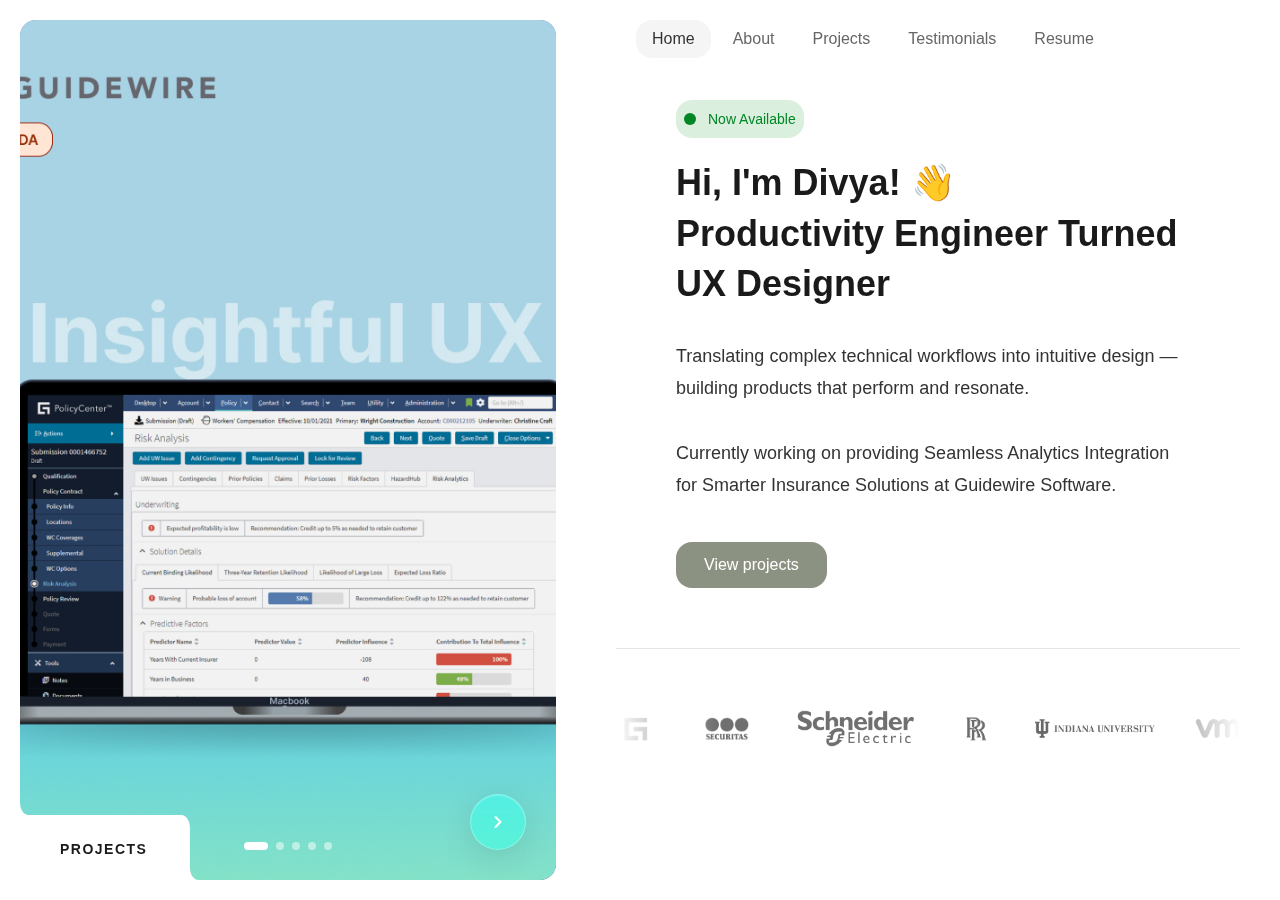
<file: index.html>
<!DOCTYPE html>
<html lang="en">
<head>
    <meta charset="UTF-8">
    <meta name="viewport" content="width=device-width, initial-scale=1.0">
    <title>Portfolio</title>
    <link rel="stylesheet" href="styles.css">
    <svg width="0" height="0" style="position: absolute;">
        <defs>
            <clipPath id="leftColumnShape" clipPathUnits="objectBoundingBox">
                <path d="M1 0.0904C1 0.0821 0.993 0.0755 0.984 0.0755H0.699C0.69 0.0755 0.683 0.0688 0.683 0.0606V0.0149C0.683 0.0067 0.676 0 0.667 0H0.016C0.0072 0 0 0.0067 0 0.0149V0.985C0 0.9933 0.0072 1 0.016 1H0.984C0.993 1 1 0.9933 1 0.985V0.0904Z" transform="rotate(180 0.5 0.5)"/>
            </clipPath>
        </defs>
    </svg>
</head>
<body>
    <div class="container">
        <!-- Left Column: Image Slider / Single Photo -->
        <div class="left-column">
            <div class="slider-container" id="sliderContainer">
                <div class="slider-wrapper">
                    <div class="slide active project-slide" data-project="0">
                        <img src="images/projects/project-1.jpg" alt="Project 1" id="profile-photo">
                        <div class="slide-overlay">
                            <p class="slide-hover-description">Designed and delivered cross-product UX solutions that turn predictive insights into meaningful, actionable experiences for Underwriters and Claim Adjusters
                            </p>
                        </div>
                    </div>
                    <div class="slide project-slide" data-project="1">
                        <img src="images/projects/Compare.jpg" alt="GW Compare: Platform Modernization">
                        <div class="slide-overlay">
                            <p class="slide-hover-description">Modernized a legacy analytics platform to improve user experience and increase adoption across enterprise insurance workflows.</p>
                        </div>
                    </div>
                    <div class="slide project-slide" data-project="2">
                        <img src="images/projects/security-hq.jpg" alt="Security HQ Project">
                        <div class="slide-overlay">
                            <p class="slide-hover-description">Advanced conversational interface to optimize business processes in the CX domain, leading to a 600% reduction in customer support requests.</p>
                        </div>
                    </div>
                    <div class="slide project-slide" data-project="3">
                        <img src="images/projects/project-2.jpg" alt="Project 2">
                        <div class="slide-overlay">
                            <p class="slide-hover-description">Positioning Schneider Electric in the Smart and Sustainable home market navigating the tricky balance of meeting the diverse needs of builders, homeowners, and busines.</p>
                        </div>
                    </div>
                    <div class="slide project-slide" data-project="4">
                        <img src="images/projects/project-3.jpg" alt="Project 3">
                        <div class="slide-overlay">
                            <p class="slide-hover-description">Leveraged 5G and spatial audio to create immersive basketball experiences, bringing the game's energy to life for visually impaired fans.</p>
                        </div>
                    </div>
                </div>
                <button class="slider-next-btn" id="sliderNextBtn" aria-label="Next slide">
                    <svg width="20" height="20" viewBox="0 0 20 20" fill="none" xmlns="http://www.w3.org/2000/svg">
                        <path d="M7.5 15L12.5 10L7.5 5" stroke="currentColor" stroke-width="2" stroke-linecap="round" stroke-linejoin="round"/>
                    </svg>
                </button>
                <div class="slider-indicators">
                    <span class="indicator active" data-slide="0"></span>
                    <span class="indicator" data-slide="1"></span>
                    <span class="indicator" data-slide="2"></span>
                    <span class="indicator" data-slide="3"></span>
                </div>
            </div>
            <div class="single-photo-container" id="singlePhotoContainer" style="display: none;">
                <div class="featured-badge-projects" id="featuredBadge" style="display: none;">
                    <svg width="16" height="16" viewBox="0 0 16 16" fill="none" xmlns="http://www.w3.org/2000/svg">
                        <circle cx="8" cy="8" r="7.5" fill="none" stroke="white" stroke-width="1"/>
                        <path d="M8 2.5 L9.236 5.764 L12.5 7 L9.236 8.236 L8 11.5 L6.764 8.236 L3.5 7 L6.764 5.764 Z" fill="none" stroke="white" stroke-width="1.2" stroke-linejoin="miter" stroke-linecap="square"/>
                    </svg>
                    <span>Featured</span>
                </div>
                <img src="images/about-photo.jpg" alt="About Photo" id="singlePhotoImage">
                <div class="slide-overlay" id="singlePhotoOverlay" style="display: none;">
                    <p class="slide-hover-description" id="singlePhotoDescription"></p>
                </div>
            </div>
            <div class="projects-slider-container" id="projectsSliderContainer" style="display: none;">
                <div class="projects-slider-wrapper">
                    <div class="projects-slide active" data-project-index="0" data-project-image="images/projects/project-1.jpg" data-project-description="Designed and delivered cross-product UX solutions that turn predictive insights into meaningful, actionable experiences for Underwriters and Claim Adjusters" data-project-featured="true">
                        <img src="images/projects/project-1.jpg" alt="Insightful UX">
                        <div class="slide-overlay">
                            <p class="slide-hover-description">Designed and delivered cross-product UX solutions that turn predictive insights into meaningful, actionable experiences for Underwriters and Claim Adjusters</p>
                        </div>
                    </div>
                    <div class="projects-slide" data-project-index="1" data-project-image="images/projects/Compare.jpg" data-project-description="Modernized a legacy analytics platform to improve user experience and increase adoption across enterprise insurance workflows." data-project-featured="false">
                        <img src="images/projects/Compare.jpg" alt="GW Compare: Platform Modernization">
                        <div class="slide-overlay">
                            <p class="slide-hover-description">Modernized a legacy analytics platform to improve user experience and increase adoption across enterprise insurance workflows.</p>
                        </div>
                    </div>
                    <div class="projects-slide" data-project-index="2" data-project-image="images/projects/security-hq.jpg" data-project-description="Advanced conversational interface to optimize business processes in the CX domain, leading to a 600% reduction in customer support requests." data-project-featured="false">
                        <img src="images/projects/security-hq.jpg" alt="SecuRita Chatbot">
                        <div class="slide-overlay">
                            <p class="slide-hover-description">Advanced conversational interface to optimize business processes in the CX domain, leading to a 600% reduction in customer support requests.</p>
                        </div>
                    </div>
                    <div class="projects-slide" data-project-index="3" data-project-image="images/projects/project-2.jpg" data-project-description="Positioning Schneider Electric in the Smart and Sustainable home market navigating the tricky balance of meeting the diverse needs of builders, homeowners, and busines." data-project-featured="false">
                        <img src="images/projects/project-2.jpg" alt="Smart BundleUp">
                        <div class="slide-overlay">
                            <p class="slide-hover-description">Positioning Schneider Electric in the Smart and Sustainable home market navigating the tricky balance of meeting the diverse needs of builders, homeowners, and busines.</p>
                        </div>
                    </div>
                    <div class="projects-slide" data-project-index="4" data-project-image="images/projects/project-3.jpg" data-project-description="Leveraged 5G and spatial audio to create immersive basketball experiences, bringing the game's energy to life for visually impaired fans." data-project-featured="false">
                        <img src="images/projects/project-3.jpg" alt="What the ball hears">
                        <div class="slide-overlay">
                            <p class="slide-hover-description">Leveraged 5G and spatial audio to create immersive basketball experiences, bringing the game's energy to life for visually impaired fans.</p>
                        </div>
                    </div>
                </div>
                <div class="featured-badge-projects" id="projectsFeaturedBadge" style="display: none;">
                    <svg width="16" height="16" viewBox="0 0 16 16" fill="none" xmlns="http://www.w3.org/2000/svg">
                        <circle cx="8" cy="8" r="7.5" fill="none" stroke="white" stroke-width="1"/>
                        <path d="M8 2.5 L9.236 5.764 L12.5 7 L9.236 8.236 L8 11.5 L6.764 8.236 L3.5 7 L6.764 5.764 Z" fill="none" stroke="white" stroke-width="1.2" stroke-linejoin="miter" stroke-linecap="square"/>
                    </svg>
                    <span>Featured</span>
                </div>
                <div class="slider-indicators">
                    <span class="indicator active" data-slide="0"></span>
                    <span class="indicator" data-slide="1"></span>
                    <span class="indicator" data-slide="2"></span>
                    <span class="indicator" data-slide="3"></span>
                </div>
            </div>
            <div class="testimonial-slider-container" id="testimonialSliderContainer" style="display: none;">
                <div class="testimonial-slider-wrapper">
                    <div class="testimonial-slide active" data-testimonial="0">
                        <img src="images/testimonials/jennifer-fisher.jpg" alt="Jennifer Fisher">
                    </div>
                    <div class="testimonial-slide" data-testimonial="1">
                        <img src="images/testimonials/priyanjali-mittal.jpg" alt="Priyanjali Mittal">
                    </div>
                    <div class="testimonial-slide" data-testimonial="2">
                        <img src="images/testimonials/andrii-khmelkov.jpg" alt="Andrii Khmelkov">
                    </div>
                </div>
                <button class="slider-next-btn" id="testimonialSliderNextBtn" aria-label="Next testimonial">
                    <svg width="20" height="20" viewBox="0 0 20 20" fill="none" xmlns="http://www.w3.org/2000/svg">
                        <path d="M7.5 15L12.5 10L7.5 5" stroke="currentColor" stroke-width="2" stroke-linecap="round" stroke-linejoin="round"/>
                    </svg>
                </button>
                <div class="slider-indicators">
                    <span class="indicator active" data-slide="0"></span>
                    <span class="indicator" data-slide="1"></span>
                    <span class="indicator" data-slide="2"></span>
                </div>
            </div>
        </div>
            <div class="selected-projects-label">Projects</div>

        <!-- Right Column: Content -->
        <div class="right-column">
            <!-- Navigation Tabs -->
            <nav class="tabs">
                <button class="tab-button active" data-tab="home">Home</button>
                <button class="tab-button" data-tab="about">About</button>
                <button class="tab-button" data-tab="projects">Projects</button>
                <button class="tab-button" data-tab="testimonials">Testimonials</button>
                <button class="tab-button" data-tab="resume">Resume</button>
            </nav>

            <!-- Tab Content -->
            <div class="tab-content">
                <!-- Home Tab -->
                <div class="tab-pane active" id="home">
                    <div class="content-section">
                        <div class="availability-badge">
                            <span class="badge-dot"></span>
                            <span class="badge-text">Now Available</span>
                        </div>
                        <h1 class="headline">
                            <span class="headline-main">Hi, I'm Divya! 👋
                            <br>Productivity Engineer Turned UX Designer</span>
                        </h1>
                        <p class="description">
                            Translating complex technical workflows into intuitive design — building products that perform and resonate. <br/>

                            <br/>Currently working on providing Seamless Analytics Integration for Smarter Insurance Solutions at Guidewire Software.
                        </p>
                        <button class="cta-button" id="viewProjectsBtn">View projects</button>
                    </div>
                    
                    <!-- Company Logos Section -->
                    <div class="companies-section">
                        <div class="companies-wrapper">
                            <div class="companies-scroll companies-scroll-1">
                                <div class="company-logo">
                                    <img src="images/companies/company1.png" alt="Company 1">
                                </div>
                                <div class="company-logo">
                                    <img src="images/companies/company2.png" alt="Company 2">
                                </div>
                                <div class="company-logo">
                                    <img src="images/companies/company3.png" alt="Company 3">
                                </div>
                                <div class="company-logo">
                                    <img src="images/companies/company4.png" alt="Company 4">
                                </div>
                                <div class="company-logo">
                                    <img src="images/companies/company5.png" alt="Company 5">
                                </div>
                                <div class="company-logo">
                                    <img src="images/companies/company6.png" alt="Company 6">
                                </div>
                                <div class="company-logo">
                                    <img src="images/companies/company7.png" alt="Company 7">
                                </div>
                            </div>
                            <div class="companies-scroll companies-scroll-2" aria-hidden="true">
                                <div class="company-logo">
                                    <img src="images/companies/company1.png" alt="Company 1">
                                </div>
                                <div class="company-logo">
                                    <img src="images/companies/company2.png" alt="Company 2">
                                </div>
                                <div class="company-logo">
                                    <img src="images/companies/company3.png" alt="Company 3">
                                </div>
                                <div class="company-logo">
                                    <img src="images/companies/company4.png" alt="Company 4">
                                </div>
                                <div class="company-logo">
                                    <img src="images/companies/company5.png" alt="Company 5">
                                </div>
                                <div class="company-logo">
                                    <img src="images/companies/company6.png" alt="Company 6">
                                </div>
                                <div class="company-logo">
                                    <img src="images/companies/company7.png" alt="Company 7">
                                </div>
                            </div>
                        </div>
                    </div>
                </div>

                <!-- About Tab -->
                <div class="tab-pane" id="about">
                    <div class="about-content">
                        <!-- A Little About Me -->
                        <section class="about-section">
                            <h2 class="about-heading">A Little About Me</h2>
                            <p class="about-text">
                               Hi! I am Divya, UX Designer currently based in San Jose, CA. I'm a developer-turned-designer with a passion for <span class="highlight">problem-solving</span> through both code and design. Currently working as a UX Designer at Guidewire Software, where I focus on leveraging user experience principles to design solutions that enhance clarity, efficiency, and effectiveness for users navigating <span class="highlight">complex insurance workflows for Enterprise Data-Driven Products at Guidewire</span>.
                            </p>
                        </section>

                        <!-- My Design Values -->
                        <section class="about-section">
                            <h2 class="about-heading">My Design Values</h2>
                            <div class="design-values">
                                <div class="design-value-item">
                                    <div class="value-header">
                                        <div class="value-title-group">
                                            <span class="value-number">01</span>
                                            <span class="value-text">Solve, Do Not Bandaid</span>
                                        </div>
                                        <svg class="value-chevron" width="20" height="20" viewBox="0 0 20 20" fill="none" xmlns="http://www.w3.org/2000/svg">
                                            <path d="M5 7.5L10 12.5L15 7.5" stroke="currentColor" stroke-width="2" stroke-linecap="round" stroke-linejoin="round"/>
                                        </svg>
                                    </div>
                                    <div class="value-content">
                                        <p class="value-description">Emphasizing that addressing issues thoroughly and thoughtfully is ultimately more efficient than relying on quick fixes, which may accumulate UX debt over time</p>
                                    </div>
                                    <div class="value-divider"></div>
                                </div>
                                <div class="design-value-item">
                                    <div class="value-header">
                                        <div class="value-title-group">
                                            <span class="value-number">02</span>
                                            <span class="value-text">Balancing All Needs</span>
                                        </div>
                                        <svg class="value-chevron" width="20" height="20" viewBox="0 0 20 20" fill="none" xmlns="http://www.w3.org/2000/svg">
                                            <path d="M5 7.5L10 12.5L15 7.5" stroke="currentColor" stroke-width="2" stroke-linecap="round" stroke-linejoin="round"/>
                                        </svg>
                                    </div>
                                    <div class="value-content">
                                        <p class="value-description">Creating product designs that align with the needs of three essential entities: your company, the business clients you sell products to, and the end users who interact with the product.</p>
                                    </div>
                                    <div class="value-divider"></div>
                                </div>
                                <div class="design-value-item">
                                    <div class="value-header">
                                        <div class="value-title-group">
                                            <span class="value-number">03</span>
                                            <span class="value-text">Autonomy in Design</span>
                                        </div>
                                        <svg class="value-chevron" width="20" height="20" viewBox="0 0 20 20" fill="none" xmlns="http://www.w3.org/2000/svg">
                                            <path d="M5 7.5L10 12.5L15 7.5" stroke="currentColor" stroke-width="2" stroke-linecap="round" stroke-linejoin="round"/>
                                        </svg>
                                    </div>
                                    <div class="value-content">
                                        <p class="value-description">Empowering users to make informed decisions by providing assistance and guidance to users in a way that doesn't disrupt their natural workflow or force them into decisions.</p>
                                    </div>
                                    <div class="value-divider"></div>
                                </div>
                            </div>
                        </section>

                        <!-- Outside of work -->
                        <section class="about-section">
                            <h2 class="about-heading">Outside of work, I enjoy</h2>
                            <div class="happiness-images">
                                <div class="happiness-image">
                                    <img src="images/happiness/concert.jpg" alt="Concert">
                                </div>
                                <div class="happiness-image">
                                    <img src="images/happiness/travel.jpg" alt="Travel">
                                </div>
                                <div class="happiness-image">
                                    <img src="images/happiness/food.jpg" alt="Food">
                                </div>
                            </div>
                        </section>
                    </div>
                </div>

                <!-- Projects Tab -->
                <div class="tab-pane" id="projects">
                    <div class="projects-header">
                        <h2 class="projects-heading">Featured work</h2>
                        <p class="projects-tagline">Explore my design journey through selected case studies.</p>
                    </div>
                    <div class="projects-scroll-container">
                        <div class="project-row" data-project-index="0" data-project-image="images/projects/project-1.jpg" data-project-description="Designed and delivered cross-product UX solutions that turn predictive insights into meaningful, actionable experiences for Underwriters and Claim Adjusters" data-project-featured="true">
                            <div class="project-name">
                                <span>Insightful UX</span>
                                <svg class="project-star" width="16" height="16" viewBox="0 0 16 16" xmlns="http://www.w3.org/2000/svg">
                                    <circle cx="8" cy="8" r="7.5" fill="#B8D4E8" stroke="#8BB5D6" stroke-width="0.5"/>
                                    <path d="M8 2.5 L9.236 5.764 L12.5 7 L9.236 8.236 L8 11.5 L6.764 8.236 L3.5 7 L6.764 5.764 Z" fill="none" stroke="#8BB5D6" stroke-width="1.2" stroke-linejoin="miter" stroke-linecap="square"/>
                                </svg>
                            </div>
                            <div class="project-type">Enterprise UX<span class="nda-tag">NDA</span></div>
                            <div class="project-year">2024</div>
                            <div class="project-arrow">→</div>
                        </div>
                        <div class="project-row" data-project-index="1" data-project-image="images/projects/Compare.jpg" data-project-description="Modernized a legacy analytics platform to improve user experience and increase adoption across enterprise insurance workflows." data-project-featured="false">
                            <div class="project-name">
                                <span>GW Compare: Platform Modernization</span>
                            </div>
                            <div class="project-type">Enterprise UX<span class="nda-tag">NDA</span></div>
                            <div class="project-year">2024</div>
                            <div class="project-arrow">→</div>
                        </div>
                        <div class="project-row" data-project-index="2" data-project-image="images/projects/security-hq.jpg" data-project-description="Advanced conversational interface to optimize business processes in the CX domain, leading to a 600% reduction in customer support requests." data-project-featured="false">
                            <div class="project-name">
                                <span>SecuRita Chatbot</span>
                            </div>
                            <div class="project-type">Conversational Interface</div>
                            <div class="project-year">2022</div>
                            <div class="project-arrow">→</div>
                        </div>
                        <div class="project-row" data-project-index="3" data-project-image="images/projects/project-2.jpg" data-project-description="Positioning Schneider Electric in the Smart and Sustainable home market navigating the tricky balance of meeting the diverse needs of builders, homeowners, and busines." data-project-featured="false">
                            <div class="project-name">
                                <span>Smart BundleUp</span>
                            </div>
                            <div class="project-type">Strategy & Service Design</div>
                            <div class="project-year">2022</div>
                            <div class="project-arrow">→</div>
                        </div>
                        <div class="project-row" data-project-index="4" data-project-image="images/projects/project-3.jpg" data-project-description="Leveraged 5G and spatial audio to create immersive basketball experiences, bringing the game's energy to life for visually impaired fans." data-project-featured="false">
                            <div class="project-name">
                                <span>What the ball hears</span>
                            </div>
                            <div class="project-type">Accessible Sports UX</div>
                            <div class="project-year">2021</div>
                            <div class="project-arrow">→</div>
                        </div>
                    </div>
                </div>

                <!-- Testimonials Tab -->
                <div class="tab-pane" id="testimonials">
                    <div class="testimonials-content">
                        <div class="testimonial-card-container">
                            <div class="testimonial-card active" data-testimonial="0">
                                <div class="testimonial-quote-mark">"</div>
                                <div class="testimonial-card-content">
                                    <p class="testimonial-card-text">I was very impressed with the quality of her work, as well as her willingness to adapt to new information and refine designs based on feedback from stakeholders and developers. She demonstrated a fantastic set of design skills throughout the process, from initial requirements gathering through design execution and development support. She spearheaded an internal research project to get answers in service of a stronger design vision on her project, independently moderating interviews with representative end users and presenting a strong analysis. I attended with the intention of stepping in to help if needed only to find that Divya was a more than capable interviewer, getting to the heart of feedback with well considered questions and handling technical hiccups with grace.</p>
                                    <div class="testimonial-card-author">
                                        <div class="testimonial-card-name">Jennifer Fisher</div>
                                        <div class="testimonial-card-title">UX Architect - Guidewire Software</div>
                                    </div>
                                </div>
                            </div>
                            <div class="testimonial-card" data-testimonial="1" style="display: none;">
                                <div class="testimonial-quote-mark">"</div>
                                <div class="testimonial-card-content">
                                    <p class="testimonial-card-text">Divya and I have worked closely on several academic and professional projects during our MS-HCI course at IUPUI & at Guidewire Software. I have always been in awe of her capability to grasp concepts so quickly and come up with innovative solutions while brainstorming and problem-solving. She has a very strong hold on her UX Research skills and the data gathering has always been on point. She already was a very good full-stack engineer, but I've seen her grow as a UX researcher and Designer in the past two years too and I'm sure she'll prove to be an asset to any company she joins. I wish her good luck in all her future endeavors.</p>
                                    <div class="testimonial-card-author">
                                        <div class="testimonial-card-name">Priyanjali Mittal</div>
                                        <div class="testimonial-card-title">UX Designer - Guidewire Software</div>
                                    </div>
                                </div>
                            </div>
                            <div class="testimonial-card" data-testimonial="2" style="display: none;">
                                <div class="testimonial-quote-mark">"</div>
                                <div class="testimonial-card-content">
                                    <p class="testimonial-card-text">I had the pleasure of working directly with Divya for about 18 months at Guidewire, where we collaborated to build and successfully launch the GA version of Guidewire Analytics Manager. During this time, Divya proved to be a dedicated, intuitive, and insightful colleague with great attention to detail. If given the opportunity, I would gladly work with her again in a heartbeat.</p>
                                    <div class="testimonial-card-author">
                                        <div class="testimonial-card-name">Andrii Khmelkov</div>
                                        <div class="testimonial-card-title">Engineering Manager - Delos Insurance Solutions</div>
                                    </div>
                                </div>
                            </div>
                        </div>
                    </div>
                </div>

                <!-- Resume Tab -->
                <div class="tab-pane" id="resume">
                    <div class="content-section">
                        <h2>Resume</h2>
                        <p>Add your resume content here.</p>
                    </div>
                </div>
            </div>
        </div>
    </div>

    <script src="script.js"></script>
</body>
</html>
</file>
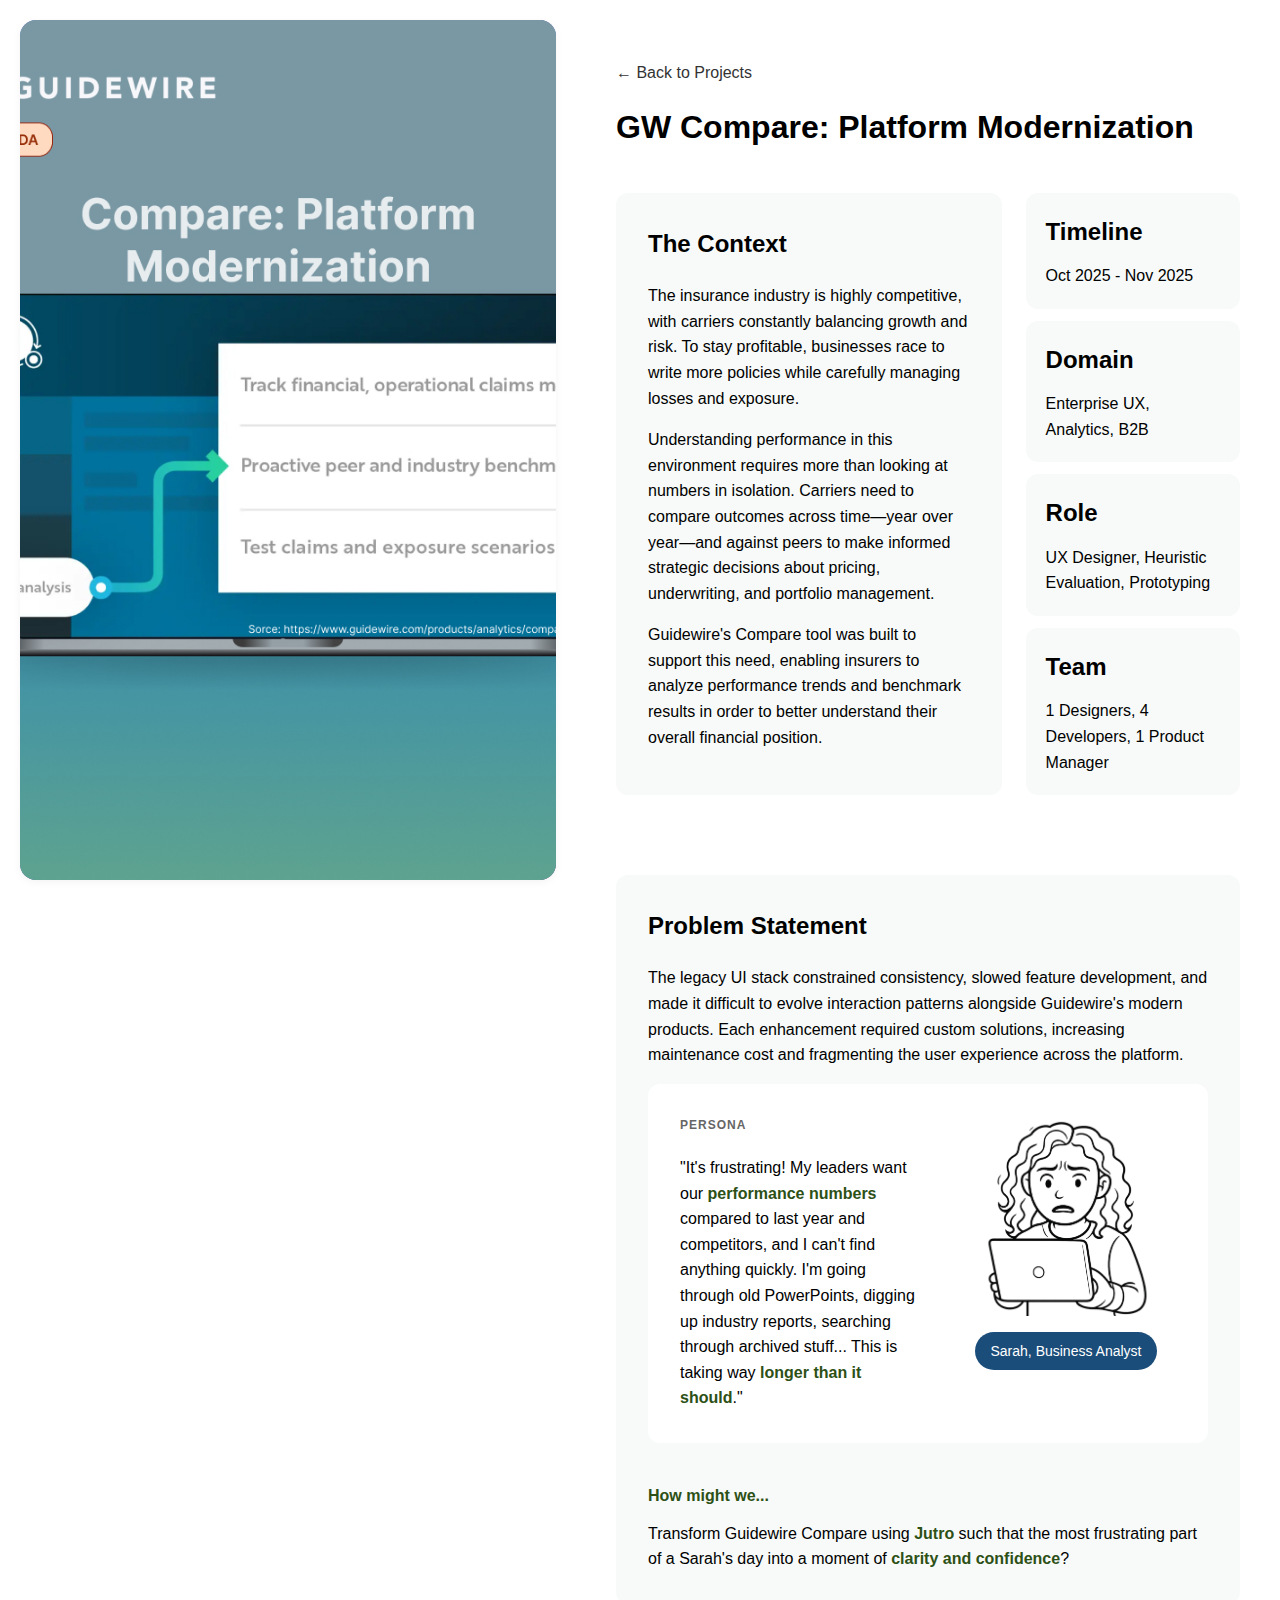
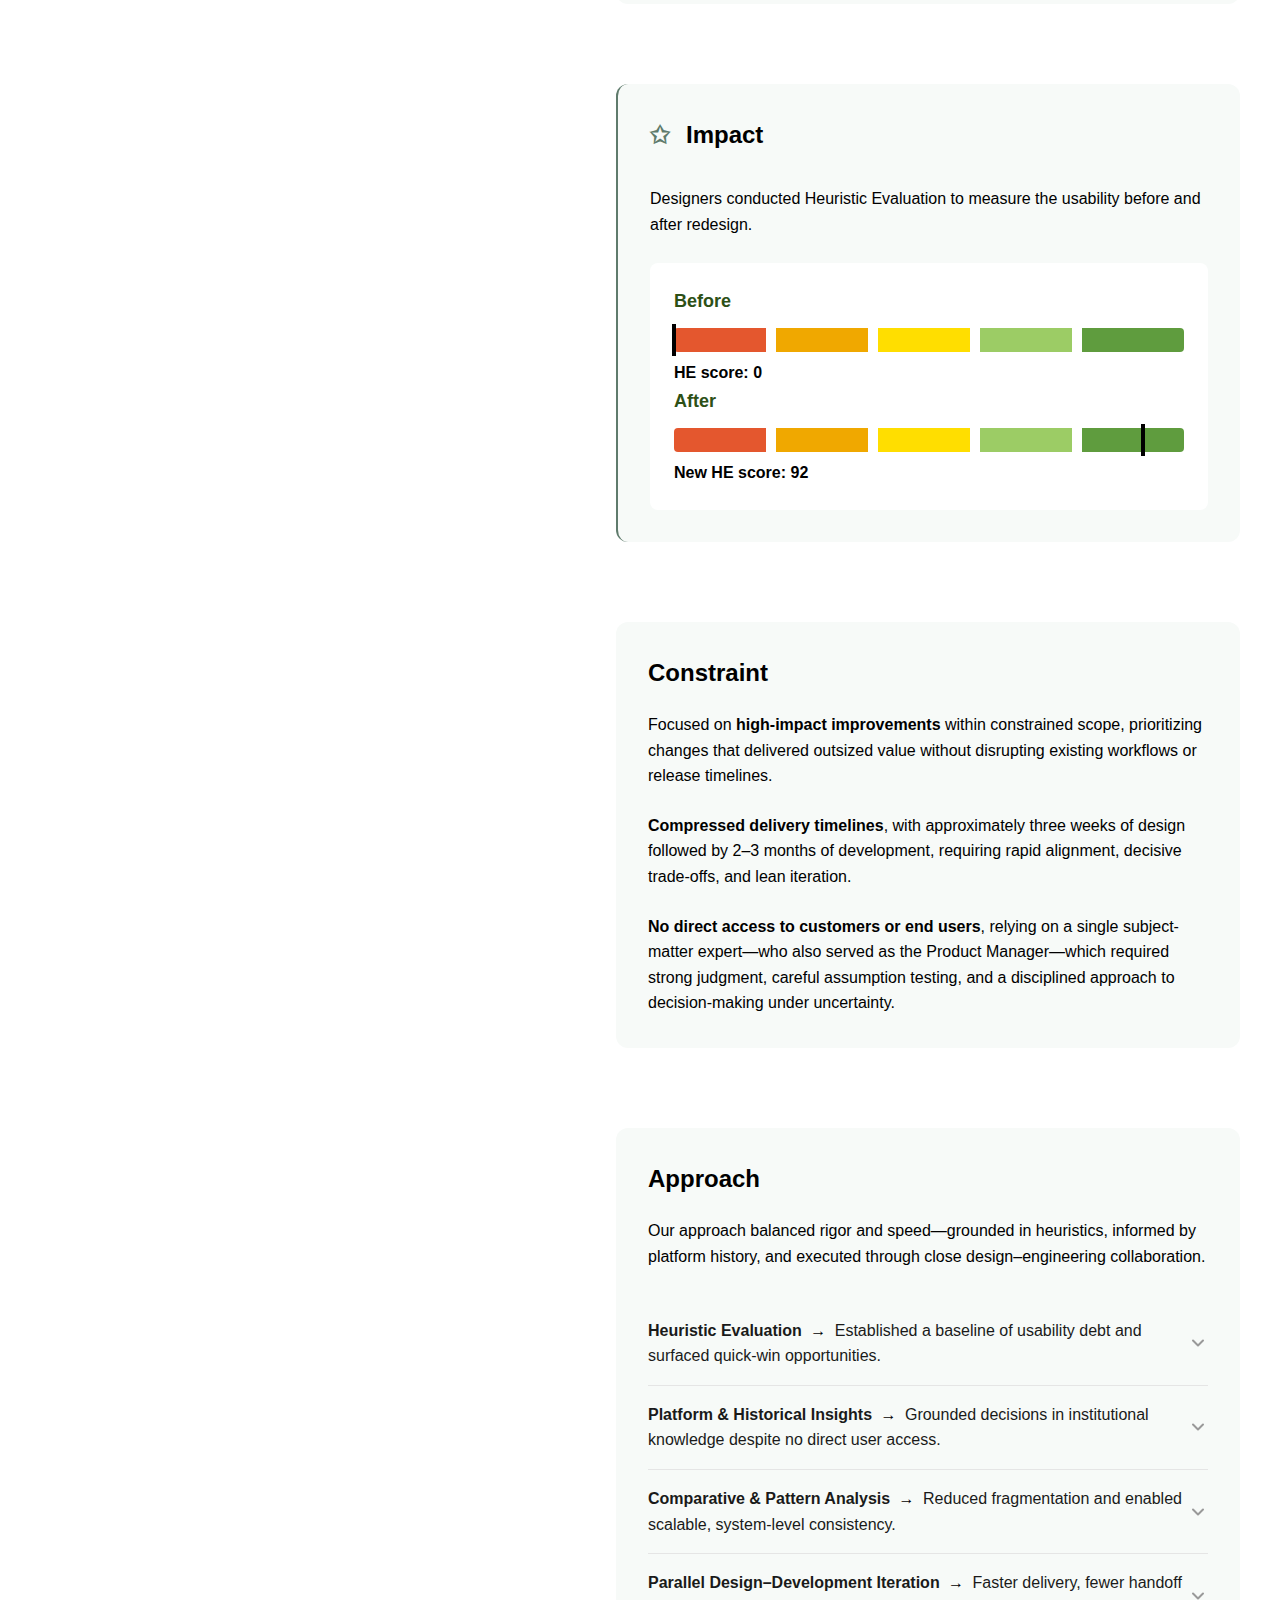
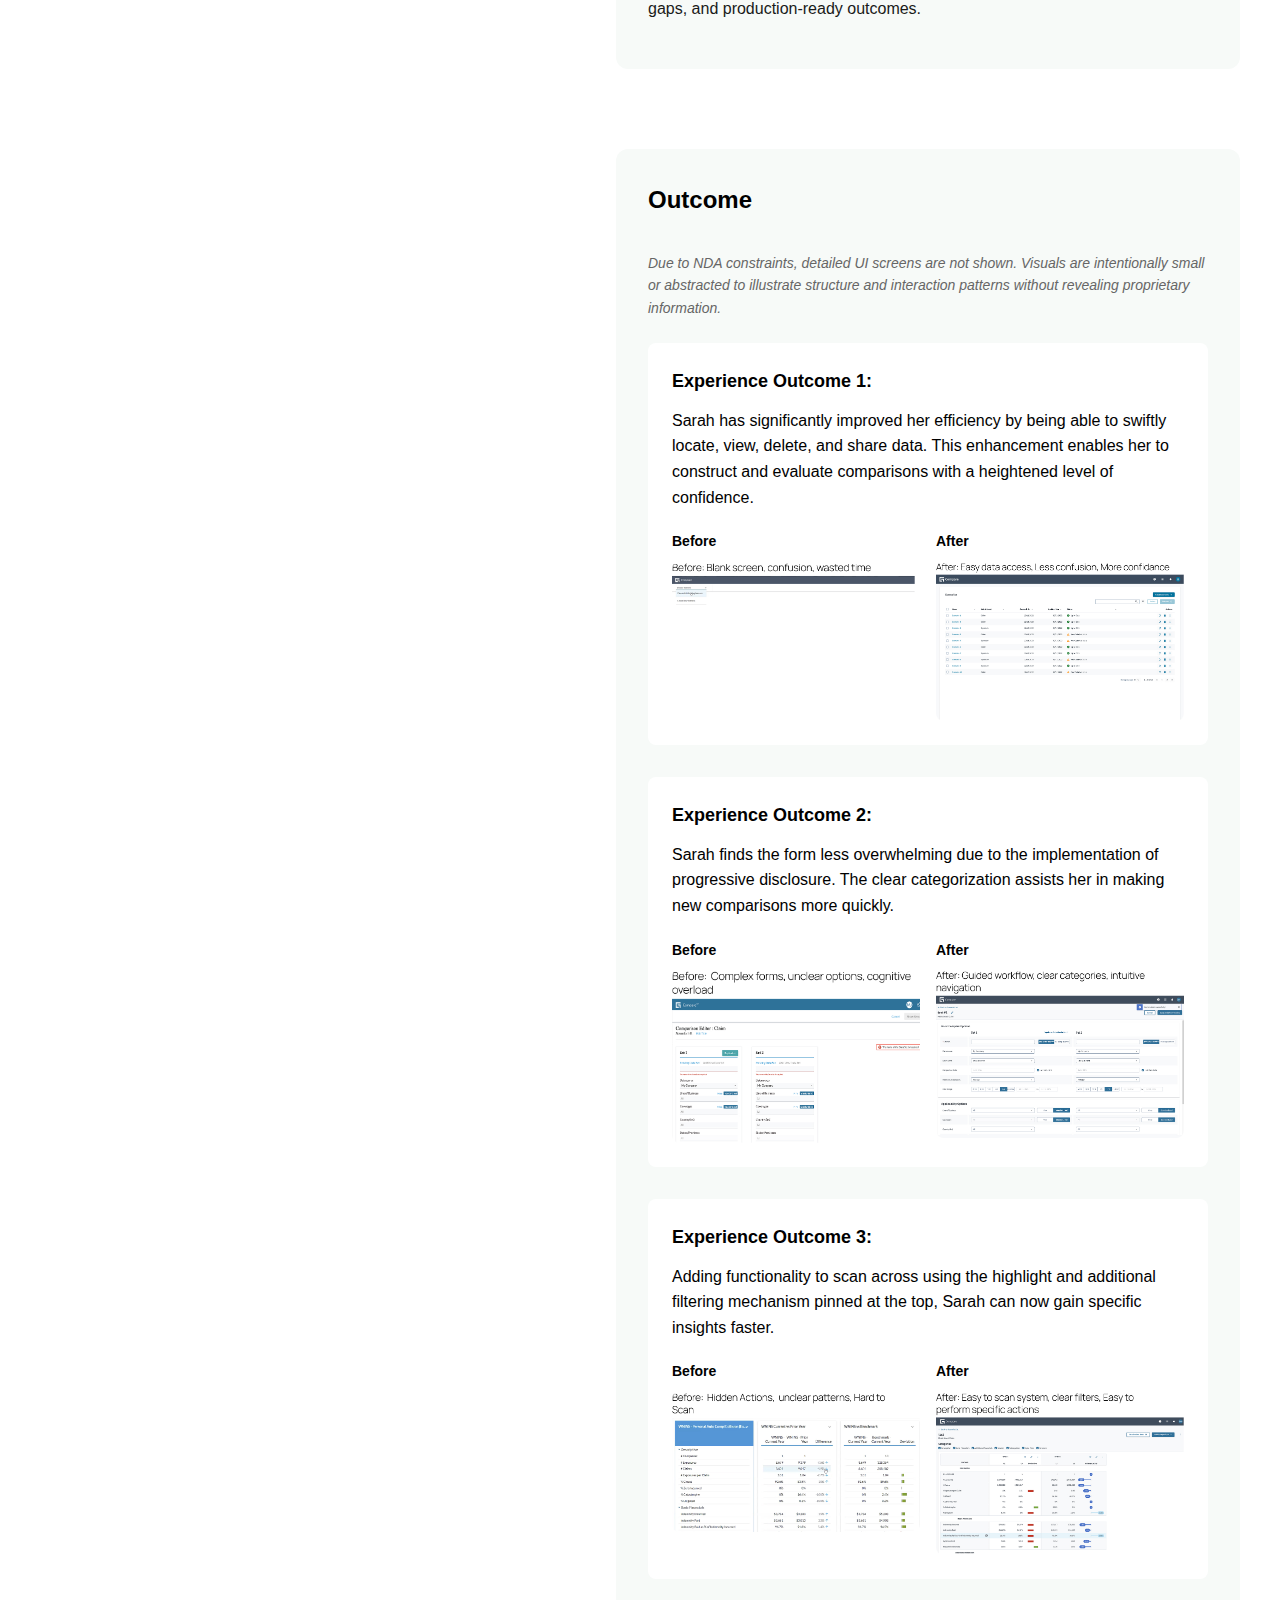
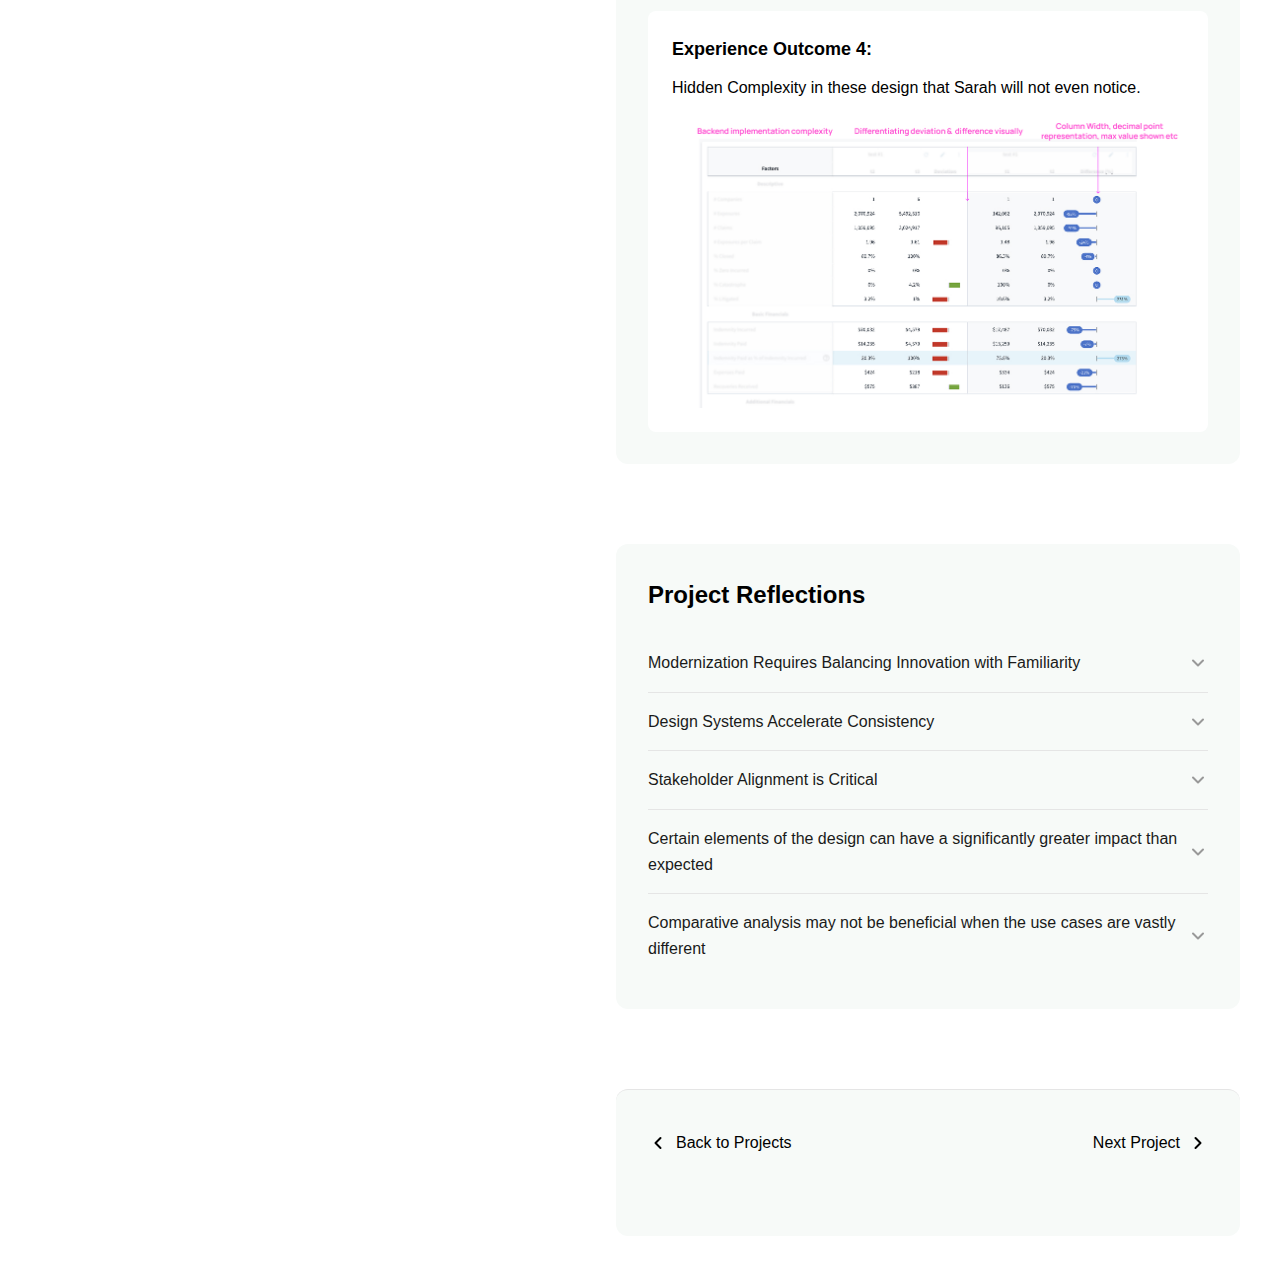
<file: projects/gw-compare.html>
<!DOCTYPE html>
<html lang="en">
<head>
    <meta charset="UTF-8">
    <meta name="viewport" content="width=device-width, initial-scale=1.0">
    <title>GW Compare: Platform Modernization - Project</title>
    <link rel="stylesheet" href="../styles.css">
    <style>
        .project-page-container {
            display: flex;
            min-height: 100vh;
            width: 100%;
            background: #ffffff;
        }

        .project-left-column {
            width: calc(45% - 40px);
            height: calc(100vh - 40px);
            margin: 20px;
            background: linear-gradient(135deg, #667eea 0%, #764ba2 100%);
            position: fixed;
            top: 0;
            left: 0;
            display: flex;
            align-items: center;
            justify-content: center;
            overflow: hidden;
            z-index: 1;
            border-radius: 16px;
            box-shadow: 0 2px 8px rgba(0, 0, 0, 0.05);
        }

        .project-left-column img {
            width: 100%;
            height: 100%;
            object-fit: cover;
        }

        .project-right-column {
            width: 55%;
            margin-left: 45%;
            background: #ffffff;
            padding: 20px 40px;
            padding-top: 60px;
            padding-bottom: 40px;
            display: flex;
            flex-direction: column;
            min-height: 100vh;
            overflow-y: auto;
            overflow-x: hidden;
            position: relative;
            z-index: 1;
            font-family: var(--font-family);
            font-size: var(--font-size-base);
            line-height: var(--line-height-base);
            color: var(--color-text);
        }

        .project-back-link {
            color: var(--color-text);
            text-decoration: none;
            font-size: 16px;
            font-weight: 500;
            margin-bottom: 16px;
            margin-top: 0;
            display: inline-block;
            transition: color 0.2s ease;
        }

        .project-back-link:hover {
            color: #2d5016;
        }

        .project-page-title {
            font-size: 32px;
            font-weight: 600;
            color: #000000;
            margin-bottom: 40px;
        }

        .project-content-wrapper {
            max-width: 1000px;
            width: 100%;
        }

        .project-section {
            margin-bottom: 80px;
        }

        .section-header {
            background: #000000;
            color: #ffffff;
            padding: 16px 24px;
            font-size: 24px;
            font-weight: 600;
            margin-bottom: 0;
        }

        .section-content {
            background: #ffffff;
            padding: 32px 24px;
            color: #000000;
        }

        /* Context Section with Side-by-Side Layout */
        .context-section-wrapper {
            display: flex;
            flex-direction: row;
            gap: 24px;
            margin-bottom: 80px;
        }

        .context-text-section {
            flex: 1.5;
            background: #F7FAF8;
            padding: 32px;
            border-radius: 12px;
        }

        .context-text-section h2 {
            font-size: 24px;
            font-weight: 600;
            color: #000000;
            margin-bottom: 20px;
        }

        .context-text-section p {
            font-size: 16px;
            line-height: 1.6;
            margin-bottom: 16px;
            color: #000000;
        }

        .context-text-section p:last-child {
            margin-bottom: 0;
        }

        .metadata-sections {
            flex: 1;
            display: flex;
            flex-direction: column;
            gap: 12px;
        }

        .metadata-section {
            background: #F7FAF8;
            padding: 20px;
            border-radius: 12px;
        }

        .metadata-section h3 {
            font-size: 24px;
            font-weight: 600;
            color: #000000;
            margin-bottom: 12px;
        }

        .metadata-section p {
            font-size: 16px;
            line-height: 1.6;
            color: #000000;
            margin: 0;
        }

        .comic-strip {
            display: grid;
            grid-template-columns: repeat(2, 1fr);
            gap: 8px;
            row-gap: 4px;
            margin: 0;
        }

        .comic-panel {
            display: flex;
            flex-direction: column;
            background: transparent;
            border: none;
            padding: 0;
        }

        .comic-illustration {
            width: 100%;
            min-height: 300px;
            background: transparent;
            display: flex;
            align-items: center;
            justify-content: center;
            overflow: hidden;
            flex: 1;
        }

        .comic-illustration img {
            width: 100%;
            height: 100%;
            object-fit: contain;
        }

        .problem-question {
            font-size: 24px;
            font-weight: 600;
            color: #000000;
            margin-top: 32px;
            line-height: 1.6;
        }

        /* Problem Statement section content background */
        #problem-statement .section-content {
            background: #F7FAF8;
            padding: 32px;
            border-radius: 12px;
        }

        #problem-statement .section-content h2 {
            font-size: 24px;
            font-weight: 600;
            color: #000000;
            margin-bottom: 20px;
        }

        #problem-statement .section-header {
            display: none;
        }

        /* Persona Card Styling */
        .persona-card {
            display: flex;
            gap: 40px;
            margin-bottom: 40px;
            padding: 32px;
            background: #ffffff;
            border-radius: 12px;
        }

        .persona-content {
            flex: 1;
        }

        .persona-header {
            font-size: 12px;
            font-weight: 600;
            color: var(--color-text-muted);
            text-transform: uppercase;
            letter-spacing: 1px;
            margin-bottom: 20px;
        }

        .persona-quote {
            font-size: 16px;
            line-height: 1.6;
            color: #000000;
            margin: 0;
        }

        .persona-quote strong {
            color: #2d5016;
            font-weight: 600;
        }

        .persona-image-container {
            flex: 0 0 220px;
            display: flex;
            flex-direction: column;
            align-items: center;
            justify-content: flex-start;
        }

        .persona-illustration {
            width: 100%;
            max-width: 200px;
            margin-bottom: 16px;
        }

        .persona-illustration img {
            width: 100%;
            height: auto;
            display: block;
        }

        .persona-tag {
            background: #1a4d7a;
            color: #ffffff;
            padding: 8px 16px;
            border-radius: 20px;
            font-size: 14px;
            font-weight: 500;
            text-align: center;
        }

        /* How might we and Constraints sections */
        .problem-subsection {
            margin-top: 32px;
        }

        .problem-subsection h3 {
            font-size: 16px;
            font-weight: 600;
            color: #2d5016;
            margin-bottom: 12px;
        }

        .problem-subsection p {
            font-size: 16px;
            line-height: 1.6;
            color: #000000;
            margin-bottom: 24px;
        }

        .problem-subsection p strong {
            color: #2d5016;
            font-weight: 600;
        }

        .constraints-list {
            list-style: none;
            padding: 0;
            margin: 0;
        }

        .constraints-list li {
            font-size: 16px;
            line-height: 1.6;
            color: var(--color-text-muted);
            margin-bottom: 12px;
            padding-left: 0;
            position: relative;
        }

        .constraints-list li:before {
            content: "•";
            color: var(--color-text-muted);
            margin-right: 8px;
        }

        .constraints-list li:last-child {
            margin-bottom: 0;
        }

        .section-content p {
            font-size: 16px;
            line-height: 1.6;
            margin-bottom: 16px;
        }

        .section-content p:last-child {
            margin-bottom: 0;
        }

        .section-content strong {
            font-weight: 600;
        }

        .star-icon {
            display: inline-block;
            margin-right: 8px;
            font-size: 20px;
        }

        /* Impact and Case Study Focus sections styling */
        .highlighted-section {
            background: #F7FAF8;
            border-left: 2px solid #5F7B6C;
            border-radius: 12px;
            padding: 32px;
            margin-bottom: 80px;
        }

        .highlighted-section h2 {
            font-size: 24px;
            font-weight: 600;
            color: #000000;
            margin-bottom: 16px;
            display: flex;
            align-items: center;
            gap: 8px;
        }

        .highlighted-section .star-icon {
            color: #5F7B6C;
            font-size: 24px;
            display: inline-block;
        }

        .highlighted-section p {
            font-size: 16px;
            line-height: 1.6;
            color: #000000;
            margin: 0;
        }

        /* Heuristic Evaluation Comparison */
        .he-comparison {
            margin-top: 32px;
        }

        .he-comparison-title {
            font-size: 16px;
            font-weight: 400;
            color: #2d5016;
            margin-bottom: 32px;
        }

        .he-comparison-container {
            display: flex;
            flex-direction: column;
            gap: 2px;
            background: #ffffff;
            padding: 24px;
            border-radius: 8px;
        }

        .he-section {
            width: 100%;
        }

        .he-label {
            font-size: 18px;
            font-weight: 600;
            color: #2d5016;
            margin-bottom: 12px;
        }

        .he-scale-bar {
            width: 100%;
            height: 24px;
            background: linear-gradient(to right, 
                #E4572E 0%, #E4572E 18%, 
                transparent 18%, transparent 20%,
                #F0A800 20%, #F0A800 38%,
                transparent 38%, transparent 40%,
                #FFDE00 40%, #FFDE00 58%,
                transparent 58%, transparent 60%,
                #9CCC65 60%, #9CCC65 78%,
                transparent 78%, transparent 80%,
                #5F9C3E 80%, #5F9C3E 100%);
            border-radius: 4px;
            position: relative;
            flex-shrink: 0;
            margin-bottom: 8px;
        }

        .he-indicator {
            position: absolute;
            top: 50%;
            transform: translate(-50%, -50%);
            width: 4px;
            height: 32px;
            background: #000000;
        }

        .he-indicator.before {
            left: 0%;
        }

        .he-indicator.after {
            left: 92%;
        }

        .he-score {
            font-size: 16px;
            font-weight: 600;
            color: #000000;
        }

        .constraint-list {
            list-style: none;
            padding: 0;
            margin: 0;
        }

        .constraint-list li {
            font-size: 16px;
            line-height: 1.6;
            margin-bottom: 20px;
            padding-left: 0;
        }

        .constraint-list li:last-child {
            margin-bottom: 0;
        }

        /* Constraint section styling */
        .constraint-section {
            background: #F7FAF8;
            border-radius: 12px;
            padding: 32px;
            margin-bottom: 80px;
        }

        .constraint-section h2 {
            font-size: 24px;
            font-weight: 600;
            color: #000000;
            margin-bottom: 20px;
        }

        .constraint-section p {
            font-size: 16px;
            line-height: 1.6;
            color: #000000;
            margin-bottom: 24px;
        }

        .constraint-section p:last-child {
            margin-bottom: 0;
        }

        .constraint-section strong {
            font-weight: 600;
        }

        /* Approach section styling */
        .approach-section {
            background: #F7FAF8;
            border-radius: 12px;
            padding: 32px;
            margin-bottom: 80px;
        }

        .approach-section h2 {
            font-size: 24px;
            font-weight: 600;
            color: #000000;
            margin-bottom: 20px;
        }

        .approach-intro {
            font-size: 16px;
            line-height: 1.6;
            color: #000000;
            margin-bottom: 32px;
            font-weight: 400;
        }

        .approach-content-wrapper {
            display: flex;
            flex-direction: column;
            gap: 40px;
            align-items: center;
        }

        .approach-analysis {
            width: 100%;
            max-width: 800px;
        }

        .approach-items {
            display: flex;
            flex-direction: column;
            gap: 0;
        }

        .approach-method {
            margin-bottom: 0;
            cursor: pointer;
        }

        .approach-header {
            display: flex;
            align-items: center;
            justify-content: space-between;
            padding: 16px 0;
            cursor: pointer;
            user-select: none;
            transition: color 0.3s ease;
        }

        .approach-header:hover {
            color: #1a1a1a;
        }

        .approach-header h3 {
            font-family: var(--font-family);
            font-size: 16px;
            font-weight: 600;
            color: #1a1a1a;
            margin: 0;
            line-height: 1.6;
            flex: 1;
        }

        .approach-header h3 .approach-arrow {
            font-weight: 400;
        }

        .approach-header h3 .approach-description {
            font-weight: 400;
        }

        .approach-arrow {
            color: #000000;
            margin: 0 4px;
        }

        .approach-chevron {
            width: 20px;
            height: 20px;
            color: #999;
            transition: transform 0.3s ease, color 0.3s ease;
            flex-shrink: 0;
        }

        .approach-method.active .approach-chevron {
            transform: rotate(180deg);
        }

        .approach-header:hover .approach-chevron {
            color: #1a1a1a;
        }

        .approach-content {
            max-height: 0;
            overflow: hidden;
            transition: max-height 0.3s ease, padding 0.3s ease;
            padding: 0;
        }

        .approach-method.active .approach-content {
            max-height: 1000px;
            padding: 16px 0;
        }

        .approach-content .what-label {
            font-size: 16px;
            font-weight: 600;
            color: #000000;
            margin-bottom: 12px;
        }

        .approach-content ul {
            list-style: none;
            padding: 0;
            margin: 0;
        }

        .approach-content li {
            font-size: 16px;
            line-height: 1.6;
            color: #000000;
            margin-bottom: 8px;
            padding-left: 20px;
            position: relative;
        }

        .approach-content li:before {
            content: "•";
            position: absolute;
            left: 0;
            color: #000000;
        }

        .approach-content li:last-child {
            margin-bottom: 0;
        }

        .approach-divider {
            height: 1px;
            background: #e5e5e5;
            margin: 0;
            border: none;
        }

        .approach-method:last-child .approach-divider {
            display: none;
        }



        .source-link {
            font-size: 12px;
            color: #2d5016;
            margin-bottom: 20px;
            display: block;
        }

        .source-link a {
            color: #2d5016;
            text-decoration: none;
        }

        .source-link a:hover {
            text-decoration: underline;
        }

        .outcome-screenshot {
            margin-top: 20px;
            border-radius: 8px;
            overflow: hidden;
            box-shadow: 0 4px 16px rgba(0, 0, 0, 0.1);
            position: relative;
            width: 100%;
        }

        .outcome-screenshot img {
            width: 100%;
            height: auto;
            display: block;
        }

        .outcome-screenshot video {
            width: 100%;
            height: auto;
            display: block;
            border-radius: 8px;
        }

        .outcome-screenshot .sl-embed {
            width: 100% !important;
            max-width: 100%;
        }

        .outcome-screenshot iframe.sl-demo {
            width: 100% !important;
            height: 100% !important;
        }

        /* Outcome section styling */
        .outcome-section {
            background: #F7FAF8;
            border-radius: 12px;
            padding: 32px;
            margin-bottom: 80px;
        }

        .outcome-section h2 {
            font-size: 24px;
            font-weight: 600;
            color: #000000;
            margin-bottom: 32px;
        }

        .outcome-items {
            display: flex;
            flex-direction: column;
            gap: 32px;
        }

        .outcome-item {
            background: #ffffff;
            border-radius: 8px;
            padding: 24px;
        }

        .outcome-item h3 {
            font-size: 18px;
            font-weight: 600;
            color: #000000;
            margin-bottom: 12px;
        }

        .outcome-item p {
            font-size: 16px;
            line-height: 1.6;
            color: #000000;
            margin: 0 0 20px 0;
        }

        .outcome-item p:last-of-type {
            margin-bottom: 0;
        }

        .outcome-disclaimer {
            font-size: 14px;
            line-height: 1.6;
            color: var(--color-text-muted);
            font-style: italic;
            margin-top: 0;
            margin-bottom: 24px;
            padding: 0;
        }

        .outcome-images {
            display: grid;
            grid-template-columns: 1fr 1fr;
            gap: 16px;
            margin-top: 20px;
        }

        .outcome-image-container {
            display: flex;
            flex-direction: column;
        }

        .outcome-image-label {
            font-size: 14px;
            font-weight: 600;
            color: #000000;
            margin-bottom: 8px;
        }

        .outcome-image-wrapper {
            overflow: hidden;
            border-radius: 8px;
        }

        .outcome-image-container img {
            width: 100%;
            height: auto;
            border-radius: 8px;
            display: block;
            transition: transform 0.3s ease;
        }

        .outcome-image-container:hover img {
            transform: scale(1.1);
        }

        .outcome-item:last-child .outcome-images {
            display: block;
            grid-template-columns: 1fr;
        }

        .outcome-item:last-child .outcome-image-container {
            width: 100%;
            max-width: 100%;
        }

        .outcome-item:last-child .outcome-image-wrapper {
            width: 100%;
            max-width: 100%;
        }

        .outcome-item:last-child .outcome-image-wrapper img {
            width: 100%;
            max-width: 100%;
        }

        .outcome-quote {
            font-size: 24px;
            font-weight: 500;
            font-style: italic;
            color: #000000;
            margin: 20px 0;
            padding: 0;
            line-height: 1.5;
        }

        /* Project Reflections section styling - matching sections above */
        .reflections-section {
            background: #F7FAF8;
            padding: 32px;
            border-radius: 12px;
            margin-bottom: 80px;
        }

        .reflections-section h2 {
            font-family: var(--font-family);
            font-size: 24px;
            font-weight: 600;
            color: #000000;
            text-align: left;
            margin-bottom: 20px;
        }

        .reflection-items {
            display: flex;
            flex-direction: column;
            gap: 0;
        }

        .reflection-item {
            margin-bottom: 0;
        }

        .reflection-header {
            display: flex;
            align-items: center;
            justify-content: space-between;
            padding: 16px 0;
            cursor: pointer;
            user-select: none;
            -webkit-user-select: none;
        }

        .reflection-header h3 {
            font-family: var(--font-family);
            font-size: 16px;
            font-weight: 500;
            color: #1a1a1a;
            margin: 0;
            transition: color 0.3s ease;
        }

        .reflection-chevron {
            color: #999;
            transition: transform 0.3s ease, color 0.3s ease;
            flex-shrink: 0;
        }

        .reflection-item.active .reflection-chevron {
            transform: rotate(180deg);
        }

        .reflection-header:hover .reflection-chevron {
            color: #1a1a1a;
        }

        .reflection-content {
            max-height: 0;
            overflow: hidden;
            transition: max-height 0.3s ease, padding 0.3s ease;
            padding: 0;
        }

        .reflection-item.active .reflection-content {
            max-height: 500px;
            padding: 16px 0;
        }

        .reflection-content p {
            font-family: var(--font-family);
            font-size: 16px;
            line-height: 1.8;
            color: var(--color-text-muted);
            margin: 0;
            transition: color 0.3s ease;
        }

        .reflection-content ul {
            font-family: var(--font-family);
            font-size: 16px;
            line-height: 1.8;
            color: var(--color-text-muted);
            margin: 16px 0;
            padding-left: 24px;
        }

        .reflection-content li {
            margin-bottom: 8px;
        }

        .reflection-content li:last-child {
            margin-bottom: 0;
        }

        .reflection-divider {
            height: 1px;
            background: #e5e5e5;
            width: 100%;
        }

        .reflection-item:last-child .reflection-divider {
            display: none;
        }

        /* Case Study Navigation */
        .case-study-navigation {
            display: flex;
            justify-content: space-between;
            align-items: center;
            margin-top: 80px;
            padding: 40px 32px;
            padding-bottom: 80px;
            border-top: 1px solid #e5e5e5;
            background: #F7FAF8;
            border-radius: 12px;
            margin-bottom: 0;
        }

        .nav-link {
            display: flex;
            align-items: center;
            gap: 8px;
            color: #000000;
            text-decoration: none;
            font-size: 16px;
            font-weight: 500;
            transition: color 0.2s ease;
        }

        .nav-link:hover {
            color: #2d5016;
        }

        .nav-link.prev {
            flex-direction: row;
        }

        .nav-link.next {
            flex-direction: row-reverse;
        }

        .nav-link svg {
            width: 20px;
            height: 20px;
        }
    </style>
</head>
<body>
    <div class="project-page-container">
        <!-- Left Column: Project Image -->
        <div class="project-left-column">
            <img src="../images/projects/Compare.jpg" alt="GW Compare: Platform Modernization">
        </div>

        <!-- Right Column: Project Content -->
        <div class="project-right-column">
            <a href="../index.html#projects" class="project-back-link">← Back to Projects</a>
            <h1 class="project-page-title">GW Compare: Platform Modernization</h1>
            
            <div class="project-content-wrapper">
                <!-- Context and Metadata Sections (Side by Side) -->
                <div class="context-section-wrapper">
                    <!-- Left Column: Context -->
                    <div class="context-text-section">
                        <h2>The Context</h2>
                        <p>The insurance industry is highly competitive, with carriers constantly balancing growth and risk. To stay profitable, businesses race to write more policies while carefully managing losses and exposure.</p>
                        <p>Understanding performance in this environment requires more than looking at numbers in isolation. Carriers need to compare outcomes across time—year over year—and against peers to make informed strategic decisions about pricing, underwriting, and portfolio management.</p>
                        <p>Guidewire's Compare tool was built to support this need, enabling insurers to analyze performance trends and benchmark results in order to better understand their overall financial position.</p>
                    </div>

                    <!-- Right Column: Metadata Sections -->
                    <div class="metadata-sections">
                        <div class="metadata-section">
                            <h3>Timeline</h3>
                            <p>Oct 2025 - Nov 2025</p>
                        </div>
                        <div class="metadata-section">
                            <h3>Domain</h3>
                            <p>Enterprise UX, Analytics, B2B</p>
                        </div>
                        <div class="metadata-section">
                            <h3>Role</h3>
                            <p>UX Designer, Heuristic Evaluation, Prototyping</p>
                        </div>
                        <div class="metadata-section">
                            <h3>Team</h3>
                            <p>1 Designers, 4 Developers, 1 Product Manager</p>
                        </div>
                    </div>
                </div>

                <!-- Problem Statement Section -->
                <section class="project-section" id="problem-statement">
                    <div class="section-content">
                        <h2>Problem Statement</h2>
                        <p>The legacy UI stack constrained consistency, slowed feature development, and made it difficult to evolve interaction patterns alongside Guidewire's modern products. Each enhancement required custom solutions, increasing maintenance cost and fragmenting the user experience across the platform.</p>
                        
                        <!-- Persona Card -->
                        <div class="persona-card">
                            <div class="persona-content">
                                <div class="persona-header">PERSONA</div>
                                <p class="persona-quote">"It's frustrating! My leaders want our <strong>performance numbers</strong> compared to last year and competitors, and I can't find anything quickly. I'm going through old PowerPoints, digging up industry reports, searching through archived stuff... This is taking way <strong>longer than it should</strong>."</p>
                            </div>
                            <div class="persona-image-container">
                                <div class="persona-illustration">
                                    <img src="../images/persona/sarah-business-analyst.jpg" alt="Sarah, Business Analyst">
                                </div>
                                <div class="persona-tag">Sarah, Business Analyst</div>
                            </div>
                        </div>

                        <!-- How might we and Constraints -->
                        <div class="problem-subsection">
                            <h3>How might we...</h3>
                            <p>Transform Guidewire Compare using <strong>Jutro</strong> such that the most frustrating part of a Sarah's day into a moment of <strong>clarity and confidence</strong>?</p>

                        </div>
                        
                    </div>
                </section>

                <!-- Impact Section -->
                <section class="project-section">
                    <div class="highlighted-section">
                        <h2><span class="star-icon">✩</span> Impact</h2>
                        
                        <!-- Heuristic Evaluation Comparison -->
                        <div class="he-comparison">
                            <p class="he-comparison-title">Designers conducted Heuristic Evaluation to measure the usability before and after redesign.<br><br></p>
                            <div class="he-comparison-container">
                                <div class="he-section">
                                    <div class="he-label">Before</div>
                                    <div class="he-scale-bar">
                                        <div class="he-indicator before"></div>
                                    </div>
                                    <div class="he-score">HE score: 0</div>
                                </div>
                                <div class="he-section">
                                    <div class="he-label">After</div>
                                    <div class="he-scale-bar">
                                        <div class="he-indicator after"></div>
                                    </div>
                                    <div class="he-score">New HE score: 92</div>
                                </div>
                            </div>
                        </div>
                    </div>
                </section>

                <!-- Constraint Section -->
                <section class="project-section">
                    <div class="constraint-section">
                        <h2>Constraint</h2>
                        <p>Focused on <strong>high-impact improvements</strong> within constrained scope, prioritizing changes that delivered outsized value without disrupting existing workflows or release timelines.</p>
                        <p><strong>Compressed delivery timelines</strong>, with approximately three weeks of design followed by 2–3 months of development, requiring rapid alignment, decisive trade-offs, and lean iteration.</p>
                        <p><strong>No direct access to customers or end users</strong>, relying on a single subject-matter expert—who also served as the Product Manager—which required strong judgment, careful assumption testing, and a disciplined approach to decision-making under uncertainty.</p>
                    </div>
                </section>

                <!-- Approach Section -->
                <section class="project-section">
                    <div class="approach-section">
                        <h2>Approach</h2>
                        <p class="approach-intro">Our approach balanced rigor and speed—grounded in heuristics, informed by platform history, and executed through close design–engineering collaboration.</p>
                        
                        <div class="approach-content-wrapper">
                            <div class="approach-items">
                                <div class="approach-method">
                                    <div class="approach-header">
                                        <h3>Heuristic Evaluation <span class="approach-arrow">→</span> <span class="approach-description">Established a baseline of usability debt and surfaced quick-win opportunities.</span></h3>
                                        <svg class="approach-chevron" width="20" height="20" viewBox="0 0 20 20" fill="none" xmlns="http://www.w3.org/2000/svg">
                                            <path d="M5 7.5L10 12.5L15 7.5" stroke="currentColor" stroke-width="2" stroke-linecap="round" stroke-linejoin="round"/>
                                        </svg>
                                    </div>
                                    <div class="approach-content">
                                        <div class="what-label">What we examined</div>
                                        <ul>
                                            <li>Empty / low-value landing states</li>
                                            <li>Hidden actions increasing cognitive load</li>
                                            <li>Fragmented content blocking insight synthesis</li>
                                            <li>Visual inconsistency with Guidewire branding</li>
                                        </ul>
                                    </div>
                                    <div class="approach-divider"></div>
                                </div>
                                
                                <div class="approach-method">
                                    <div class="approach-header">
                                        <h3>Platform & Historical Insights <span class="approach-arrow">→</span> <span class="approach-description">Grounded decisions in institutional knowledge despite no direct user access.</span></h3>
                                        <svg class="approach-chevron" width="20" height="20" viewBox="0 0 20 20" fill="none" xmlns="http://www.w3.org/2000/svg">
                                            <path d="M5 7.5L10 12.5L15 7.5" stroke="currentColor" stroke-width="2" stroke-linecap="round" stroke-linejoin="round"/>
                                        </svg>
                                    </div>
                                    <div class="approach-content">
                                        <div class="what-label">What we leveraged</div>
                                        <ul>
                                            <li>Prior designer research and audits</li>
                                            <li>Existing usability feedback and recommendations</li>
                                            <li>Known pain points across the Live ecosystem</li>
                                        </ul>
                                    </div>
                                    <div class="approach-divider"></div>
                                </div>
                                
                                <div class="approach-method">
                                    <div class="approach-header">
                                        <h3>Comparative & Pattern Analysis <span class="approach-arrow">→</span> <span class="approach-description">Reduced fragmentation and enabled scalable, system-level consistency.</span></h3>
                                        <svg class="approach-chevron" width="20" height="20" viewBox="0 0 20 20" fill="none" xmlns="http://www.w3.org/2000/svg">
                                            <path d="M5 7.5L10 12.5L15 7.5" stroke="currentColor" stroke-width="2" stroke-linecap="round" stroke-linejoin="round"/>
                                        </svg>
                                    </div>
                                    <div class="approach-content">
                                        <div class="what-label">What we aligned</div>
                                        <ul>
                                            <li>Reusable interaction patterns across products</li>
                                            <li>Jutro design system conventions</li>
                                            <li>Enterprise analytics interaction standards</li>
                                        </ul>
                                    </div>
                                    <div class="approach-divider"></div>
                                </div>
                                
                                <div class="approach-method">
                                    <div class="approach-header">
                                        <h3>Parallel Design–Development Iteration <span class="approach-arrow">→</span> <span class="approach-description">Faster delivery, fewer handoff gaps, and production-ready outcomes.</span></h3>
                                        <svg class="approach-chevron" width="20" height="20" viewBox="0 0 20 20" fill="none" xmlns="http://www.w3.org/2000/svg">
                                            <path d="M5 7.5L10 12.5L15 7.5" stroke="currentColor" stroke-width="2" stroke-linecap="round" stroke-linejoin="round"/>
                                        </svg>
                                    </div>
                                    <div class="approach-content">
                                        <div class="what-label">How we worked</div>
                                        <ul>
                                            <li>Designed alongside engineering</li>
                                            <li>Validated feasibility early</li>
                                            <li>Iterated quickly under tight timelines</li>
                                        </ul>
                                    </div>
                                    <div class="approach-divider"></div>
                                </div>
                            </div>
                        </div>
                    </div>
                </section>

                <!-- Outcome Section -->
                <section class="project-section">
                    <div class="outcome-section">
                        <h2>Outcome</h2>
                        <p class="outcome-disclaimer">Due to NDA constraints, detailed UI screens are not shown. Visuals are intentionally small or abstracted to illustrate structure and interaction patterns without revealing proprietary information.</p>
                        <div class="outcome-items">
                            <div class="outcome-item">
                                <h3>Experience Outcome 1:</h3>
                                <p>Sarah has significantly improved her efficiency by being able to swiftly locate, view, delete, and share data. This enhancement enables her to construct and evaluate comparisons with a heightened level of confidence.</p>
                                <div class="outcome-images">
                                    <div class="outcome-image-container">
                                        <div class="outcome-image-label">Before</div>
                                        <img src="../images/outcomes/outcome-1-before.jpg" alt="Before: Complex interface with hidden actions">
                                    </div>
                                    <div class="outcome-image-container">
                                        <div class="outcome-image-label">After</div>
                                        <img src="../images/outcomes/outcome-1-after.jpg" alt="After: Improved interface with clear actions">
                                    </div>
                                </div>
                            </div>
                            
                            <div class="outcome-item">
                                <h3>Experience Outcome 2:</h3>
                                <p>Sarah finds the form less overwhelming due to the implementation of progressive disclosure. The clear categorization assists her in making new comparisons more quickly.</p>
                                <div class="outcome-images">
                                    <div class="outcome-image-container">
                                        <div class="outcome-image-label">Before</div>
                                        <img src="../images/outcomes/outcome-2-before.jpg" alt="Before: Complex forms, unclear options, cognitive overload">
                                    </div>
                                    <div class="outcome-image-container">
                                        <div class="outcome-image-label">After</div>
                                        <img src="../images/outcomes/outcome-2-after.jpg" alt="After: Guided workflow, clear categories, intuitive navigation">
                                    </div>
                                </div>
                            </div>
                            
                            <div class="outcome-item">
                                <h3>Experience Outcome 3:</h3>
                                <p>Adding functionality to scan across using the highlight and additional filtering mechanism pinned at the top, Sarah can now gain specific insights faster.</p>
                                <div class="outcome-images">
                                    <div class="outcome-image-container">
                                        <div class="outcome-image-label">Before</div>
                                        <img src="../images/outcomes/outcome-3-before.jpg" alt="Before: Hidden Actions, unclear patterns, Hard to Scan">
                                    </div>
                                    <div class="outcome-image-container">
                                        <div class="outcome-image-label">After</div>
                                        <img src="../images/outcomes/outcome-3-after.jpg" alt="After: Easy to scan system, clear filters. Easy to perform specific actions">
                                    </div>
                                </div>
                            </div>
                            
                            <div class="outcome-item">
                                <h3>Experience Outcome 4:</h3>
                                <p>Hidden Complexity in these design that Sarah will not even notice.</p>
                                <div class="outcome-images">
                                    <div class="outcome-image-container">
                                        <div class="outcome-image-wrapper">
                                            <img src="../images/outcomes/outcome-4.jpg" alt="Hidden complexity in design">
                                        </div>
                                    </div>
                                </div>
                            </div>
                        </div>
                    </div>
                </section>

                <!-- Project Reflections Section -->
                <section class="project-section">
                    <div class="reflections-section">
                        <h2>Project Reflections</h2>
                        <div class="reflection-items">
                            <div class="reflection-item">
                                <div class="reflection-header">
                                    <h3>Modernization Requires Balancing Innovation with Familiarity</h3>
                                    <svg class="reflection-chevron" width="20" height="20" viewBox="0 0 20 20" fill="none" xmlns="http://www.w3.org/2000/svg">
                                        <path d="M5 7.5L10 12.5L15 7.5" stroke="currentColor" stroke-width="2" stroke-linecap="round" stroke-linejoin="round"/>
                                    </svg>
                                </div>
                                <div class="reflection-content">
                                    <p>While introducing modern patterns improved usability, maintaining familiar workflows was crucial for user acceptance. The challenge was finding the right balance between innovation and familiarity.</p>
                                </div>
                                <div class="reflection-divider"></div>
                            </div>
                            <div class="reflection-item">
                                <div class="reflection-header">
                                    <h3>Design Systems Accelerate Consistency</h3>
                                    <svg class="reflection-chevron" width="20" height="20" viewBox="0 0 20 20" fill="none" xmlns="http://www.w3.org/2000/svg">
                                        <path d="M5 7.5L10 12.5L15 7.5" stroke="currentColor" stroke-width="2" stroke-linecap="round" stroke-linejoin="round"/>
                                    </svg>
                                </div>
                                <div class="reflection-content">
                                    <p>Investing time upfront in building a comprehensive design system paid dividends throughout the project, enabling faster iteration and ensuring visual consistency across all platform updates.</p>
                                </div>
                                <div class="reflection-divider"></div>
                            </div>
                            <div class="reflection-item">
                                <div class="reflection-header">
                                    <h3>Stakeholder Alignment is Critical</h3>
                                    <svg class="reflection-chevron" width="20" height="20" viewBox="0 0 20 20" fill="none" xmlns="http://www.w3.org/2000/svg">
                                        <path d="M5 7.5L10 12.5L15 7.5" stroke="currentColor" stroke-width="2" stroke-linecap="round" stroke-linejoin="round"/>
                                    </svg>
                                </div>
                                <div class="reflection-content">
                                    <p>Regular communication and alignment with product managers, developers, and business stakeholders throughout the design process prevented scope creep and ensured successful implementation.</p>
                                </div>
                                <div class="reflection-divider"></div>
                            </div>
                            <div class="reflection-item">
                                <div class="reflection-header">
                                    <h3>Certain elements of the design can have a significantly greater impact than expected</h3>
                                    <svg class="reflection-chevron" width="20" height="20" viewBox="0 0 20 20" fill="none" xmlns="http://www.w3.org/2000/svg">
                                        <path d="M5 7.5L10 12.5L15 7.5" stroke="currentColor" stroke-width="2" stroke-linecap="round" stroke-linejoin="round"/>
                                    </svg>
                                </div>
                                <div class="reflection-content">
                                    <p>Elements like blank landing screens aren't just confusing—it starts making Sarah lose confidence in her ability to complete the task on time.</p>
                                </div>
                                <div class="reflection-divider"></div>
                            </div>
                            <div class="reflection-item">
                                <div class="reflection-header">
                                    <h3>Comparative analysis may not be beneficial when the use cases are vastly different</h3>
                                    <svg class="reflection-chevron" width="20" height="20" viewBox="0 0 20 20" fill="none" xmlns="http://www.w3.org/2000/svg">
                                        <path d="M5 7.5L10 12.5L15 7.5" stroke="currentColor" stroke-width="2" stroke-linecap="round" stroke-linejoin="round"/>
                                    </svg>
                                </div>
                                <div class="reflection-content">
                                    <ul>
                                        <li>The analysis conducted on the current GW products was beneficial as it allowed us to uphold operational efficiency and consistency standards across our entire product range.</li>
                                        <li>The analysis of comparison tools with significantly varied use cases proved to be ineffective in meeting the requirements of our target audience.</li>
                                    </ul>
                                </div>
                                <div class="reflection-divider"></div>
                            </div>
                        </div>
                    </div>
                </section>

                <!-- Case Study Navigation -->
                <div class="case-study-navigation">
                    <a href="../index.html#projects" class="nav-link prev">
                        <svg width="20" height="20" viewBox="0 0 20 20" fill="none" xmlns="http://www.w3.org/2000/svg">
                            <path d="M12.5 15L7.5 10L12.5 5" stroke="currentColor" stroke-width="2" stroke-linecap="round" stroke-linejoin="round"/>
                        </svg>
                        <span>Back to Projects</span>
                    </a>
                    <a href="securita-chatbot.html" class="nav-link next">
                        <svg width="20" height="20" viewBox="0 0 20 20" fill="none" xmlns="http://www.w3.org/2000/svg">
                            <path d="M7.5 15L12.5 10L7.5 5" stroke="currentColor" stroke-width="2" stroke-linecap="round" stroke-linejoin="round"/>
                        </svg>
                        <span>Next Project</span>
                    </a>
                </div>
            </div>
        </div>
    </div>

    <script>
        // Initialize reflection accordions - matching design values interaction
        document.addEventListener('DOMContentLoaded', () => {

            // Approach accordion functionality
            const approachMethods = document.querySelectorAll('.approach-method');
            approachMethods.forEach((item) => {
                const header = item.querySelector('.approach-header');
                if (header) {
                    header.addEventListener('click', (e) => {
                        e.preventDefault();
                        const isActive = item.classList.contains('active');
                        
                        // Close all items
                        approachMethods.forEach((otherItem) => {
                            otherItem.classList.remove('active');
                        });
                        
                        // Toggle current item
                        if (!isActive) {
                            item.classList.add('active');
                        }
                    });
                }
            });

            const reflectionItems = document.querySelectorAll('.reflection-item');
            reflectionItems.forEach((item) => {
                const header = item.querySelector('.reflection-header');
                if (header) {
                    header.addEventListener('click', (e) => {
                        e.preventDefault();
                        e.stopPropagation();
                        // Close other items
                        reflectionItems.forEach(otherItem => {
                            if (otherItem !== item) {
                                otherItem.classList.remove('active');
                            }
                        });
                        // Toggle current item
                        item.classList.toggle('active');
                    });
                    header.style.cursor = 'pointer';
                }
            });
        });
    </script>
</body>
</html>
</file>
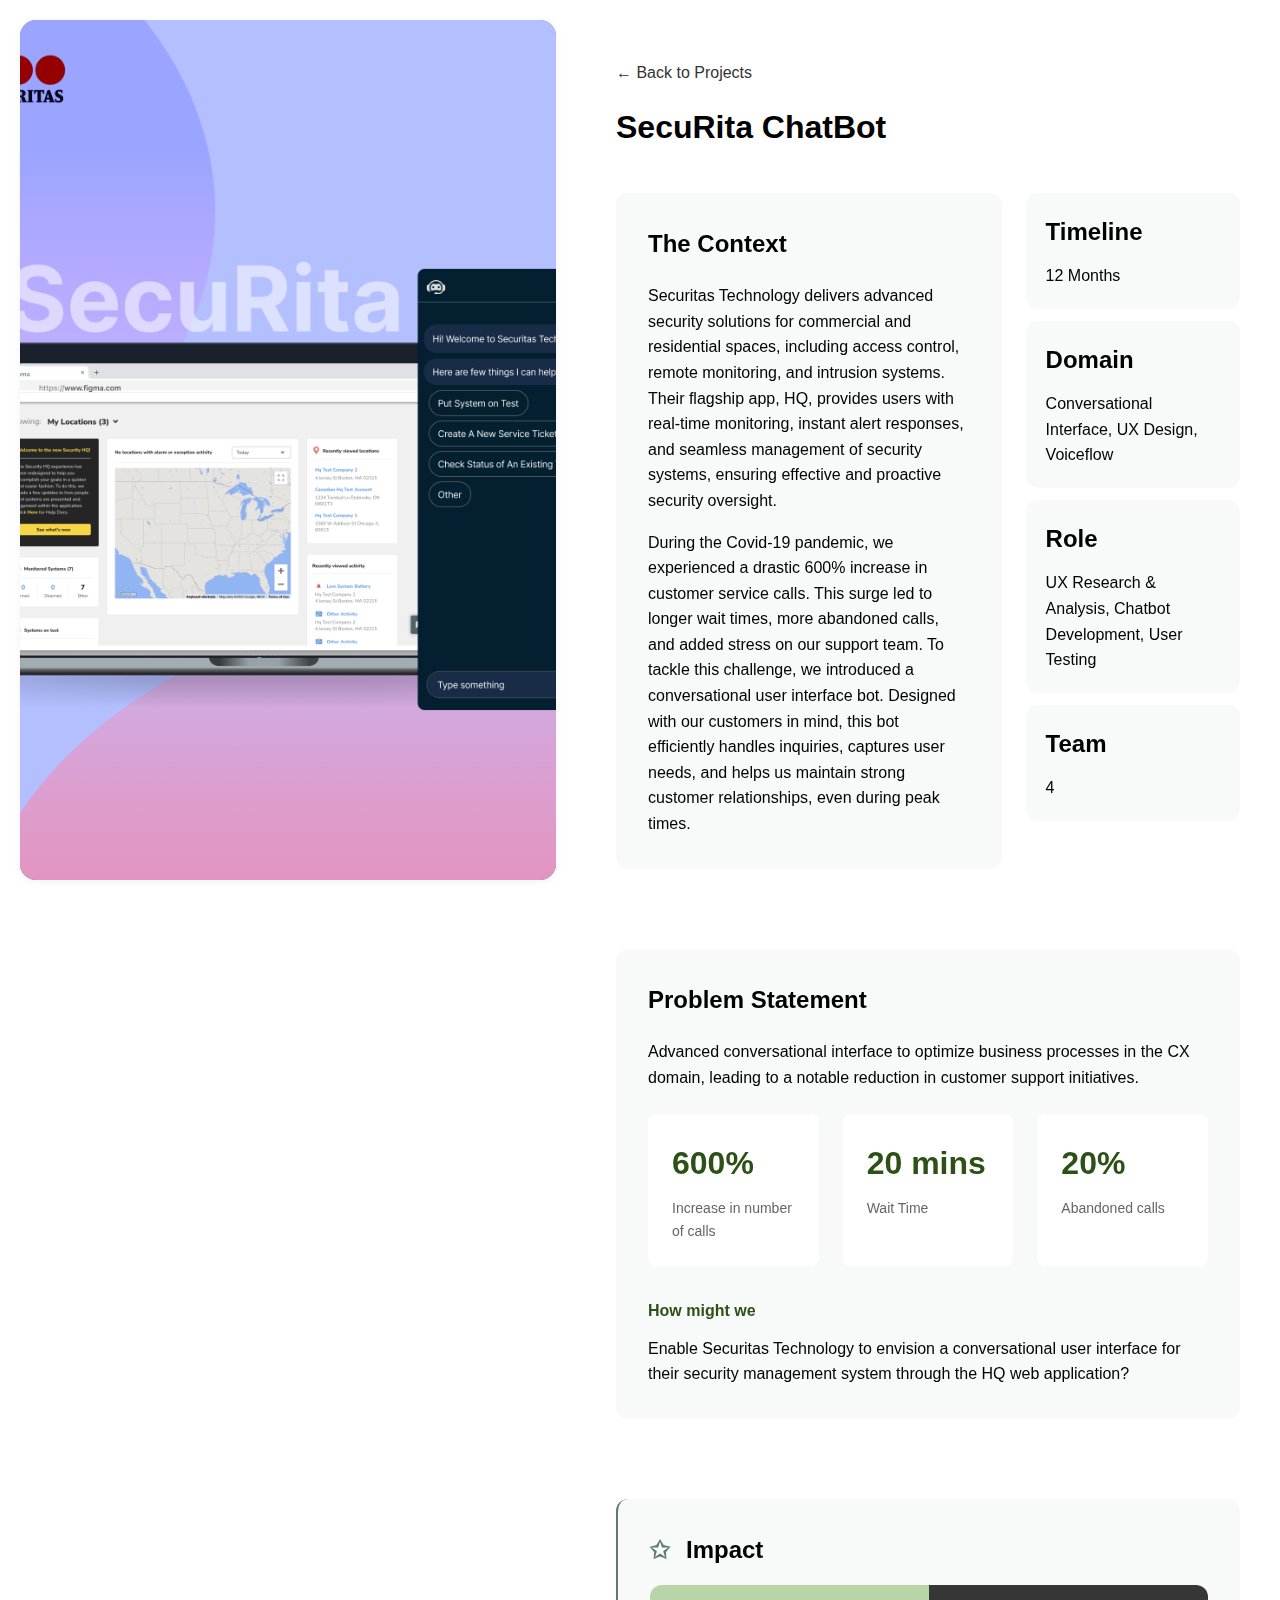
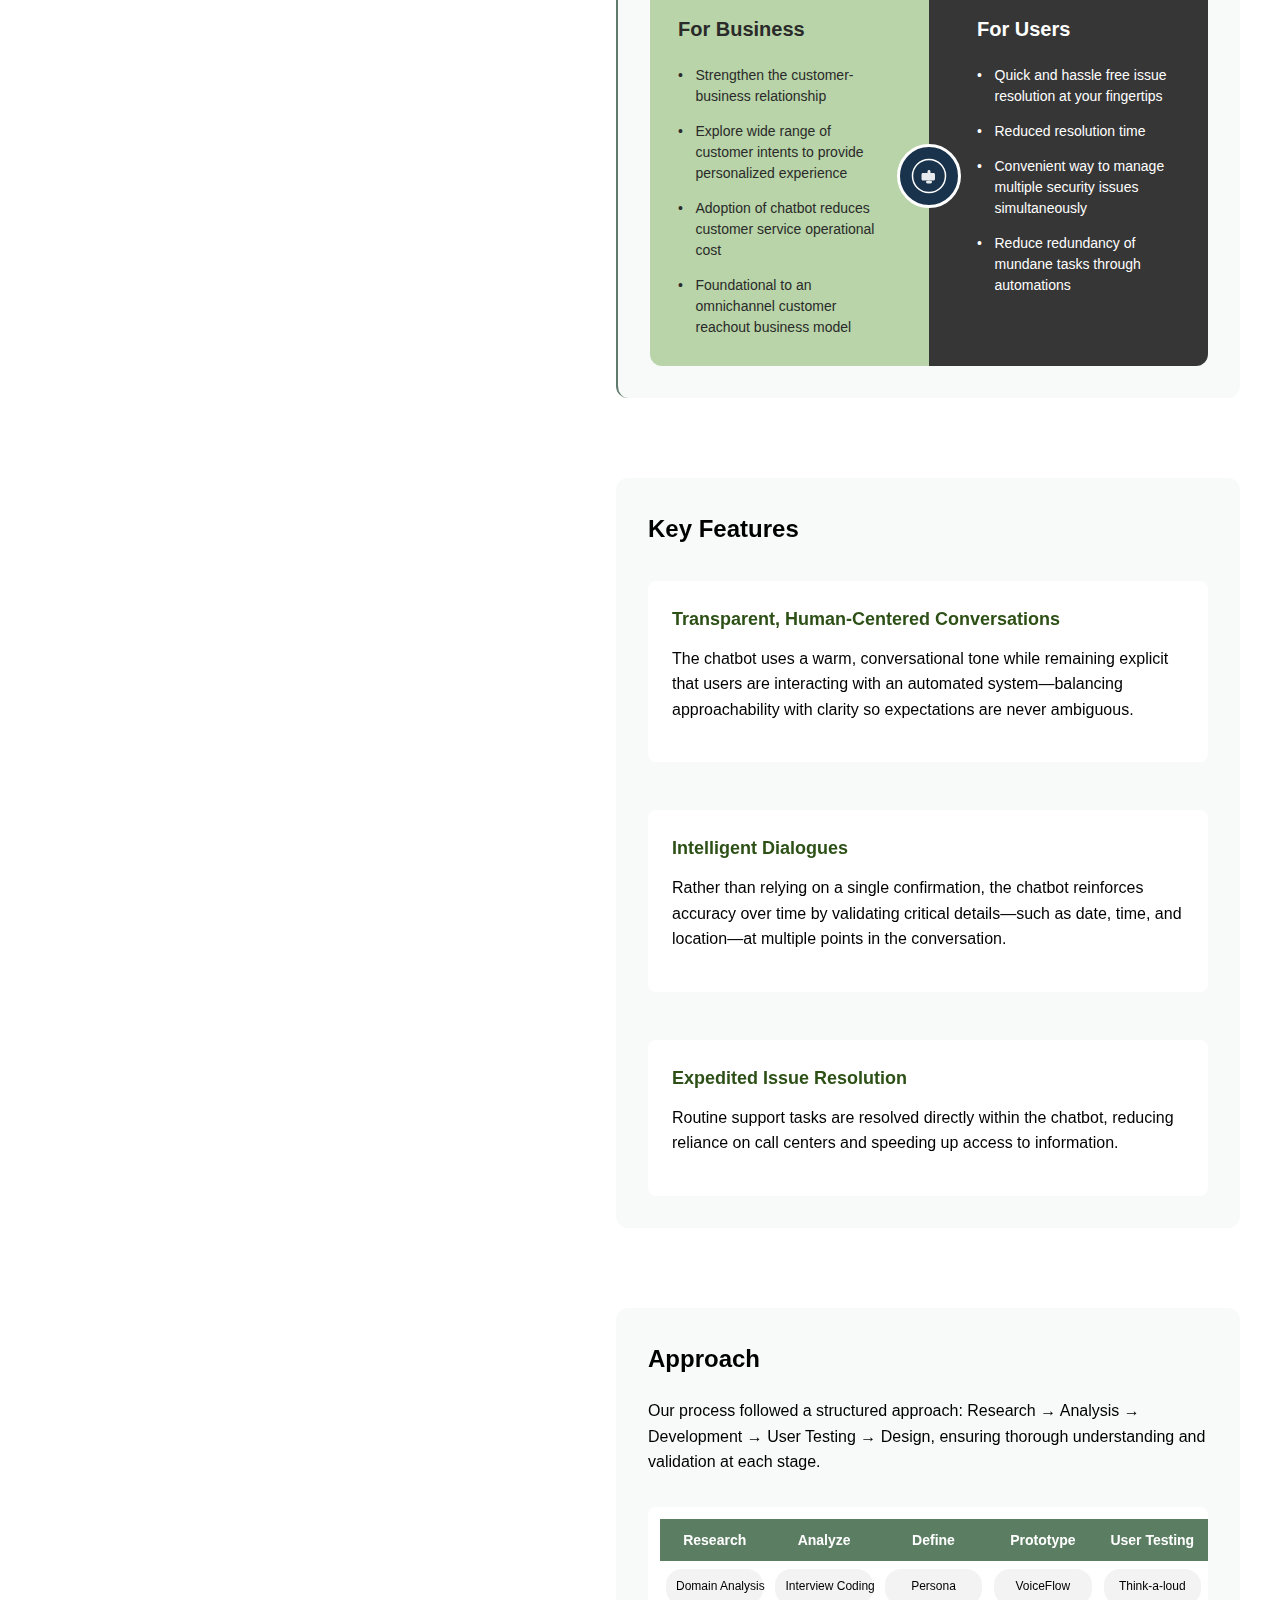
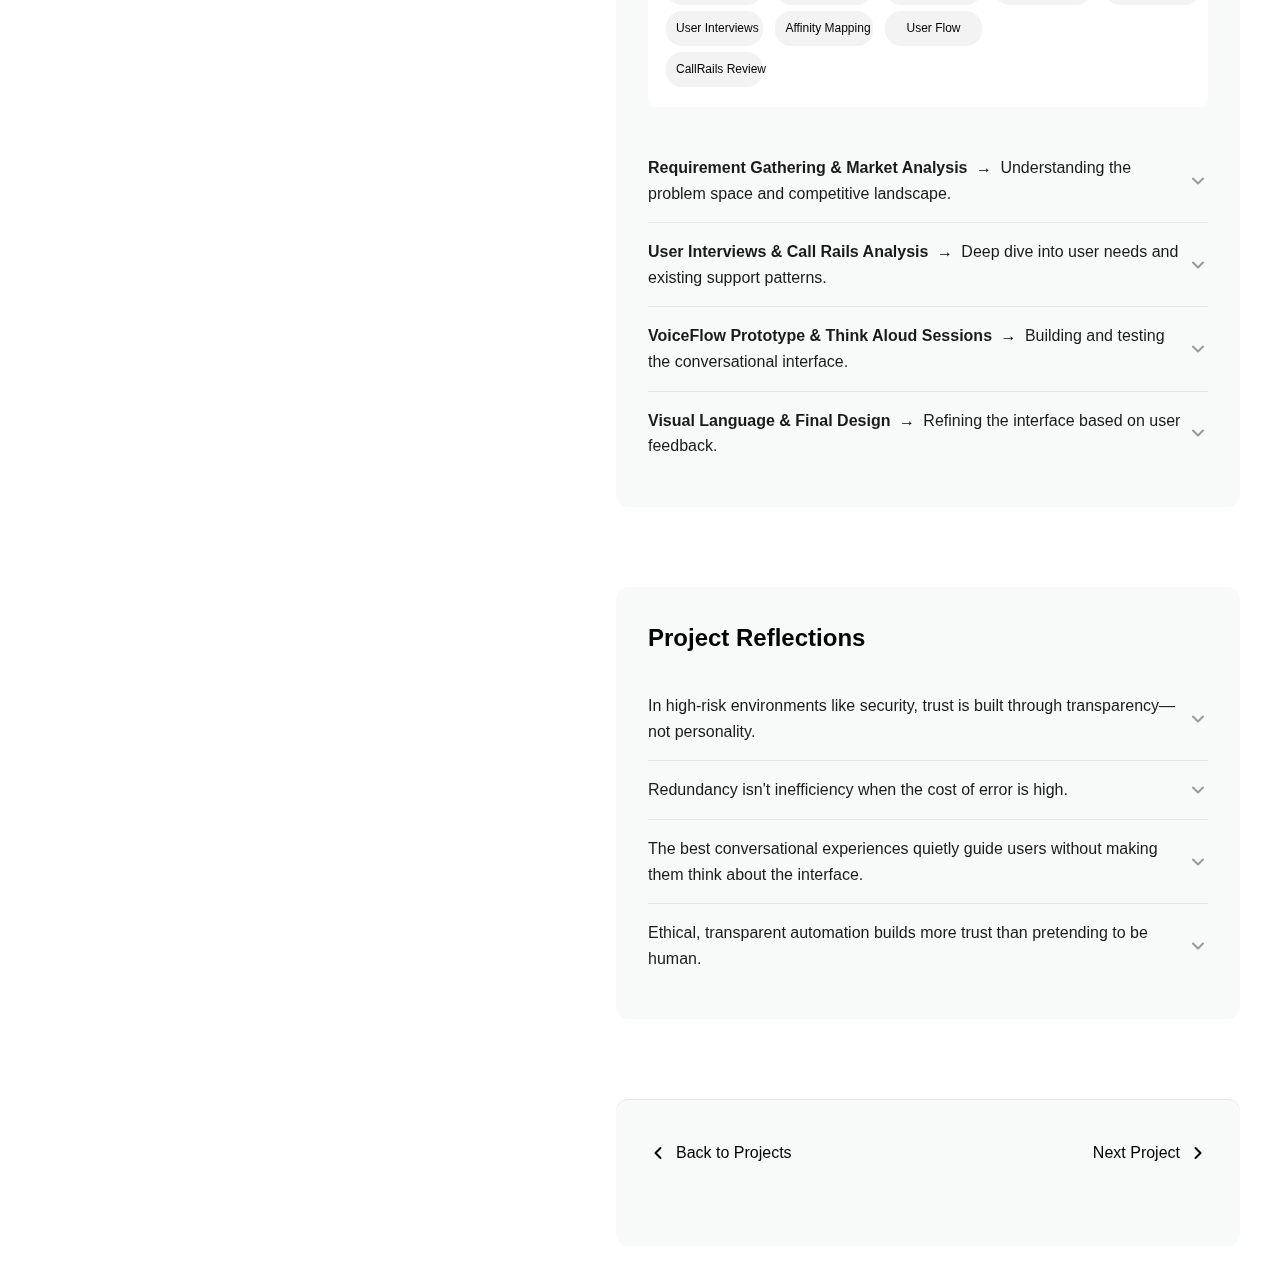
<file: projects/securita-chatbot.html>
<!DOCTYPE html>
<html lang="en">
<head>
    <meta charset="UTF-8">
    <meta name="viewport" content="width=device-width, initial-scale=1.0">
    <title>SecuRita ChatBot - Project</title>
    <link rel="stylesheet" href="../styles.css">
    <style>
        .project-page-container {
            display: flex;
            min-height: 100vh;
            width: 100%;
            background: #ffffff;
        }

        .project-left-column {
            width: calc(45% - 40px);
            height: calc(100vh - 40px);
            margin: 20px;
            background: linear-gradient(135deg, #667eea 0%, #764ba2 100%);
            position: fixed;
            top: 0;
            left: 0;
            display: flex;
            align-items: center;
            justify-content: center;
            overflow: hidden;
            z-index: 1;
            border-radius: 16px;
            box-shadow: 0 2px 8px rgba(0, 0, 0, 0.05);
        }

        .project-left-column img {
            width: 100%;
            height: 100%;
            object-fit: cover;
        }
        
        .project-left-column .figma-prototype {
            width: 100%;
            height: 100%;
            border: none;
            display: none;
            padding: 24px;
            box-sizing: border-box;
        }
        
        .project-left-column.show-figma img {
            display: none;
        }
        
        .project-left-column.show-figma .figma-prototype {
            display: block;
        }

        .project-right-column {
            width: 55%;
            margin-left: 45%;
            background: #ffffff;
            padding: 20px 40px;
            padding-top: 60px;
            padding-bottom: 40px;
            display: flex;
            flex-direction: column;
            min-height: 100vh;
            overflow-y: auto;
            overflow-x: hidden;
            position: relative;
            z-index: 1;
            font-family: var(--font-family);
            font-size: var(--font-size-base);
            line-height: var(--line-height-base);
            color: var(--color-text);
        }

        .project-back-link {
            color: var(--color-text);
            text-decoration: none;
            font-size: var(--font-size-base);
            font-weight: 500;
            margin-bottom: 16px;
            margin-top: 0;
            display: inline-block;
            transition: color 0.2s ease;
        }

        .project-back-link:hover {
            color: #2d5016;
        }

        .project-page-title {
            font-size: var(--font-size-2xl);
            font-weight: 600;
            color: #000000;
            margin-bottom: 40px;
        }

        .project-content-wrapper {
            max-width: 1000px;
            width: 100%;
        }

        .project-section {
            margin-bottom: 80px;
        }

        .section-header {
            background: #000000;
            color: #ffffff;
            padding: 16px 24px;
            font-size: var(--font-size-xl);
            font-weight: 600;
            margin-bottom: 0;
        }

        .section-content {
            background: #ffffff;
            padding: 32px 24px;
            color: #000000;
        }

        /* Context Section with Side-by-Side Layout */
        .context-section-wrapper {
            display: flex;
            flex-direction: row;
            gap: 24px;
            margin-bottom: 80px;
        }

        .context-text-section {
            flex: 1.5;
            background: #F7FAF8;
            padding: 32px;
            border-radius: 12px;
        }

        .context-text-section h2 {
            font-size: var(--font-size-xl);
            font-weight: 600;
            color: #000000;
            margin-bottom: 20px;
        }

        .context-text-section p {
            font-size: var(--font-size-base);
            line-height: 1.6;
            margin-bottom: 16px;
            color: #000000;
        }

        .context-text-section p:last-child {
            margin-bottom: 0;
        }

        .metadata-sections {
            flex: 1;
            display: flex;
            flex-direction: column;
            gap: 12px;
        }

        .metadata-section {
            background: #F7FAF8;
            padding: 20px;
            border-radius: 12px;
        }

        .metadata-section h3 {
            font-size: var(--font-size-xl);
            font-weight: 600;
            color: #000000;
            margin-bottom: 12px;
        }

        .metadata-section p {
            font-size: var(--font-size-base);
            line-height: 1.6;
            color: #000000;
            margin: 0;
        }

        .comic-strip {
            display: grid;
            grid-template-columns: repeat(2, 1fr);
            gap: 8px;
            row-gap: 4px;
            margin: 0;
        }

        .comic-panel {
            display: flex;
            flex-direction: column;
            background: transparent;
            border: none;
            padding: 0;
        }

        .comic-illustration {
            width: 100%;
            min-height: 300px;
            background: transparent;
            display: flex;
            align-items: center;
            justify-content: center;
            overflow: hidden;
            flex: 1;
        }

        .comic-illustration img {
            width: 100%;
            height: 100%;
            object-fit: contain;
        }

        .problem-question {
            font-size: var(--font-size-xl);
            font-weight: 600;
            color: #000000;
            margin-top: 32px;
            line-height: 1.6;
        }

        /* Problem Statement section content background */
        #problem-statement .section-content {
            background: #F7FAF8;
            padding: 32px;
            border-radius: 12px;
        }

        #problem-statement .section-content h2 {
            font-size: var(--font-size-xl);
            font-weight: 600;
            color: #000000;
            margin-bottom: 20px;
        }

        #problem-statement .section-header {
            display: none;
        }

        /* Persona Card Styling */
        .persona-card {
            display: flex;
            gap: 40px;
            margin-bottom: 40px;
            padding: 32px;
            background: #ffffff;
            border-radius: 12px;
        }

        .persona-content {
            flex: 1;
        }

        .persona-header {
            font-size: var(--font-size-xs);
            font-weight: 600;
            color: var(--color-text-muted);
            text-transform: uppercase;
            letter-spacing: 1px;
            margin-bottom: 20px;
        }

        .persona-quote {
            font-size: var(--font-size-base);
            line-height: 1.6;
            color: #000000;
            margin: 0;
        }

        .persona-quote strong {
            color: #2d5016;
            font-weight: 600;
        }

        .persona-image-container {
            flex: 0 0 220px;
            display: flex;
            flex-direction: column;
            align-items: center;
            justify-content: flex-start;
        }

        .persona-illustration {
            width: 100%;
            max-width: 200px;
            margin-bottom: 16px;
        }

        .persona-illustration img {
            width: 100%;
            height: auto;
            display: block;
        }

        .persona-tag {
            background: #1a4d7a;
            color: #ffffff;
            padding: 8px 16px;
            border-radius: 20px;
            font-size: var(--font-size-sm);
            font-weight: 500;
            text-align: center;
        }

        /* How might we and Constraints sections */
        .problem-subsection {
            margin-top: 32px;
        }

        .problem-subsection h3 {
            font-size: var(--font-size-base);
            font-weight: 600;
            color: #2d5016;
            margin-bottom: 12px;
        }

        .problem-subsection p {
            font-size: var(--font-size-base);
            line-height: 1.6;
            color: #000000;
            margin-bottom: 24px;
        }

        .problem-subsection p strong {
            color: #2d5016;
            font-weight: 600;
        }

        .constraints-list {
            list-style: none;
            padding: 0;
            margin: 0;
        }

        .constraints-list li {
            font-size: var(--font-size-base);
            line-height: 1.6;
            color: var(--color-text-muted);
            margin-bottom: 12px;
            padding-left: 0;
            position: relative;
        }

        .constraints-list li:before {
            content: "•";
            color: var(--color-text-muted);
            margin-right: 8px;
        }

        .constraints-list li:last-child {
            margin-bottom: 0;
        }

        .section-content p {
            font-size: var(--font-size-base);
            line-height: 1.6;
            margin-bottom: 16px;
        }

        .section-content p:last-child {
            margin-bottom: 0;
        }

        .section-content strong {
            font-weight: 600;
        }

        .star-icon {
            display: inline-block;
            margin-right: 8px;
            font-size: var(--font-size-lg);
        }

        /* Impact and Case Study Focus sections styling */
        .highlighted-section {
            background: #F7FAF8;
            border-left: 2px solid #5F7B6C;
            border-radius: 12px;
            padding: 32px;
            margin-bottom: 80px;
        }

        .highlighted-section h2 {
            font-size: var(--font-size-xl);
            font-weight: 600;
            color: #000000;
            margin-bottom: 16px;
            display: flex;
            align-items: center;
            gap: 8px;
        }

        .highlighted-section .star-icon {
            color: #5F7B6C;
            font-size: var(--font-size-xl);
            display: inline-block;
        }

        .highlighted-section p {
            font-size: var(--font-size-base);
            line-height: 1.6;
            color: #000000;
            margin: 0;
        }

        /* Heuristic Evaluation Comparison */
        .he-comparison {
            margin-top: 32px;
        }

        .he-comparison-title {
            font-size: var(--font-size-base);
            font-weight: 400;
            color: #2d5016;
            margin-bottom: 32px;
        }

        .he-comparison-container {
            display: flex;
            flex-direction: column;
            gap: 2px;
            background: #ffffff;
            padding: 24px;
            border-radius: 8px;
        }

        .he-section {
            width: 100%;
        }

        .he-label {
            font-size: var(--font-size-md);
            font-weight: 600;
            color: #2d5016;
            margin-bottom: 12px;
        }

        .he-scale-bar {
            width: 100%;
            height: 24px;
            background: linear-gradient(to right, 
                #E4572E 0%, #E4572E 18%, 
                transparent 18%, transparent 20%,
                #F0A800 20%, #F0A800 38%,
                transparent 38%, transparent 40%,
                #FFDE00 40%, #FFDE00 58%,
                transparent 58%, transparent 60%,
                #9CCC65 60%, #9CCC65 78%,
                transparent 78%, transparent 80%,
                #5F9C3E 80%, #5F9C3E 100%);
            border-radius: 4px;
            position: relative;
            flex-shrink: 0;
            margin-bottom: 8px;
        }

        .he-indicator {
            position: absolute;
            top: 50%;
            transform: translate(-50%, -50%);
            width: 4px;
            height: 32px;
            background: #000000;
        }

        .he-indicator.before {
            left: 0%;
        }

        .he-indicator.after {
            left: 92%;
        }

        .he-score {
            font-size: var(--font-size-base);
            font-weight: 600;
            color: #000000;
        }

        .constraint-list {
            list-style: none;
            padding: 0;
            margin: 0;
        }

        .constraint-list li {
            font-size: var(--font-size-base);
            line-height: 1.6;
            margin-bottom: 20px;
            padding-left: 0;
        }

        .constraint-list li:last-child {
            margin-bottom: 0;
        }

        /* Constraint section styling */
        .constraint-section {
            background: #F7FAF8;
            border-radius: 12px;
            padding: 32px;
            margin-bottom: 80px;
        }

        .constraint-section h2 {
            font-size: var(--font-size-xl);
            font-weight: 600;
            color: #000000;
            margin-bottom: 20px;
        }

        .constraint-section p {
            font-size: var(--font-size-base);
            line-height: 1.6;
            color: #000000;
            margin-bottom: 24px;
        }

        .constraint-section p:last-child {
            margin-bottom: 0;
        }

        .constraint-section strong {
            font-weight: 600;
        }

        /* Approach section styling */
        .approach-section {
            background: #F7FAF8;
            border-radius: 12px;
            padding: 32px;
            margin-bottom: 80px;
        }

        .approach-section h2 {
            font-size: var(--font-size-xl);
            font-weight: 600;
            color: #000000;
            margin-bottom: 20px;
        }

        .approach-intro {
            font-size: var(--font-size-base);
            line-height: 1.6;
            color: #000000;
            margin-bottom: 32px;
            font-weight: 400;
        }

        .approach-process-diagram {
            width: 100%;
            max-width: 900px;
            margin: 2rem auto;
            overflow-x: auto;
            background: #fff;
            border-radius: 8px;
            padding: 12px;
        }
        .approach-process-diagram .process-diagram-row {
            display: flex;
            align-items: stretch;
            gap: 0;
            min-width: min-content;
        }
        .approach-process-diagram .process-stage {
            flex: 1;
            min-width: 100px;
            display: flex;
            flex-direction: column;
            align-items: stretch;
        }
        .approach-process-diagram .process-stage-header {
            background: #5B7D62;
            color: white;
            font-size: var(--font-size-sm);
            font-weight: 600;
            padding: 10px 12px;
            text-align: center;
            white-space: nowrap;
        }
        .approach-process-diagram .process-stage-items {
            display: flex;
            flex-direction: column;
            gap: 6px;
            padding: 8px 6px;
            background: #fff;
        }
        .approach-process-diagram .process-stage-item {
            background: #F2F3F2;
            color: #000;
            font-size: var(--font-size-xs);
            padding: 8px 10px;
            border-radius: 16px;
            text-align: center;
            white-space: nowrap;
        }
        .approach-content-wrapper {
            display: flex;
            flex-direction: column;
            gap: 40px;
            align-items: center;
        }

        .approach-analysis {
            width: 100%;
            max-width: 800px;
        }

        .approach-items {
            display: flex;
            flex-direction: column;
            gap: 0;
        }

        .approach-method {
            margin-bottom: 0;
            cursor: pointer;
        }

        .approach-header {
            display: flex;
            align-items: center;
            justify-content: space-between;
            padding: 16px 0;
            cursor: pointer;
            user-select: none;
            transition: color 0.3s ease;
        }

        .approach-header:hover {
            color: #1a1a1a;
        }

        .approach-header h3 {
            font-size: var(--font-size-base);
            font-weight: 600;
            color: #1a1a1a;
            margin: 0;
            line-height: 1.6;
            flex: 1;
        }

        .approach-header h3 .approach-arrow {
            font-weight: 400;
        }

        .approach-header h3 .approach-description {
            font-weight: 400;
        }

        .approach-arrow {
            color: #000000;
            margin: 0 4px;
        }

        .approach-chevron {
            width: 20px;
            height: 20px;
            color: #999;
            transition: transform 0.3s ease, color 0.3s ease;
            flex-shrink: 0;
        }

        .approach-method.active .approach-chevron {
            transform: rotate(180deg);
        }

        .approach-header:hover .approach-chevron {
            color: #1a1a1a;
        }

        .approach-content {
            max-height: 0;
            overflow: hidden;
            transition: max-height 0.3s ease, padding 0.3s ease;
            padding: 0;
        }

        .approach-method.active .approach-content {
            max-height: 5000px;
            padding: 16px 0;
        }

        .approach-content .approach-content-divider {
            height: 1px;
            background: #e0e0e0;
            margin: 24px 0;
            border: none;
        }
        .approach-content blockquote {
            margin: 16px 0;
            padding: 12px 0 12px 20px;
            border-left: 4px solid #5B7D62;
            font-style: italic;
            color: var(--color-text-muted);
            line-height: 1.8;
        }
        .approach-content .approach-stats {
            margin-top: 12px;
            font-size: var(--font-size-base);
            line-height: 1.8;
            color: var(--color-text-muted);
        }
        .approach-content .approach-stats-note {
            font-size: var(--font-size-sm);
            color: var(--color-text-muted);
            margin-top: 8px;
        }
        .impact-heading {
            margin-top: 20px;
            margin-bottom: 20px;
            font-size: var(--font-size-base);
            font-weight: 600;
            color: #000000;
        }
        .impact-heading .impact-highlight {
            background-color: #E0FFE0;
            padding: 2px 6px;
            border-radius: 4px;
            color: inherit;
            text-decoration: none;
        }
        .impact-heading .impact-highlight:hover {
            text-decoration: underline;
        }
        .impact-intro {
            margin-top: 0;
            margin-bottom: 16px;
            font-size: var(--font-size-base);
            font-weight: 400;
            color: var(--color-text-muted);
            line-height: 1.8;
        }
        .impact-intro .impact-highlight {
            background-color: #E0FFE0;
            padding: 2px 6px;
            border-radius: 4px;
            color: inherit;
            text-decoration: none;
        }
        .impact-intro .impact-highlight:hover {
            text-decoration: underline;
        }
        .impact-cards {
            display: grid;
            grid-template-columns: repeat(3, 1fr);
            gap: 24px;
            margin: 24px 0;
        }
        .impact-card {
            background: #ffffff;
            padding: 24px;
            border-radius: 8px;
            text-align: center;
        }
        .impact-card .impact-value {
            font-size: var(--font-size-2xl);
            font-weight: 600;
            color: #2d5016;
            display: block;
            margin-bottom: 8px;
        }
        .impact-card .impact-label {
            font-size: var(--font-size-sm);
            color: var(--color-text-muted);
            font-weight: 400;
            line-height: 1.3;
        }
        .findings-cards {
            display: grid;
            grid-template-columns: repeat(2, 1fr);
            gap: 24px;
            margin: 24px 0;
        }
        .finding-card {
            background: #ffffff;
            padding: 24px;
            border-radius: 8px;
            box-shadow: 0 1px 3px rgba(0, 0, 0, 0.08);
        }
        .finding-card-title {
            font-size: var(--font-size-lg);
            font-weight: 700;
            color: #2d5016;
            text-align: center;
            margin: 0 0 12px 0;
            line-height: 1.3;
        }
        .finding-card-text {
            font-size: var(--font-size-base);
            font-weight: 400;
            color: var(--color-text-muted);
            line-height: 1.8;
            margin: 0;
        }
        .support-flow-chart {
            margin: 20px 0;
            padding: 20px;
            background: #3d4f5c;
            border-radius: 8px;
            overflow-x: auto;
        }
        .support-flow-chart.support-flow-chart-image {
            padding: 0;
            background: transparent;
        }
        .support-flow-chart.support-flow-chart-image img,
        .support-flow-chart.support-flow-chart-image svg {
            width: 100%;
            max-width: 100%;
            height: auto;
            display: block;
            border-radius: 8px;
        }
        .final-direction {
            margin-top: 28px;
        }
        .final-direction-title {
            font-size: var(--font-size-sm);
            font-weight: 700;
            color: #000000;
            margin-bottom: 16px;
            line-height: 1.4;
        }
        .final-direction-content {
            display: flex;
            flex-direction: column;
            gap: 24px;
        }
        .final-direction-intro-line {
            width: 100%;
            margin: 0 0 4px 0;
            font-size: var(--font-size-base);
            font-weight: 400;
            line-height: 1.8;
            color: var(--color-text-muted);
        }
        .final-direction-row {
            display: flex;
            flex-wrap: wrap;
            gap: 24px;
            align-items: flex-start;
        }
        .final-direction-left {
            flex: 1 1 280px;
            min-width: 0;
        }
        .final-direction-list {
            list-style: none;
            padding: 0;
            margin: 0 0 28px 0;
        }
        .final-direction-list li {
            color: var(--color-text-muted);
            font-size: var(--font-size-base);
            font-weight: 400;
            line-height: 1.8;
            margin-bottom: 8px;
            padding-left: 1.25em;
            position: relative;
        }
        .final-direction-list li:before {
            content: "•";
            position: absolute;
            left: 0;
            color: var(--color-text-muted);
        }
        .final-direction-list li:last-child {
            margin-bottom: 0;
        }
        .final-direction-conclusion {
            color: var(--color-text-muted);
            font-size: var(--font-size-base);
            font-weight: 400;
            line-height: 1.8;
            margin: 0;
        }
        .final-direction .venn-diagram {
            flex: 1 1 320px;
            min-width: 0;
            max-width: 520px;
            overflow: visible;
        }
        .venn-diagram img,
        .venn-diagram svg {
            width: 100%;
            max-width: 100%;
            height: auto;
            display: block;
            border-radius: 8px;
        }
        .venn-diagram img {
            object-fit: contain;
            image-rendering: auto;
        }
        .design-system-intro {
            margin: 20px 0 16px 0;
            font-size: var(--font-size-base);
            line-height: 1.8;
            color: var(--color-text-muted);
        }
        .design-system-palette {
            max-width: 560px;
            margin: 0 auto 0 auto;
        }
        .design-system-palette img {
            width: 100%;
            height: auto;
            display: block;
            border-radius: 8px;
        }
        .view-prototype-wrap {
            margin: 24px 0 0 0;
        }
        .view-prototype-link {
            display: inline-block;
            font-size: var(--font-size-sm);
            font-weight: 400;
            color: #2a2a2a;
            text-decoration: none;
            padding: 6px 14px;
            background-color: #E0FFE0;
            border: none;
            border-radius: 999px;
            transition: opacity 0.2s ease;
        }
        .view-prototype-link:hover {
            opacity: 0.85;
            text-decoration: underline;
        }
        .support-flow-chart .flow-row {
            display: flex;
            align-items: center;
            flex-wrap: wrap;
            gap: 8px;
            justify-content: flex-start;
        }
        .support-flow-chart .flow-step {
            background: rgba(255,255,255,0.15);
            color: #fff;
            font-size: var(--font-size-sm);
            padding: 10px 14px;
            border-radius: 6px;
            white-space: nowrap;
        }
        .support-flow-chart .flow-arrow {
            color: rgba(255,255,255,0.7);
            font-size: var(--font-size-md);
            flex-shrink: 0;
        }
        .support-flow-chart .flow-decision-row {
            display: flex;
            align-items: center;
            gap: 12px;
            margin-top: 16px;
            flex-wrap: wrap;
        }
        .support-flow-chart .flow-decision-wrap {
            display: flex;
            align-items: center;
            gap: 8px;
        }
        .support-flow-chart .flow-decision {
            background: #e8a5a5;
            color: #2c2c2c;
            font-size: var(--font-size-sm);
            font-weight: 600;
            padding: 14px 20px;
            transform: rotate(-45deg);
            width: 50px;
            height: 50px;
            display: flex;
            align-items: center;
            justify-content: center;
            border-radius: 4px;
            flex-shrink: 0;
        }
        .support-flow-chart .flow-decision-inner {
            transform: rotate(45deg);
            white-space: nowrap;
            width: 90px;
            text-align: center;
        }
        .support-flow-chart .flow-branches {
            display: flex;
            gap: 24px;
            margin-top: 12px;
            flex-wrap: wrap;
        }
        .support-flow-chart .flow-branch {
            display: flex;
            align-items: center;
            gap: 8px;
        }
        .support-flow-chart .flow-branch-label {
            font-size: var(--font-size-xs);
            color: rgba(255,255,255,0.9);
        }
        .support-flow-chart .flow-outcome {
            background: rgba(255,255,255,0.2);
            color: #fff;
            font-size: var(--font-size-sm);
            padding: 10px 14px;
            border-radius: 6px;
        }
        .support-flow-chart .flow-drop-box {
            background: #fff;
            color: var(--color-text);
            border: 1px solid #ddd;
            border-radius: 6px;
            padding: 14px 18px;
            font-size: var(--font-size-sm);
            line-height: 1.6;
        }
        .support-flow-chart .flow-drop-box ol {
            margin: 0;
            padding-left: 20px;
        }
        .support-flow-chart .flow-drop-box li {
            margin-bottom: 4px;
            padding-left: 0;
        }
        .support-flow-chart .flow-drop-box li:before {
            content: none;
        }
        .approach-content .what-label {
            font-size: var(--font-size-base);
            font-weight: 600;
            color: #2d5016;
            margin-bottom: 12px;
        }

        .approach-content ul {
            list-style: none;
            padding: 0;
            margin: 0;
        }

        .approach-content li {
            font-size: var(--font-size-base);
            line-height: 1.8;
            color: var(--color-text-muted);
            margin-bottom: 8px;
            padding-left: 20px;
            position: relative;
        }

        .approach-content li:before {
            content: "•";
            position: absolute;
            left: 0;
            color: var(--color-text-muted);
        }
        .approach-content ul.list-no-bullets li:before {
            content: none;
        }
        .approach-content ul.list-no-bullets li {
            padding-left: 0;
        }

        .approach-content li:last-child {
            margin-bottom: 0;
        }

        /* Final Direction: same size/weight as paragraphs so list doesn't look larger */
        .final-direction .final-direction-list li {
            font-size: var(--font-size-base);
            font-weight: 400;
        }

        .approach-divider {
            height: 1px;
            background: #e5e5e5;
            margin: 0;
            border: none;
        }

        .approach-method:last-child .approach-divider {
            display: none;
        }

        .source-link {
            font-size: var(--font-size-xs);
            color: #2d5016;
            margin-bottom: 20px;
            display: block;
        }

        .source-link a {
            color: #2d5016;
            text-decoration: none;
        }

        .source-link a:hover {
            text-decoration: underline;
        }

        .outcome-screenshot {
            margin-top: 20px;
            border-radius: 8px;
            overflow: hidden;
            box-shadow: 0 4px 16px rgba(0, 0, 0, 0.1);
            position: relative;
            width: 100%;
        }

        .outcome-screenshot img {
            width: 100%;
            height: auto;
            display: block;
        }

        .outcome-screenshot video {
            width: 100%;
            height: auto;
            display: block;
            border-radius: 8px;
        }

        .outcome-screenshot .sl-embed {
            width: 100% !important;
            max-width: 100%;
        }

        .outcome-screenshot iframe.sl-demo {
            width: 100% !important;
            height: 100% !important;
        }

        /* Outcome section styling */
        .outcome-section {
            background: #F7FAF8;
            border-radius: 12px;
            padding: 32px;
            margin-bottom: 80px;
        }

        .outcome-section h2 {
            font-size: var(--font-size-xl);
            font-weight: 600;
            color: #000000;
            margin-bottom: 32px;
        }

        .outcome-items {
            display: flex;
            flex-direction: column;
            gap: 32px;
        }

        .outcome-item {
            background: #ffffff;
            border-radius: 8px;
            padding: 24px;
        }

        .outcome-item h3 {
            font-size: var(--font-size-md);
            font-weight: 600;
            color: #000000;
            margin-bottom: 12px;
        }

        .outcome-item p {
            font-size: var(--font-size-base);
            line-height: 1.6;
            color: #000000;
            margin: 0 0 20px 0;
        }

        .outcome-item p:last-of-type {
            margin-bottom: 0;
        }

        /* Impact section styling (matches Insightful UX highlighted-section) */
        .impact-section {
            background: #F7FAF8;
            border-left: 2px solid #5F7B6C;
            border-radius: 12px;
            padding: 32px;
            margin-bottom: 80px;
        }

        .impact-section h2 {
            font-size: 24px;
            font-weight: 700;
            color: #000000;
            margin-bottom: 16px;
            display: flex;
            align-items: center;
            gap: 8px;
        }

        .impact-section .star-icon {
            color: #5F7B6C;
            font-size: 24px;
            display: inline-block;
        }

        .impact-items {
            display: flex;
            flex-direction: column;
            gap: 32px;
        }

        .impact-item {
            background: #ffffff;
            border-radius: 8px;
            padding: 24px;
        }

        .impact-item h3 {
            font-size: var(--font-size-md);
            font-weight: 600;
            color: #000000;
            margin-bottom: 12px;
        }

        .impact-item p {
            font-size: var(--font-size-base);
            line-height: 1.6;
            color: #000000;
            margin: 0;
        }

        /* Impact two-column infographic */
        .impact-infographic {
            display: flex;
            position: relative;
            align-items: stretch;
            min-height: 280px;
            border-radius: 12px;
            overflow: visible;
        }
        .impact-for-business {
            flex: 1;
            background: #b8d4a8;
            border-radius: 12px 0 0 12px;
            padding: 28px 48px 28px 28px;
            color: #2a2a2a;
        }
        .impact-for-users {
            flex: 1;
            background: #363636;
            border-radius: 0 12px 12px 0;
            padding: 28px 28px 28px 48px;
            color: #fff;
        }
        .impact-infographic-center {
            position: absolute;
            left: 50%;
            top: 50%;
            transform: translate(-50%, -50%);
            z-index: 2;
            width: 64px;
            height: 64px;
            background: #1a334d;
            border: 3px solid #fff;
            border-radius: 50%;
            display: flex;
            align-items: center;
            justify-content: center;
            flex-shrink: 0;
        }
        .impact-infographic-center svg {
            width: 36px;
            height: 36px;
        }
        .impact-column-title {
            font-size: var(--font-size-lg);
            font-weight: 700;
            color: #fff;
            margin: 0 0 20px 0;
        }
        .impact-for-business .impact-column-title,
        .impact-for-business .impact-column-list li,
        .impact-for-business .impact-column-list li:before {
            color: #2a2a2a;
        }
        .impact-column-list {
            list-style: none;
            padding: 0;
            margin: 0;
        }
        .impact-column-list li {
            font-size: var(--font-size-sm);
            line-height: 1.5;
            color: #fff;
            margin-bottom: 14px;
            padding-left: 1.25em;
            position: relative;
        }
        .impact-column-list li:before {
            content: "•";
            position: absolute;
            left: 0;
        }
        .impact-column-list li:last-child {
            margin-bottom: 0;
        }

        .outcome-disclaimer {
            font-size: var(--font-size-sm);
            line-height: 1.6;
            color: var(--color-text-muted);
            font-style: italic;
            margin-top: 0;
            margin-bottom: 24px;
            padding: 0;
        }

        .outcome-images {
            display: grid;
            grid-template-columns: 1fr 1fr;
            gap: 16px;
            margin-top: 20px;
        }

        .outcome-image-container {
            display: flex;
            flex-direction: column;
        }

        .outcome-image-label {
            font-size: var(--font-size-sm);
            font-weight: 600;
            color: #000000;
            margin-bottom: 8px;
        }

        .outcome-image-wrapper {
            overflow: hidden;
            border-radius: 8px;
        }

        .outcome-image-container img {
            width: 100%;
            height: auto;
            border-radius: 8px;
            display: block;
            transition: transform 0.3s ease;
        }

        .outcome-image-container:hover img {
            transform: scale(1.1);
        }

        .outcome-item:last-child .outcome-images {
            display: block;
            grid-template-columns: 1fr;
        }

        .outcome-item:last-child .outcome-image-container {
            width: 100%;
            max-width: 100%;
        }

        .outcome-item:last-child .outcome-image-wrapper {
            width: 100%;
            max-width: 100%;
        }

        .outcome-item:last-child .outcome-image-wrapper img {
            width: 100%;
            max-width: 100%;
        }

        /* Single image containers - full width for Key Features */
        .outcome-images .outcome-image-container:only-child {
            grid-column: 1 / -1;
        }

        /* Key Features section - compact image format */
        .key-features-section a[href*="figma.com"] {
            display: inline-block;
            margin-top: 16px;
            margin-bottom: 32px;
            color: #2d5016;
            text-decoration: none;
            font-size: var(--font-size-base);
            font-weight: 500;
            transition: color 0.2s ease;
        }
        
        .key-features-section a[href*="figma.com"]:hover {
            color: #1a3d0f;
            text-decoration: underline;
        }
        
        .key-features-section .outcome-items {
            display: flex !important;
            flex-direction: column !important;
            gap: 48px !important;
        }
        
        .key-features-section .outcome-item {
            display: block !important;
            background: #ffffff !important;
            padding: 24px !important;
            border-radius: 8px !important;
        }
        
        .key-features-section .key-feature-text {
            width: 100% !important;
        }
        
        .key-features-section .key-feature-text h3 {
            margin-bottom: 12px !important;
            margin-top: 0 !important;
            color: #2d5016 !important;
        }
        
        .key-features-section .key-feature-text p {
            margin-bottom: 16px !important;
        }
        
        .key-features-section .outcome-images {
            grid-column: 2 !important;
            grid-row: 1 / -1 !important;
            display: flex !important;
            justify-content: center !important;
            align-items: flex-start !important;
            gap: 16px !important;
            flex-wrap: wrap !important;
            margin-top: 0 !important;
            padding-top: 0 !important;
            grid-template-columns: none !important;
        }
        
        .key-features-section .outcome-image-container {
            width: auto !important;
            max-width: none !important;
            flex: 0 0 auto !important;
            margin-top: 0 !important;
        }
        
        .key-features-section .outcome-image-wrapper {
            display: flex !important;
            justify-content: center !important;
            align-items: flex-start !important;
            width: auto !important;
            max-width: none !important;
            margin-top: 0 !important;
        }
        
        .key-features-section .outcome-image-wrapper img {
            width: 240px !important;
            max-width: 240px !important;
            height: auto !important;
            object-fit: contain !important;
            margin: 0 !important;
            padding: 0 !important;
            display: block !important;
            vertical-align: top !important;
        }

        .outcome-quote {
            font-size: var(--font-size-xl);
            font-weight: 500;
            font-style: italic;
            color: #000000;
            margin: 20px 0;
            padding: 0;
            line-height: 1.5;
        }

        /* Project Reflections section styling - matching sections above */
        .reflections-section {
            background: #F7FAF8;
            padding: 32px;
            border-radius: 12px;
            margin-bottom: 80px;
        }

        .reflections-section h2 {
            font-size: var(--font-size-xl);
            font-weight: 600;
            color: #000000;
            text-align: left;
            margin-bottom: 20px;
        }

        .reflection-items {
            display: flex;
            flex-direction: column;
            gap: 0;
        }

        .reflection-item {
            margin-bottom: 0;
        }

        .reflection-header {
            display: flex;
            align-items: center;
            justify-content: space-between;
            padding: 16px 0;
            cursor: pointer;
            user-select: none;
            -webkit-user-select: none;
        }

        .reflection-header h3 {
            font-size: var(--font-size-base);
            font-weight: 500;
            color: #1a1a1a;
            margin: 0;
            transition: color 0.3s ease;
        }

        .reflection-chevron {
            color: #999;
            transition: transform 0.3s ease, color 0.3s ease;
            flex-shrink: 0;
        }

        .reflection-item.active .reflection-chevron {
            transform: rotate(180deg);
        }

        .reflection-header:hover .reflection-chevron {
            color: #1a1a1a;
        }

        .reflection-content {
            max-height: 0;
            overflow: hidden;
            transition: max-height 0.3s ease, padding 0.3s ease;
            padding: 0;
        }

        .reflection-item.active .reflection-content {
            max-height: 500px;
            padding: 16px 0;
        }

        .reflection-content p {
            font-size: var(--font-size-base);
            line-height: 1.8;
            color: var(--color-text-muted);
            margin: 0;
            transition: color 0.3s ease;
        }

        .reflection-content ul {
            font-size: var(--font-size-base);
            line-height: 1.8;
            color: var(--color-text-muted);
            margin: 16px 0;
            padding-left: 24px;
        }

        .reflection-content li {
            margin-bottom: 8px;
        }

        .reflection-content li:last-child {
            margin-bottom: 0;
        }

        .reflection-divider {
            height: 1px;
            background: #e5e5e5;
            width: 100%;
        }

        .reflection-item:last-child .reflection-divider {
            display: none;
        }

        /* Case Study Navigation */
        .case-study-navigation {
            display: flex;
            justify-content: space-between;
            align-items: center;
            margin-top: 80px;
            padding: 40px 32px;
            padding-bottom: 80px;
            border-top: 1px solid #e5e5e5;
            background: #F7FAF8;
            border-radius: 12px;
            margin-bottom: 0;
        }

        .nav-link {
            display: flex;
            align-items: center;
            gap: 8px;
            color: #000000;
            text-decoration: none;
            font-size: var(--font-size-base);
            font-weight: 500;
            transition: color 0.2s ease;
        }

        .nav-link:hover {
            color: #2d5016;
        }

        .nav-link.prev {
            flex-direction: row;
        }

        .nav-link.next {
            flex-direction: row-reverse;
        }

        .nav-link svg {
            width: 20px;
            height: 20px;
        }
    </style>
</head>
<body>
    <div class="project-page-container">
        <!-- Left Column: Project Image -->
        <div class="project-left-column">
            <img src="../images/projects/security-hq.jpg" alt="SecuRita ChatBot">
            <iframe id="key-features-figma" class="figma-prototype" title="Figma prototype - SecuRita ChatBot" data-src="https://www.figma.com/embed?embed_host=share&url=https%3A%2F%2Fwww.figma.com%2Fproto%2FMpC6rmZtciYuLvbGBMZZPy%2FCapstone-Final-Prototype%3Fpage-id%3D0%253A1%26node-id%3D172-8314%26viewport%3D7293%252C-3375%252C0.75%26t%3DdJGnQWrcIOHnOqQR-1%26scaling%3Dmin-zoom%26content-scaling%3Dfixed%26starting-point-node-id%3D172%253A8314%26show-proto-sidebar%3D1" allowfullscreen></iframe>
        </div>

        <!-- Right Column: Project Content -->
        <div class="project-right-column">
            <a href="../index.html#projects" class="project-back-link">← Back to Projects</a>
            <h1 class="project-page-title">SecuRita ChatBot</h1>
            
            <div class="project-content-wrapper">
                <!-- Context and Metadata Sections (Side by Side) -->
                <div class="context-section-wrapper">
                    <!-- Left Column: Context -->
                    <div class="context-text-section">
                        <h2>The Context</h2>
                        <p>Securitas Technology delivers advanced security solutions for commercial and residential spaces, including access control, remote monitoring, and intrusion systems. Their flagship app, HQ, provides users with real-time monitoring, instant alert responses, and seamless management of security systems, ensuring effective and proactive security oversight.</p>
                        <p>During the Covid-19 pandemic, we experienced a drastic 600% increase in customer service calls. This surge led to longer wait times, more abandoned calls, and added stress on our support team. To tackle this challenge, we introduced a conversational user interface bot. Designed with our customers in mind, this bot efficiently handles inquiries, captures user needs, and helps us maintain strong customer relationships, even during peak times.</p>
                    </div>

                    <!-- Right Column: Metadata Sections -->
                    <div class="metadata-sections">
                        <div class="metadata-section">
                            <h3>Timeline</h3>
                            <p>12 Months</p>
                        </div>
                        <div class="metadata-section">
                            <h3>Domain</h3>
                            <p>Conversational Interface, UX Design, Voiceflow</p>
                        </div>
                        <div class="metadata-section">
                            <h3>Role</h3>
                            <p>UX Research & Analysis, Chatbot Development, User Testing</p>
                        </div>
                        <div class="metadata-section">
                            <h3>Team</h3>
                            <p>4</p>
                        </div>
                    </div>
                </div>

                <!-- Problem Statement Section -->
                <section class="project-section" id="problem-statement">
                    <div class="section-content">
                        <h2>Problem Statement</h2>
                        <p>Advanced conversational interface to optimize business processes in the CX domain, leading to a notable reduction in customer support initiatives.</p>
                        
                        <div style="display: grid; grid-template-columns: repeat(3, 1fr); gap: 24px; margin: 24px 0;">
                            <div style="background: #ffffff; padding: 24px; border-radius: 8px;">
                                <div style="font-size: var(--font-size-2xl); font-weight: 600; color: #2d5016; margin-bottom: 8px;">600%</div>
                                <div style="font-size: var(--font-size-sm); color: var(--color-text-muted);">Increase in number of calls</div>
                            </div>
                            <div style="background: #ffffff; padding: 24px; border-radius: 8px;">
                                <div style="font-size: var(--font-size-2xl); font-weight: 600; color: #2d5016; margin-bottom: 8px;">20 mins</div>
                                <div style="font-size: var(--font-size-sm); color: var(--color-text-muted);">Wait Time</div>
                            </div>
                            <div style="background: #ffffff; padding: 24px; border-radius: 8px;">
                                <div style="font-size: var(--font-size-2xl); font-weight: 600; color: #2d5016; margin-bottom: 8px;">20%</div>
                                <div style="font-size: var(--font-size-sm); color: var(--color-text-muted);">Abandoned calls</div>
                            </div>
                        </div>

                        <!-- How might we and Constraints -->
                        <div class="problem-subsection">
                            <h3>How might we</h3>
                            <p>Enable Securitas Technology to envision a conversational user interface for their security management system through the HQ web application?</p>
                        </div>
                        
                    </div>
                </section>

                <!-- Impact Section -->
                <section class="project-section" id="impact-section">
                    <div class="impact-section">
                        <h2><span class="star-icon">✩</span> Impact</h2>
                        <div class="impact-infographic">
                            <div class="impact-for-business">
                                <h3 class="impact-column-title">For Business</h3>
                                <ul class="impact-column-list">
                                    <li>Strengthen the customer-business relationship</li>
                                    <li>Explore wide range of customer intents to provide personalized experience</li>
                                    <li>Adoption of chatbot reduces customer service operational cost</li>
                                    <li>Foundational to an omnichannel customer reachout business model</li>
                                </ul>
                            </div>
                            <div class="impact-infographic-center" aria-hidden="true">
                                <svg width="48" height="48" viewBox="0 0 48 48" fill="none" xmlns="http://www.w3.org/2000/svg">
                                    <circle cx="24" cy="24" r="22" stroke="white" stroke-width="2" fill="none"/>
                                    <path d="M18 20h4v-2c0-1.1.9-2 2-2s2 .9 2 2v2h4c1.1 0 2 .9 2 2v6c0 1.1-.9 2-2 2H16c-1.1 0-2-.9-2-2v-6c0-1.1.9-2 2-2z" fill="white" opacity="0.9"/>
                                    <ellipse cx="24" cy="32" rx="4" ry="2" fill="white" opacity="0.9"/>
                                </svg>
                            </div>
                            <div class="impact-for-users">
                                <h3 class="impact-column-title">For Users</h3>
                                <ul class="impact-column-list">
                                    <li>Quick and hassle free issue resolution at your fingertips</li>
                                    <li>Reduced resolution time</li>
                                    <li>Convenient way to manage multiple security issues simultaneously</li>
                                    <li>Reduce redundancy of mundane tasks through automations</li>
                                </ul>
                            </div>
                        </div>
                    </div>
                </section>

                <!-- Key Features Section -->
                <section class="project-section" id="key-features-section">
                    <div class="outcome-section key-features-section">
                        <h2>Key Features</h2>
                        <div class="outcome-items">
                            <div class="outcome-item">
                                <div class="key-feature-text">
                                    <h3>Transparent, Human-Centered Conversations</h3>
                                    <p>The chatbot uses a warm, conversational tone while remaining explicit that users are interacting with an automated system—balancing approachability with clarity so expectations are never ambiguous.</p>
                                </div>
                            </div>
                            
                            <div class="outcome-item">
                                <div class="key-feature-text">
                                    <h3>Intelligent Dialogues</h3>
                                    <p>Rather than relying on a single confirmation, the chatbot reinforces accuracy over time by validating critical details—such as date, time, and location—at multiple points in the conversation.</p>
                                </div>
                            </div>
                            
                            <div class="outcome-item">
                                <div class="key-feature-text">
                                    <h3>Expedited Issue Resolution</h3>
                                    <p>Routine support tasks are resolved directly within the chatbot, reducing reliance on call centers and speeding up access to information.</p>
                                </div>
                            </div>
                        </div>
                    </div>
                </section>

                <!-- Approach Section -->
                <section class="project-section" id="approach-section">
                    <div class="approach-section">
                        <h2>Approach</h2>
                        <p class="approach-intro">Our process followed a structured approach: Research → Analysis → Development → User Testing → Design, ensuring thorough understanding and validation at each stage.</p>
                        
                        <div class="approach-process-diagram" role="img" aria-label="Process diagram: Research, Analyze, Define, Prototype, User Testing, Iterate">
                            <div class="process-diagram-row">
                                <div class="process-stage">
                                    <div class="process-stage-header">Research</div>
                                    <div class="process-stage-items">
                                        <span class="process-stage-item">Domain Analysis</span>
                                        <span class="process-stage-item">User Interviews</span>
                                        <span class="process-stage-item">CallRails Review</span>
                                    </div>
                                </div>
                                <div class="process-stage">
                                    <div class="process-stage-header">Analyze</div>
                                    <div class="process-stage-items">
                                        <span class="process-stage-item">Interview Coding</span>
                                        <span class="process-stage-item">Affinity Mapping</span>
                                    </div>
                                </div>
                                <div class="process-stage">
                                    <div class="process-stage-header">Define</div>
                                    <div class="process-stage-items">
                                        <span class="process-stage-item">Persona</span>
                                        <span class="process-stage-item">User Flow</span>
                                    </div>
                                </div>
                                <div class="process-stage">
                                    <div class="process-stage-header">Prototype</div>
                                    <div class="process-stage-items">
                                        <span class="process-stage-item">VoiceFlow</span>
                                    </div>
                                </div>
                                <div class="process-stage">
                                    <div class="process-stage-header">User Testing</div>
                                    <div class="process-stage-items">
                                        <span class="process-stage-item">Think-a-loud</span>
                                    </div>
                                </div>
                                <div class="process-stage">
                                    <div class="process-stage-header">Iterate</div>
                                    <div class="process-stage-items">
                                        <span class="process-stage-item">Analysis</span>
                                        <span class="process-stage-item">Prototype</span>
                                        <span class="process-stage-item">Visual Design</span>
                                    </div>
                                </div>
                            </div>
                        </div>
                        
                        <div class="approach-content-wrapper">
                            <div class="approach-items">
                                <div class="approach-method">
                                    <div class="approach-header">
                                        <h3>Requirement Gathering & Market Analysis <span class="approach-arrow">→</span> <span class="approach-description">Understanding the problem space and competitive landscape.</span></h3>
                                        <svg class="approach-chevron" width="20" height="20" viewBox="0 0 20 20" fill="none" xmlns="http://www.w3.org/2000/svg">
                                            <path d="M5 7.5L10 12.5L15 7.5" stroke="currentColor" stroke-width="2" stroke-linecap="round" stroke-linejoin="round"/>
                                        </svg>
                                    </div>
                                    <div class="approach-content">
                                        <div class="what-label">What we did</div>
                                        <ul>
                                            <li>Conducted requirements gathering and analysis to align user needs with business goals; established scope and success criteria using a UX project canvas.</li>
                                            <li>Performed market and competitor analysis, including a deep dive into ADT’s Olivia chatbot, to understand effective conversational support models.</li>
                                            
                                        </ul>
                                        <hr class="approach-content-divider">
                                        <div class="what-label">What we found</div>
                                        <p class="impact-intro">Impact of <a href="https://www.aivo.co/customer-stories/adt" target="_blank" rel="noopener noreferrer" class="impact-highlight">ADT Olivia</a></p>
                                        <div class="impact-cards">
                                            <div class="impact-card">
                                                <span class="impact-value">+7.2k</span>
                                                <span class="impact-label">Monthly Conversations</span>
                                            </div>
                                            <div class="impact-card">
                                                <span class="impact-value">97%</span>
                                                <span class="impact-label">Conversations end in resolution</span>
                                            </div>
                                            <div class="impact-card">
                                                <span class="impact-value">24/7</span>
                                                <span class="impact-label">Support Available</span>
                                            </div>
                                        </div>
                                    </div>
                                    <div class="approach-divider"></div>
                                </div>
                                
                                <div class="approach-method">
                                    <div class="approach-header">
                                        <h3>User Interviews & Call Rails Analysis <span class="approach-arrow">→</span> <span class="approach-description">Deep dive into user needs and existing support patterns.</span></h3>
                                        <svg class="approach-chevron" width="20" height="20" viewBox="0 0 20 20" fill="none" xmlns="http://www.w3.org/2000/svg">
                                            <path d="M5 7.5L10 12.5L15 7.5" stroke="currentColor" stroke-width="2" stroke-linecap="round" stroke-linejoin="round"/>
                                        </svg>
                                    </div>
                                    <div class="approach-content">
                                        <div class="what-label">What we leveraged</div>
                                        <ul>
                                            <li>7 user interviews to understand key tasks, pain points, and CUI preferences</li>
                                            <li>100+ call transcripts from Call Rails to identify common intents</li>
                                            <li>Affinity mapping to derive insights and create personas</li>
                                            <li>Identified primary use cases: Putting system on test and Service Dispatch</li>
                                        </ul>
                                        <hr class="approach-content-divider">
                                        <div class="what-label">What we found</div>
                                        <blockquote>"I would rather use a chat in my browser than keep a call waiting on my phone."</blockquote>
                                        <div class="support-flow-chart support-flow-chart-image">
                                            <img src="../images/projects/securita-helpline-flow.png" alt="Flowchart: User has a problem → Calls the 1800 helpline → Speaks to rep → Provides identification details → Issue Resolved? Yes: Issue Resolved. No: Redirection loop, User Abandon Calls, Calls again to connect to a different rep. 88% of the calls.">
                                        </div>
                                        
                                        <div class="final-direction">
                                            <h3 class="final-direction-title">Final Direction</h3>
                                            <div class="final-direction-content">
                                                <p class="final-direction-intro-line">Combining our findings from Call Rails and the User Interviews, the most common user intents were identified as:</p>
                                                <div class="final-direction-row">
                                                    <div class="final-direction-left">
                                                        <ul class="final-direction-list">
                                                            <li>Putting the system on test</li>
                                                            <li>Service Dispatch</li>
                                                        </ul>
                                                    </br>
                                                        <p class="final-direction-conclusion">Call rails additionally gave us insights on the possibility of automating the responses as they had a fixed sequence of steps to follow to resolve the issues.</p>
                                                    </div>
                                                    <div class="venn-diagram">
                                                        <img src="../images/projects/securita-final-direction.jpg" alt="Final Direction: Venn diagram with Final Direction title and arrow; Interview Insights (Monitoring, Reporting); CallRails Insights (Accounting, Passcodes); overlap shows Test Mode and Service Dispatch; labels Interview Insights and CallRails Insights below.">
                                                    </div>
                                                </div>
                                            </div>
                                        </div>
                                    </div>
                                    <div class="approach-divider"></div>
                                </div>
                                
                                <div class="approach-method">
                                    <div class="approach-header">
                                        <h3>VoiceFlow Prototype & Think Aloud Sessions <span class="approach-arrow">→</span> <span class="approach-description">Building and testing the conversational interface.</span></h3>
                                        <svg class="approach-chevron" width="20" height="20" viewBox="0 0 20 20" fill="none" xmlns="http://www.w3.org/2000/svg">
                                            <path d="M5 7.5L10 12.5L15 7.5" stroke="currentColor" stroke-width="2" stroke-linecap="round" stroke-linejoin="round"/>
                                        </svg>
                                    </div>
                                    <div class="approach-content">
                                        <div class="what-label">How we worked</div>
                                        <ul>
                                            <li>Built chatbot using VoiceFlow with reinforcement learning</li>
                                            <li>Defined user flows based on Call Rails insights</li>
                                            <li>Conducted think aloud sessions with 5 users on 3 task scenarios</li>
                                            <li>Used atomic UX Research canvas to consolidate findings</li>
                                        </ul>
                                        <hr class="approach-content-divider">
                                        <div class="what-label">What we found</div>
                                        <div class="findings-cards">
                                            <div class="finding-card">
                                                <h4 class="finding-card-title">Need for context</h4>
                                                <p class="finding-card-text">Users need to be logged in for the chat flow to work. This aids in auto suggesting inputs and traceability of different actions performed in the system.</p>
                                            </div>
                                            <div class="finding-card">
                                                <h4 class="finding-card-title">Natural language & Intent recognition</h4>
                                                <p class="finding-card-text">Enables better user comfort through understanding natural phrasing and user intent.</p>
                                            </div>
                                            <div class="finding-card">
                                                <h4 class="finding-card-title">Affirmations and Confirmations</h4>
                                                <p class="finding-card-text">Building trust through clear confirmations and affirmations in the conversation.</p>
                                            </div>
                                            <div class="finding-card">
                                                <h4 class="finding-card-title">Feedback Loop</h4>
                                                <p class="finding-card-text">Supporting error handling and continuous improvement through user feedback.</p>
                                            </div>
                                        </div>
                                    </div>
                                    <div class="approach-divider"></div>
                                </div>
                                
                                <div class="approach-method">
                                    <div class="approach-header">
                                        <h3>Visual Language & Final Design <span class="approach-arrow">→</span> <span class="approach-description">Refining the interface based on user feedback.</span></h3>
                                        <svg class="approach-chevron" width="20" height="20" viewBox="0 0 20 20" fill="none" xmlns="http://www.w3.org/2000/svg">
                                            <path d="M5 7.5L10 12.5L15 7.5" stroke="currentColor" stroke-width="2" stroke-linecap="round" stroke-linejoin="round"/>
                                        </svg>
                                    </div>
                                    <div class="approach-content">
                                        <div class="what-label">What we aligned</div>
                                        <p class="design-system-intro">We built out the figma version of the voiceflow prototype that aligned with the design system of securitas.</p>
                                        <div class="design-system-palette">
                                            <img src="../images/projects/securita-design-system.png" alt="Securitas design system: Primary SEC Red #FC273F, Primary SEC Navy blue #031F30, Accent SEC Purple #8D5FFF.">
                                        </div>
                                        <p class="view-prototype-wrap">
                                            <a href="https://www.figma.com/proto/MpC6rmZtciYuLvbGBMZZPy/Capstone-Final-Prototype?page-id=0%3A1&node-id=183-9164&viewport=7293%2C-3375%2C0.75&t=dJGnQWrcIOHnOqQR-1&scaling=min-zoom&content-scaling=fixed&starting-point-node-id=183%3A9164&show-proto-sidebar=1" target="_blank" rel="noopener noreferrer" class="view-prototype-link">View interactive prototype</a>
                                        </p>
                                    </div>
                                    <div class="approach-divider"></div>
                                </div>
                            </div>
                        </div>
                    </div>
                </section>

                <!-- Project Reflections Section -->
                <section class="project-section">
                    <div class="reflections-section">
                        <h2>Project Reflections</h2>
                        <div class="reflection-items">
                            <div class="reflection-item">
                                <div class="reflection-header">
                                    <h3>In high-risk environments like security, trust is built through transparency—not personality.</h3>
                                    <svg class="reflection-chevron" width="20" height="20" viewBox="0 0 20 20" fill="none" xmlns="http://www.w3.org/2000/svg">
                                        <path d="M5 7.5L10 12.5L15 7.5" stroke="currentColor" stroke-width="2" stroke-linecap="round" stroke-linejoin="round"/>
                                    </svg>
                                </div>
                                <div class="reflection-content">
                                    <p>Early explorations leaned toward making the chatbot more conversational and friendly. User feedback quickly showed that in security-critical workflows, clarity and predictability mattered more than charm. Users wanted to know what the system was doing, why it was asking a question, and what would happen next.</p>
                                </div>
                                <div class="reflection-divider"></div>
                            </div>
                            <div class="reflection-item">
                                <div class="reflection-header">
                                    <h3>Redundancy isn't inefficiency when the cost of error is high.</h3>
                                    <svg class="reflection-chevron" width="20" height="20" viewBox="0 0 20 20" fill="none" xmlns="http://www.w3.org/2000/svg">
                                        <path d="M5 7.5L10 12.5L15 7.5" stroke="currentColor" stroke-width="2" stroke-linecap="round" stroke-linejoin="round"/>
                                    </svg>
                                </div>
                                <div class="reflection-content">
                                    <p>Confirming date, time, and location multiple times initially felt repetitive. However, testing revealed that this repetition increased confidence, especially when actions affected real-world systems. Users preferred deliberate confirmation over speed when consequences were non-reversible.</p>
                                </div>
                                <div class="reflection-divider"></div>
                            </div>
                            <div class="reflection-item">
                                <div class="reflection-header">
                                    <h3>The best conversational experiences quietly guide users without making them think about the interface.</h3>
                                    <svg class="reflection-chevron" width="20" height="20" viewBox="0 0 20 20" fill="none" xmlns="http://www.w3.org/2000/svg">
                                        <path d="M5 7.5L10 12.5L15 7.5" stroke="currentColor" stroke-width="2" stroke-linecap="round" stroke-linejoin="round"/>
                                    </svg>
                                </div>
                                <div class="reflection-content">
                                    <p>While chat interfaces feel informal, successful interactions depended heavily on structured inputs—pickers, buttons, and summaries—rather than free-form text. This reduced ambiguity and helped users move faster without second-guessing their inputs.</p>
                                </div>
                                <div class="reflection-divider"></div>
                            </div>
                            <div class="reflection-item">
                                <div class="reflection-header">
                                    <h3>Ethical, transparent automation builds more trust than pretending to be human.</h3>
                                    <svg class="reflection-chevron" width="20" height="20" viewBox="0 0 20 20" fill="none" xmlns="http://www.w3.org/2000/svg">
                                        <path d="M5 7.5L10 12.5L15 7.5" stroke="currentColor" stroke-width="2" stroke-linecap="round" stroke-linejoin="round"/>
                                    </svg>
                                </div>
                                <div class="reflection-content">
                                    <p>Making it clear that users were interacting with an automated system—rather than attempting to simulate a human agent—helped set expectations and reduced confusion. Explicit system messages built confidence instead of diminishing the experience.</p>
                                </div>
                                <div class="reflection-divider"></div>
                            </div>
                        </div>
                    </div>
                </section>

                <!-- Case Study Navigation -->
                <div class="case-study-navigation">
                    <a href="../index.html#projects" class="nav-link prev">
                        <svg width="20" height="20" viewBox="0 0 20 20" fill="none" xmlns="http://www.w3.org/2000/svg">
                            <path d="M12.5 15L7.5 10L12.5 5" stroke="currentColor" stroke-width="2" stroke-linecap="round" stroke-linejoin="round"/>
                        </svg>
                        <span>Back to Projects</span>
                    </a>
                    <a href="smart-bundleup.html" class="nav-link next">
                        <svg width="20" height="20" viewBox="0 0 20 20" fill="none" xmlns="http://www.w3.org/2000/svg">
                            <path d="M7.5 15L12.5 10L7.5 5" stroke="currentColor" stroke-width="2" stroke-linecap="round" stroke-linejoin="round"/>
                        </svg>
                        <span>Next Project</span>
                    </a>
                </div>
            </div>
        </div>
    </div>

    <script>
        // Initialize reflection accordions - matching design values interaction
        document.addEventListener('DOMContentLoaded', () => {

            // Approach accordion functionality
            const approachMethods = document.querySelectorAll('.approach-method');
            approachMethods.forEach((item) => {
                const header = item.querySelector('.approach-header');
                if (header) {
                    header.addEventListener('click', (e) => {
                        e.preventDefault();
                        const isActive = item.classList.contains('active');
                        
                        // Close all items
                        approachMethods.forEach((otherItem) => {
                            otherItem.classList.remove('active');
                        });
                        
                        // Toggle current item
                        if (!isActive) {
                            item.classList.add('active');
                        }
                    });
                }
            });

            const reflectionItems = document.querySelectorAll('.reflection-item');
            reflectionItems.forEach((item) => {
                const header = item.querySelector('.reflection-header');
                if (header) {
                    header.addEventListener('click', (e) => {
                        e.preventDefault();
                        e.stopPropagation();
                        // Close other items
                        reflectionItems.forEach(otherItem => {
                            if (otherItem !== item) {
                                otherItem.classList.remove('active');
                            }
                        });
                        // Toggle current item
                        item.classList.toggle('active');
                    });
                    header.style.cursor = 'pointer';
                }
            });

            // Key Features Figma prototype swap functionality
            const keyFeaturesSection = document.getElementById('key-features-section');
            const approachSection = document.getElementById('approach-section');
            const leftColumn = document.querySelector('.project-left-column');
            const figmaPrototype = document.getElementById('key-features-figma');

            if (keyFeaturesSection && approachSection && leftColumn && figmaPrototype) {
                // Track visibility of both sections
                let keyFeaturesVisible = false;
                let approachVisible = false;
                let figmaLoaded = false;

                const updatePrototypeVisibility = () => {
                    if (keyFeaturesVisible || approachVisible) {
                        leftColumn.classList.add('show-figma');
                        // Lazy-load Figma iframe when first shown (fixes embed on Netlify)
                        if (!figmaLoaded && figmaPrototype.dataset.src) {
                            figmaPrototype.src = figmaPrototype.dataset.src;
                            figmaLoaded = true;
                        }
                    } else {
                        leftColumn.classList.remove('show-figma');
                    }
                };

                // Intersection Observer for Key Features section
                const keyFeaturesObserver = new IntersectionObserver((entries) => {
                    entries.forEach(entry => {
                        keyFeaturesVisible = entry.isIntersecting;
                        updatePrototypeVisibility();
                    });
                }, {
                    threshold: 0.3
                });

                // Intersection Observer for Approach section
                const approachObserver = new IntersectionObserver((entries) => {
                    entries.forEach(entry => {
                        approachVisible = entry.isIntersecting;
                        updatePrototypeVisibility();
                    });
                }, {
                    threshold: 0.3
                });

                keyFeaturesObserver.observe(keyFeaturesSection);
                approachObserver.observe(approachSection);
            }
        });
    </script>
</body>
</html>
</file>
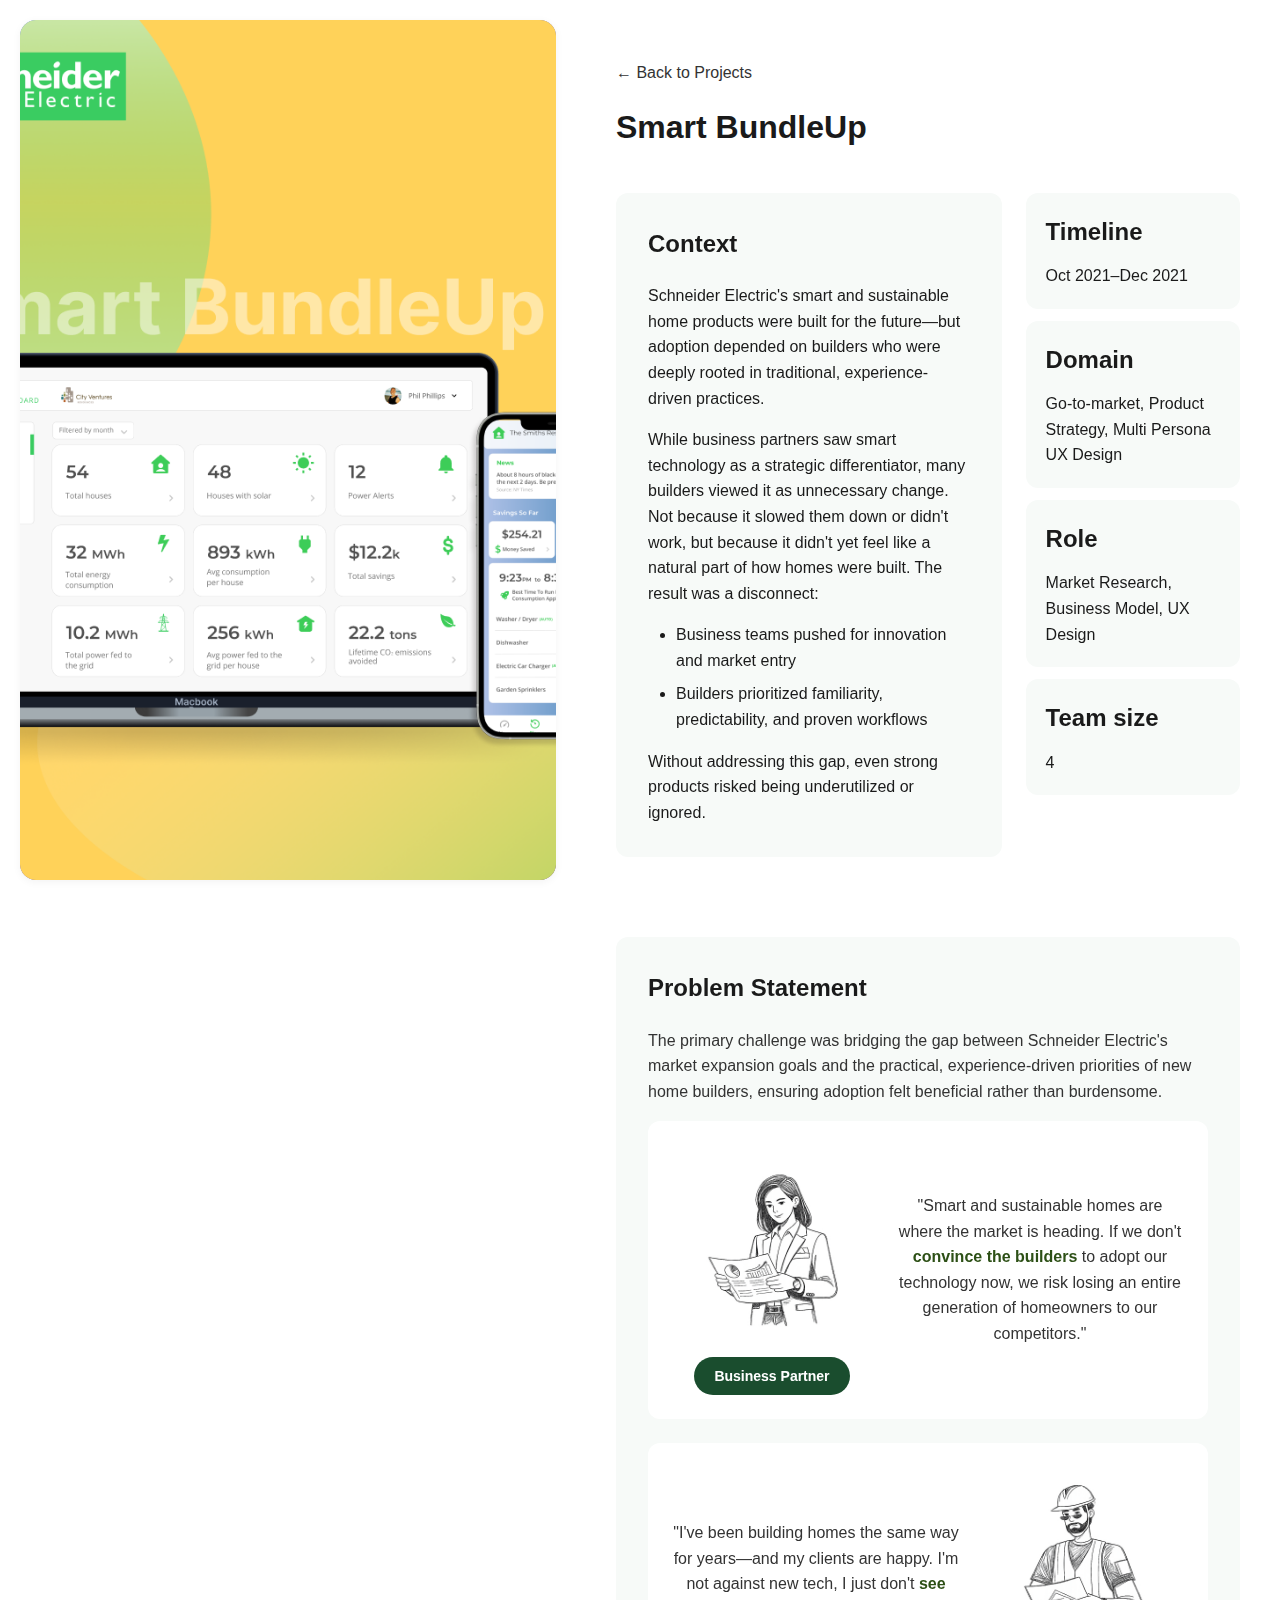
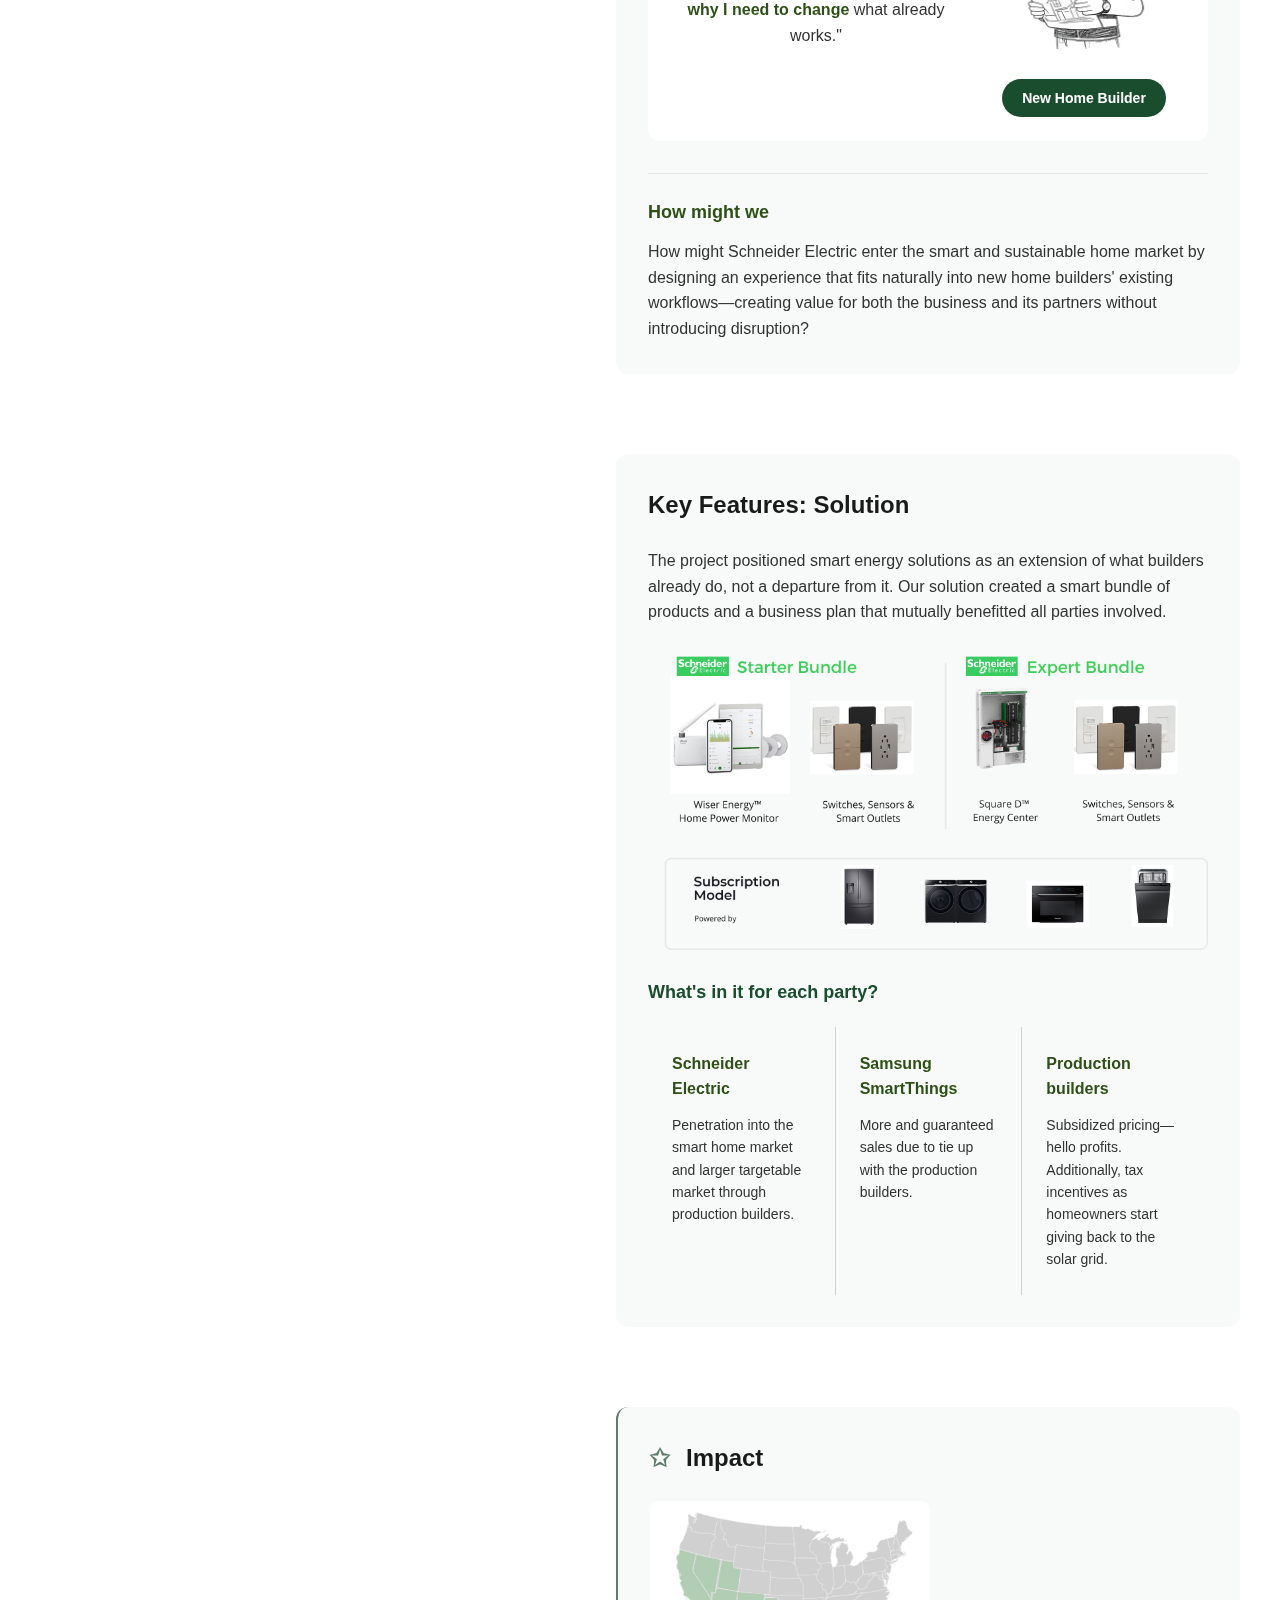
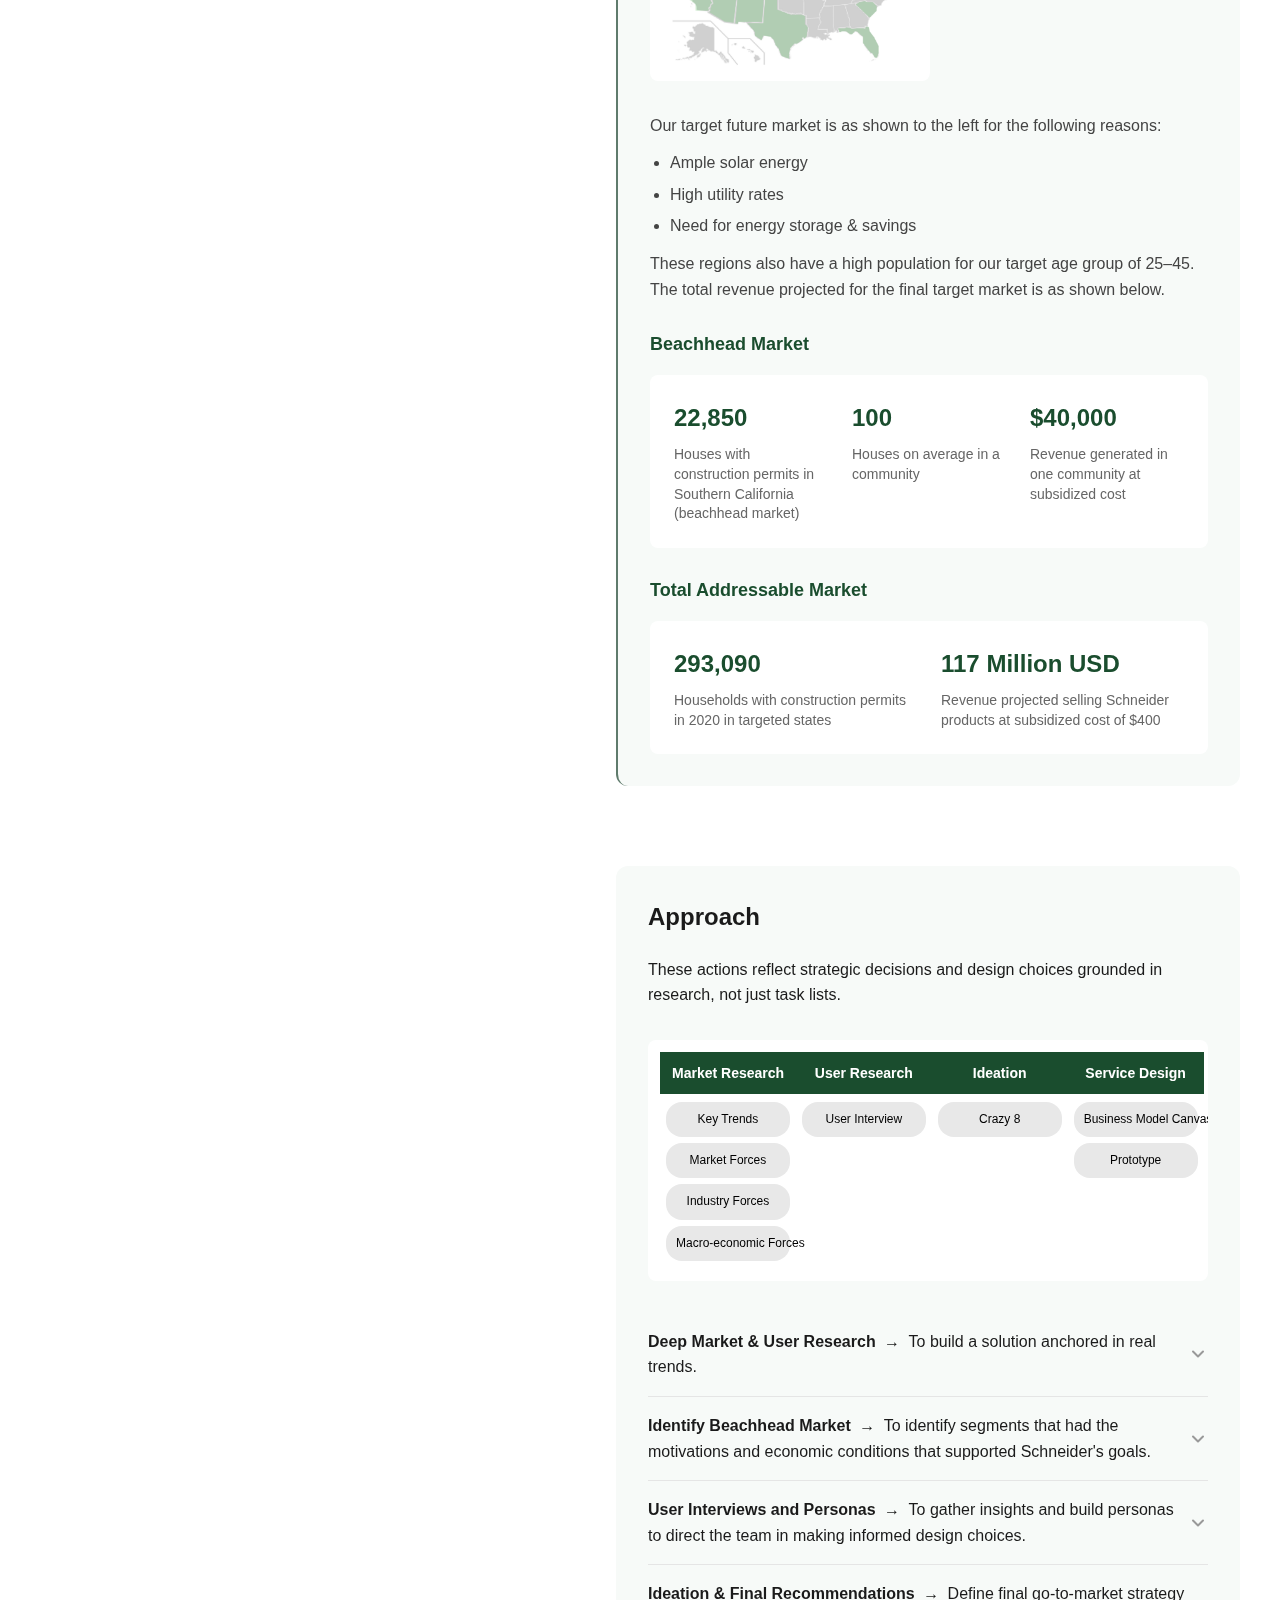
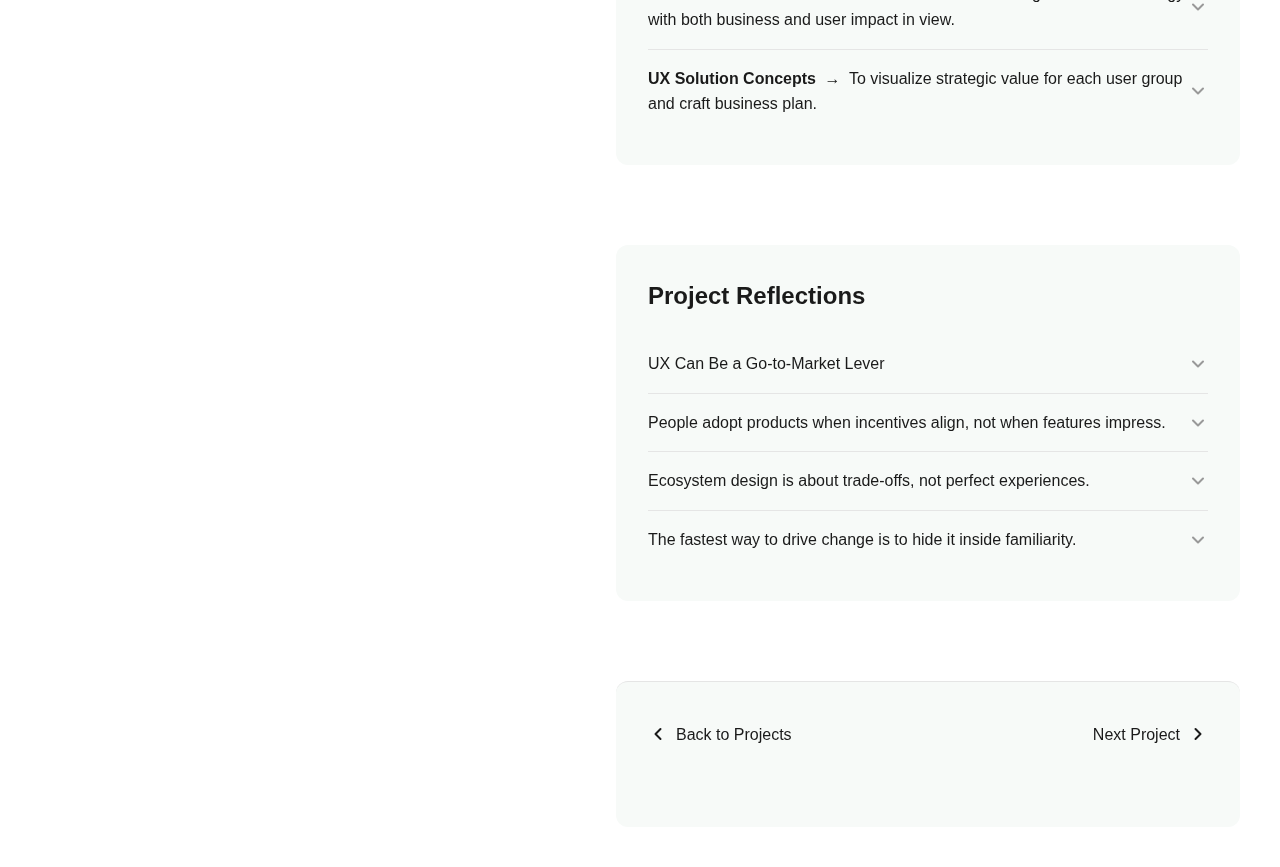
<file: projects/smart-bundleup.html>
<!DOCTYPE html>
<html lang="en">
<head>
    <meta charset="UTF-8">
    <meta name="viewport" content="width=device-width, initial-scale=1.0">
    <title>Smart BundleUp - Project</title>
    <link rel="stylesheet" href="../styles.css">
    <style>
        .project-page-container {
            display: flex;
            min-height: 100vh;
            width: 100%;
            background: #ffffff;
        }

        .project-left-column {
            width: calc(45% - 40px);
            height: calc(100vh - 40px);
            margin: 20px;
            background: linear-gradient(135deg, #667eea 0%, #764ba2 100%);
            position: fixed;
            top: 0;
            left: 0;
            display: flex;
            align-items: center;
            justify-content: center;
            overflow: hidden;
            z-index: 1;
            border-radius: 16px;
            box-shadow: 0 2px 8px rgba(0, 0, 0, 0.05);
        }

        .project-left-column img {
            width: 100%;
            height: 100%;
            object-fit: cover;
        }

        .project-left-column .figma-prototype {
            display: none;
            width: 100%;
            height: 100%;
            border: none;
            border-radius: 16px;
        }

        .project-left-column.show-figma img {
            display: none;
        }

        .project-left-column.show-figma .figma-prototype {
            display: block;
        }

        .project-right-column {
            width: 55%;
            margin-left: 45%;
            background: #ffffff;
            padding: 20px 40px;
            padding-top: 60px;
            padding-bottom: 40px;
            display: flex;
            flex-direction: column;
            min-height: 100vh;
            overflow-y: auto;
            overflow-x: hidden;
            position: relative;
            z-index: 1;
            font-family: var(--font-family);
            font-size: var(--font-size-base);
            line-height: var(--line-height-base);
            color: var(--color-text);
        }

        .project-back-link {
            color: var(--color-text);
            text-decoration: none;
            font-size: var(--font-size-base);
            font-weight: var(--font-weight-medium);
            margin-bottom: 16px;
            margin-top: 0;
            display: inline-block;
            transition: color 0.2s ease;
        }

        .project-back-link:hover {
            color: #2d5016;
        }

        .project-page-title {
            font-size: var(--font-size-2xl);
            font-weight: 600;
            color: var(--color-heading);
            margin-bottom: 40px;
        }

        .project-content-wrapper {
            max-width: 1000px;
            width: 100%;
        }

        .project-section {
            margin-bottom: 80px;
        }

        .section-header {
            background: #000000;
            color: #ffffff;
            padding: 16px 24px;
            font-size: var(--font-size-xl);
            font-weight: 600;
            margin-bottom: 0;
        }

        .section-content {
            background: #ffffff;
            padding: 32px 24px;
            color: var(--color-heading);
        }

        /* Context Section with Side-by-Side Layout */
        .context-section-wrapper {
            display: flex;
            flex-direction: row;
            gap: 24px;
            margin-bottom: 80px;
        }

        .context-text-section {
            flex: 1.5;
            background: #F7FAF8;
            padding: 32px;
            border-radius: 12px;
        }

        .context-text-section h2 {
            font-size: var(--font-size-xl);
            font-weight: 600;
            color: var(--color-heading);
            margin-bottom: 20px;
        }

        .context-text-section p {
            font-size: var(--font-size-base);
            line-height: var(--line-height-base);
            margin-bottom: 16px;
            color: var(--color-heading);
        }

        .context-text-section p:last-child {
            margin-bottom: 0;
        }

        .context-text-section ul {
            font-size: var(--font-size-base);
            line-height: var(--line-height-base);
            margin: 0 0 16px 1.25em;
            padding-left: 0.5em;
            color: var(--color-heading);
        }

        .context-text-section li {
            margin-bottom: 8px;
        }

        .context-text-section li:last-child {
            margin-bottom: 0;
        }

        .metadata-sections {
            flex: 1;
            display: flex;
            flex-direction: column;
            gap: 12px;
        }

        .metadata-section {
            background: #F7FAF8;
            padding: 20px;
            border-radius: 12px;
        }

        .metadata-section h3 {
            font-size: var(--font-size-xl);
            font-weight: 600;
            color: var(--color-heading);
            margin-bottom: 12px;
        }

        .metadata-section p {
            font-size: var(--font-size-base);
            line-height: var(--line-height-base);
            color: var(--color-heading);
            margin: 0;
        }

        .comic-strip {
            display: grid;
            grid-template-columns: repeat(2, 1fr);
            gap: 8px;
            row-gap: 4px;
            margin: 0;
        }

        .comic-panel {
            display: flex;
            flex-direction: column;
            background: transparent;
            border: none;
            padding: 0;
        }

        .comic-illustration {
            width: 100%;
            min-height: 300px;
            background: transparent;
            display: flex;
            align-items: center;
            justify-content: center;
            overflow: hidden;
            flex: 1;
        }

        .comic-illustration img {
            width: 100%;
            height: 100%;
            object-fit: contain;
        }

        .problem-question {
            font-size: var(--font-size-xl);
            font-weight: 600;
            color: var(--color-heading);
            margin-top: 32px;
            line-height: var(--line-height-base);
        }

        .problem-quote {
            font-size: var(--font-size-lg);
            font-weight: 600;
            color: var(--color-heading);
            margin: 24px 0 32px 0;
            padding: 0 0 0 20px;
            border-left: 4px solid #5F7B6C;
            line-height: var(--line-height-tight);
            font-style: italic;
        }

        .problem-challenge {
            font-size: var(--font-size-base);
            line-height: var(--line-height-base);
            color: var(--color-text);
            margin: 0 0 32px 0;
        }

        .problem-perspectives {
            display: flex;
            flex-direction: column;
            gap: 24px;
            margin-bottom: 32px;
        }

        .problem-perspective-card {
            display: flex;
            align-items: center;
            gap: 24px;
            padding: 24px;
            background: #ffffff;
            border-radius: 12px;
        }

        .problem-perspective-card-reverse {
            flex-direction: row-reverse;
        }

        .problem-perspective-visual {
            flex: 0 0 200px;
            display: flex;
            flex-direction: column;
            align-items: center;
            gap: 12px;
        }

        .problem-perspective-illustration {
            max-width: 200px;
            max-height: 200px;
            display: flex;
            align-items: center;
            justify-content: center;
        }

        .problem-perspective-illustration img {
            max-width: 100%;
            max-height: 200px;
            width: auto;
            height: auto;
            object-fit: contain;
            image-rendering: auto;
        }

        .problem-perspective-label {
            display: inline-block;
            background: #1a4d2e;
            color: #ffffff;
            padding: 8px 20px;
            border-radius: 999px;
            font-size: var(--font-size-sm);
            font-weight: 600;
        }

        .problem-perspective-quote {
            flex: 1;
            font-size: var(--font-size-base);
            line-height: var(--line-height-base);
            color: var(--color-text);
            margin: 0;
            text-align: center;
        }

        .problem-highlight {
            color: #2d5016;
            font-weight: 600;
        }

        .problem-hmw {
            margin-top: 32px;
            padding-top: 24px;
            border-top: 1px solid #e5e5e5;
        }

        .problem-hmw-heading {
            font-size: var(--font-size-md);
            font-weight: 700;
            color: #2d5016;
            margin: 0 0 12px 0;
        }

        .problem-hmw-question {
            font-size: var(--font-size-base);
            line-height: var(--line-height-base);
            color: var(--color-text);
            margin: 0;
        }

        /* Problem Statement section content background */
        #problem-statement .section-content {
            background: #F7FAF8;
            padding: 32px;
            border-radius: 12px;
        }

        #problem-statement .section-content h2 {
            font-size: var(--font-size-xl);
            font-weight: 600;
            color: var(--color-heading);
            margin-bottom: 20px;
        }

        #problem-statement .section-header {
            display: none;
        }

        /* Persona Card Styling */
        .persona-card {
            display: flex;
            gap: 40px;
            margin-bottom: 40px;
            padding: 32px;
            background: #ffffff;
            border-radius: 12px;
        }

        .persona-content {
            flex: 1;
        }

        .persona-header {
            font-size: var(--font-size-xs);
            font-weight: 600;
            color: var(--color-text-muted);
            text-transform: uppercase;
            letter-spacing: 1px;
            margin-bottom: 20px;
        }

        .persona-quote {
            font-size: var(--font-size-base);
            line-height: var(--line-height-base);
            color: var(--color-heading);
            margin: 0;
        }

        .persona-quote strong {
            color: #2d5016;
            font-weight: 600;
        }

        .persona-image-container {
            flex: 0 0 220px;
            display: flex;
            flex-direction: column;
            align-items: center;
            justify-content: flex-start;
        }

        .persona-illustration {
            width: 100%;
            max-width: 200px;
            margin-bottom: 16px;
        }

        .persona-illustration img {
            width: 100%;
            height: auto;
            display: block;
        }

        .persona-tag {
            background: #1a4d7a;
            color: #ffffff;
            padding: 8px 16px;
            border-radius: 20px;
            font-size: var(--font-size-sm);
            font-weight: var(--font-weight-medium);
            text-align: center;
        }

        /* How might we and Constraints sections */
        .problem-subsection {
            margin-top: 32px;
        }

        .problem-subsection h3 {
            font-size: var(--font-size-base);
            font-weight: 600;
            color: #2d5016;
            margin-bottom: 12px;
        }

        .problem-subsection p {
            font-size: var(--font-size-base);
            line-height: var(--line-height-base);
            color: var(--color-heading);
            margin-bottom: 24px;
        }

        .problem-subsection p strong {
            color: #2d5016;
            font-weight: 600;
        }

        .constraints-list {
            list-style: none;
            padding: 0;
            margin: 0;
        }

        .constraints-list li {
            font-size: var(--font-size-base);
            line-height: var(--line-height-base);
            color: var(--color-text-muted);
            margin-bottom: 12px;
            padding-left: 0;
            position: relative;
        }

        .constraints-list li:before {
            content: "•";
            color: var(--color-text-muted);
            margin-right: 8px;
        }

        .constraints-list li:last-child {
            margin-bottom: 0;
        }

        .section-content p {
            font-size: var(--font-size-base);
            line-height: var(--line-height-base);
            margin-bottom: 16px;
        }

        .section-content p:last-child {
            margin-bottom: 0;
        }

        .section-content strong {
            font-weight: 600;
        }

        .star-icon {
            display: inline-block;
            margin-right: 8px;
            font-size: var(--font-size-lg);
        }

        /* Impact and Case Study Focus sections styling */
        .highlighted-section {
            background: #F7FAF8;
            border-left: 2px solid #5F7B6C;
            border-radius: 12px;
            padding: 32px;
            margin-bottom: 80px;
        }

        .highlighted-section h2 {
            font-size: var(--font-size-xl);
            font-weight: 600;
            color: var(--color-heading);
            margin-bottom: 16px;
            display: flex;
            align-items: center;
            gap: 8px;
        }

        .highlighted-section .star-icon {
            color: #5F7B6C;
            font-size: var(--font-size-xl);
            display: inline-block;
        }

        .highlighted-section p {
            font-size: var(--font-size-base);
            line-height: var(--line-height-base);
            color: var(--color-heading);
            margin: 0;
        }

        /* Impact section (Beachhead Market + Total Addressable Market) */
        .impact-section-block {
            background: #F7FAF8;
            border-left: 2px solid #5F7B6C;
            border-radius: 12px;
            padding: 32px;
            margin-bottom: 80px;
        }

        .impact-section-block h2 {
            font-size: var(--font-size-xl);
            font-weight: 600;
            color: var(--color-heading);
            margin-bottom: 24px;
            display: flex;
            align-items: center;
            gap: 8px;
        }

        .impact-section-block .star-icon {
            color: #5F7B6C;
            font-size: var(--font-size-xl);
            display: inline-block;
        }

        .impact-image-wrap {
            margin-bottom: 28px;
            max-width: 100%;
        }

        .impact-image-wrap img {
            width: 100%;
            height: auto;
            display: block;
            border-radius: 8px;
        }

        .impact-image-text-row {
            display: flex;
            flex-wrap: wrap;
            align-items: flex-start;
            gap: 32px;
            margin-bottom: 28px;
        }

        .impact-image-text-row .impact-image-wrap {
            flex: 0 1 45%;
            min-width: 280px;
            margin-bottom: 0;
        }

        .impact-intro-text {
            flex: 1 1 45%;
            min-width: 280px;
            color: #444;
            line-height: var(--line-height-base);
        }

        .impact-intro-text p {
            margin: 0 0 12px 0;
        }

        .impact-intro-text p:last-of-type {
            margin-bottom: 0;
        }

        .impact-intro-text ul {
            margin: 0 0 12px 0;
            padding-left: 1.25em;
        }

        .impact-intro-text li {
            margin-bottom: 6px;
        }

        .impact-metrics-box {
            background: #ffffff;
            border-radius: 8px;
            padding: 24px;
        }

        .impact-subsection {
            margin-bottom: 28px;
        }

        .impact-subsection:last-child {
            margin-bottom: 0;
        }

        .impact-subsection-title {
            font-size: var(--font-size-md);
            font-weight: 700;
            color: #1a4d2e;
            margin: 0 0 16px 0;
        }

        .impact-stats-row {
            display: grid;
            gap: 24px;
        }

        .impact-stats-three {
            grid-template-columns: repeat(3, 1fr);
        }

        .impact-stats-two {
            grid-template-columns: repeat(2, 1fr);
        }

        .impact-stat {
            min-width: 0;
        }

        .impact-stat-value {
            display: block;
            font-size: var(--font-size-xl);
            font-weight: 700;
            color: #1a4d2e;
            margin-bottom: 8px;
        }

        .impact-stat-label {
            display: block;
            font-size: var(--font-size-sm);
            line-height: var(--line-height-tight);
            color: var(--color-text-muted);
        }

        /* Heuristic Evaluation Comparison */
        .he-comparison {
            margin-top: 32px;
        }

        .he-comparison-title {
            font-size: var(--font-size-base);
            font-weight: var(--font-weight-normal);
            color: #2d5016;
            margin-bottom: 32px;
        }

        .he-comparison-container {
            display: flex;
            flex-direction: column;
            gap: 2px;
            background: #ffffff;
            padding: 24px;
            border-radius: 8px;
        }

        .he-section {
            width: 100%;
        }

        .he-label {
            font-size: var(--font-size-md);
            font-weight: 600;
            color: #2d5016;
            margin-bottom: 12px;
        }

        .he-scale-bar {
            width: 100%;
            height: 24px;
            background: linear-gradient(to right, 
                #E4572E 0%, #E4572E 18%, 
                transparent 18%, transparent 20%,
                #F0A800 20%, #F0A800 38%,
                transparent 38%, transparent 40%,
                #FFDE00 40%, #FFDE00 58%,
                transparent 58%, transparent 60%,
                #9CCC65 60%, #9CCC65 78%,
                transparent 78%, transparent 80%,
                #5F9C3E 80%, #5F9C3E 100%);
            border-radius: 4px;
            position: relative;
            flex-shrink: 0;
            margin-bottom: 8px;
        }

        .he-indicator {
            position: absolute;
            top: 50%;
            transform: translate(-50%, -50%);
            width: 4px;
            height: 32px;
            background: #000000;
        }

        .he-indicator.before {
            left: 0%;
        }

        .he-indicator.after {
            left: 92%;
        }

        .he-score {
            font-size: var(--font-size-base);
            font-weight: 600;
            color: var(--color-heading);
        }

        /* Approach section styling */
        .approach-section {
            background: #F7FAF8;
            border-radius: 12px;
            padding: 32px;
            margin-bottom: 80px;
        }

        .approach-section h2 {
            font-size: var(--font-size-xl);
            font-weight: 600;
            color: var(--color-heading);
            margin-bottom: 20px;
        }

        .approach-intro {
            font-size: var(--font-size-base);
            line-height: var(--line-height-base);
            color: var(--color-heading);
            margin-bottom: 32px;
            font-weight: var(--font-weight-normal);
        }

        .approach-process-diagram {
            width: 100%;
            max-width: 900px;
            margin: 2rem auto;
            overflow-x: auto;
            background: #fff;
            border-radius: 8px;
            padding: 12px;
        }
        .approach-process-diagram .process-diagram-row {
            display: flex;
            align-items: stretch;
            gap: 0;
            min-width: min-content;
        }
        .approach-process-diagram .process-stage {
            flex: 1;
            min-width: 100px;
            display: flex;
            flex-direction: column;
            align-items: stretch;
        }
        .approach-process-diagram .process-stage-header {
            background: #1a4d2e;
            color: white;
            font-size: var(--font-size-sm);
            font-weight: 600;
            padding: 10px 12px;
            text-align: center;
            white-space: nowrap;
        }
        .approach-process-diagram .process-stage-items {
            display: flex;
            flex-direction: column;
            gap: 6px;
            padding: 8px 6px;
            background: #fff;
        }
        .approach-process-diagram .process-stage-item {
            background: #e8e8e8;
            color: #000;
            font-size: var(--font-size-xs);
            padding: 8px 10px;
            border-radius: 16px;
            text-align: center;
            white-space: nowrap;
        }

        .approach-content-wrapper {
            display: flex;
            flex-direction: column;
            gap: 40px;
            align-items: center;
            width: 100%;
            min-width: 0;
        }

        .approach-analysis {
            width: 100%;
            max-width: 800px;
        }

        .approach-items {
            display: flex;
            flex-direction: column;
            gap: 0;
            width: 100%;
            min-width: 0;
        }

        .approach-method {
            margin-bottom: 0;
            cursor: pointer;
            min-width: 0;
        }

        .approach-header {
            display: flex;
            align-items: center;
            justify-content: space-between;
            padding: 16px 0;
            cursor: pointer;
            user-select: none;
            transition: color 0.3s ease;
        }

        .approach-header:hover {
            color: var(--color-heading);
        }

        .approach-header h3 {
            font-family: var(--font-family);
            font-size: var(--font-size-base);
            font-weight: 600;
            color: var(--color-heading);
            margin: 0;
            line-height: var(--line-height-base);
            flex: 1;
        }

        .approach-header h3 .approach-arrow {
            font-weight: var(--font-weight-normal);
        }

        .approach-header h3 .approach-description {
            font-weight: var(--font-weight-normal);
        }

        .approach-arrow {
            color: var(--color-heading);
            margin: 0 4px;
        }

        .approach-chevron {
            width: 20px;
            height: 20px;
            color: #999;
            transition: transform 0.3s ease, color 0.3s ease;
            flex-shrink: 0;
        }

        .approach-method.active .approach-chevron {
            transform: rotate(180deg);
        }

        .approach-header:hover .approach-chevron {
            color: var(--color-heading);
        }

        .approach-content {
            max-height: 0;
            overflow: hidden;
            transition: max-height 0.3s ease, padding 0.3s ease;
            padding: 0;
            min-width: 0;
        }

        .approach-method.active .approach-content {
            max-height: 2000px;
            padding: 16px 0;
        }

        .approach-content .what-label {
            font-size: var(--font-size-base);
            font-weight: 600;
            color: #1a4d2e;
            margin-bottom: 12px;
        }

        .env-analysis-carousel {
            position: relative;
            width: 100%;
            max-width: 100%;
            margin-top: 24px;
            overflow: hidden;
            min-width: 0;
        }

        .env-analysis-track {
            display: flex;
            width: 100%;
            transition: transform 0.3s ease;
        }

        .env-analysis-slide {
            flex: 0 0 100%;
            width: 100%;
            min-width: 0;
        }

        .env-analysis-slide img {
            width: 100%;
            height: auto;
            max-height: 420px;
            object-fit: contain;
            border-radius: 8px;
            display: block;
        }

        .env-analysis-controls {
            display: flex;
            align-items: center;
            justify-content: center;
            gap: 16px;
            margin-top: 12px;
        }

        .env-analysis-btn {
            width: 40px;
            height: 40px;
            border-radius: 50%;
            border: 1px solid rgba(0,0,0,0.15);
            background: #fff;
            color: #666;
            cursor: pointer;
            display: flex;
            align-items: center;
            justify-content: center;
            box-shadow: 0 2px 8px rgba(0,0,0,0.08);
            transition: background 0.2s, color 0.2s;
            flex-shrink: 0;
        }

        .env-analysis-btn:hover {
            background: #f0f0f0;
            color: #1a1a1a;
        }

        .env-analysis-dots {
            display: flex;
            justify-content: center;
            gap: 8px;
        }

        .env-analysis-dot {
            width: 8px;
            height: 8px;
            border-radius: 50%;
            border: none;
            background: #ccc;
            cursor: pointer;
            padding: 0;
            transition: background 0.2s;
        }

        .env-analysis-dot.active {
            background: #1a1a1a;
        }

        .persona-carousel {
            position: relative;
            width: 100%;
            max-width: 100%;
            margin-top: 24px;
            overflow: hidden;
            min-width: 0;
        }

        .persona-carousel .persona-track {
            display: flex;
            width: 100%;
            transition: transform 0.3s ease;
        }

        .persona-carousel .persona-slide {
            flex: 0 0 100%;
            width: 100%;
            min-width: 0;
        }

        .persona-carousel .persona-slide img {
            width: 100%;
            height: auto;
            max-height: 420px;
            object-fit: contain;
            border-radius: 8px;
            display: block;
        }

        .persona-controls {
            display: flex;
            align-items: center;
            justify-content: center;
            gap: 16px;
            margin-top: 12px;
        }

        .persona-btn {
            width: 40px;
            height: 40px;
            border-radius: 50%;
            border: 1px solid rgba(0,0,0,0.15);
            background: #fff;
            color: #666;
            cursor: pointer;
            display: flex;
            align-items: center;
            justify-content: center;
            box-shadow: 0 2px 8px rgba(0,0,0,0.08);
            transition: background 0.2s, color 0.2s;
            flex-shrink: 0;
        }

        .persona-btn:hover {
            background: #f0f0f0;
            color: #1a1a1a;
        }

        .persona-dots {
            display: flex;
            justify-content: center;
            gap: 8px;
        }

        .persona-dot {
            width: 8px;
            height: 8px;
            border-radius: 50%;
            border: none;
            background: #ccc;
            cursor: pointer;
            padding: 0;
            transition: background 0.2s;
        }

        .persona-dot.active {
            background: #1a1a1a;
        }

        .ideation-block {
            margin-top: 28px;
        }

        .ideation-block:first-child {
            margin-top: 0;
        }

        .ideation-block .what-label {
            margin-bottom: 12px;
        }

        .ideation-crazy8-row {
            display: flex;
            flex-wrap: wrap;
            align-items: flex-start;
            gap: 24px;
        }

        .ideation-crazy8-text {
            flex: 1 1 45%;
            min-width: 260px;
        }

        .ideation-crazy8-text p {
            margin: 0;
            font-size: var(--font-size-base);
            line-height: var(--line-height-base);
            color: var(--color-text);
        }

        .ideation-crazy8-image {
            flex: 1 1 45%;
            min-width: 260px;
            border-radius: 8px;
            overflow: hidden;
        }

        .ideation-crazy8-image img {
            width: 100%;
            height: auto;
            max-height: 420px;
            object-fit: contain;
            display: block;
        }

        .ideation-image-wrap {
            width: 100%;
            min-width: 0;
            border-radius: 8px;
            overflow: hidden;
        }

        .ideation-image-wrap img {
            width: 100%;
            height: auto;
            max-height: 420px;
            object-fit: contain;
            display: block;
        }

        .ideation-final-decision-placeholder {
            margin-top: 20px;
            border-radius: 8px;
            overflow: hidden;
            min-width: 0;
        }

        .ideation-final-decision-placeholder img {
            width: 100%;
            height: auto;
            max-height: 420px;
            object-fit: contain;
            display: block;
        }

        .bmc-image-wrap {
            margin-top: 20px;
            margin-bottom: 0;
            border-radius: 8px;
            overflow: hidden;
            min-width: 0;
            width: 100%;
            max-width: 100%;
            line-height: 0;
        }

        .bmc-image-wrap img {
            width: 100%;
            max-width: 100%;
            height: auto;
            display: block;
            vertical-align: top;
            margin-bottom: 0;
        }

        .builder-dashboard-image-wrap {
            margin-top: 20px;
            margin-bottom: 0;
            border-radius: 8px;
            overflow: hidden;
            min-width: 0;
            width: 100%;
            max-width: 100%;
            line-height: 0;
            background: #ffffff;
            padding: 20px;
        }

        .builder-dashboard-image-wrap img {
            width: 100%;
            max-width: 100%;
            height: auto;
            display: block;
            vertical-align: top;
            margin-bottom: 0;
        }

        .homeowner-dashboard-section {
            margin-top: 0;
        }

        .homeowner-dashboard-row {
            display: flex;
            flex-wrap: wrap;
            align-items: flex-start;
            gap: 24px;
        }

        .homeowner-dashboard-text {
            flex: 1 1 45%;
            min-width: 260px;
        }

        .homeowner-dashboard-text p {
            margin: 0 0 12px 0;
            font-size: var(--font-size-base);
            line-height: var(--line-height-base);
            color: var(--color-text);
        }

        .homeowner-dashboard-text ul {
            margin: 0;
            padding-left: 20px;
        }

        .homeowner-dashboard-text li {
            margin-bottom: 8px;
        }

        .homeowner-dashboard-image {
            flex: 1 1 45%;
            min-width: 260px;
            border-radius: 8px;
            overflow: hidden;
            background: #ffffff;
            padding: 20px;
            display: flex;
            justify-content: center;
            align-items: center;
        }

        .homeowner-dashboard-image img {
            width: 55%;
            max-width: 55%;
            height: auto;
            display: block;
            object-fit: contain;
        }

        .tech-findings-summary {
            margin-top: 28px;
        }

        .tech-findings-summary .what-label {
            margin-bottom: 12px;
        }

        .beachhead-image-wrap {
            width: 100%;
            max-width: 100%;
            margin: 16px 0;
            border-radius: 8px;
            overflow: hidden;
            min-width: 0;
        }

        .beachhead-image-wrap img {
            width: 100%;
            height: auto;
            max-height: 400px;
            object-fit: contain;
            display: block;
        }

        .tech-findings-image-wrap {
            width: 100%;
            max-width: 100%;
            margin-bottom: 16px;
            border-radius: 8px;
            overflow: hidden;
            min-width: 0;
        }

        .tech-findings-image-wrap img {
            width: 100%;
            height: auto;
            max-height: 400px;
            object-fit: contain;
            display: block;
        }

        .approach-content .impact-intro {
            margin-top: 0;
            margin-bottom: 0;
            font-size: var(--font-size-base);
            font-weight: 400;
            color: var(--color-text-muted);
            line-height: 1.8;
        }

        .approach-content .impact-intro .impact-highlight {
            background-color: #E0FFE0;
            padding: 2px 6px;
            border-radius: 4px;
            color: inherit;
            text-decoration: none;
        }

        .approach-content .impact-intro .impact-highlight:hover {
            text-decoration: underline;
        }

        .approach-content ul {
            list-style: none;
            padding: 0;
            margin: 0;
        }

        .approach-content li {
            font-size: var(--font-size-base);
            line-height: var(--line-height-base);
            color: var(--color-heading);
            margin-bottom: 8px;
            padding-left: 20px;
            position: relative;
        }

        .approach-content li:before {
            content: "•";
            position: absolute;
            left: 0;
            color: var(--color-heading);
        }

        .approach-content li:last-child {
            margin-bottom: 0;
        }

        .approach-divider {
            height: 1px;
            background: #e5e5e5;
            margin: 0;
            border: none;
        }

        .approach-method:last-child .approach-divider {
            display: none;
        }

        .source-link {
            font-size: var(--font-size-xs);
            color: #2d5016;
            margin-bottom: 20px;
            display: block;
        }

        .source-link a {
            color: #2d5016;
            text-decoration: none;
        }

        .source-link a:hover {
            text-decoration: underline;
        }

        .outcome-screenshot {
            margin-top: 20px;
            border-radius: 8px;
            overflow: hidden;
            box-shadow: 0 4px 16px rgba(0, 0, 0, 0.1);
            position: relative;
            width: 100%;
        }

        .outcome-screenshot img {
            width: 100%;
            height: auto;
            display: block;
        }

        .outcome-screenshot video {
            width: 100%;
            height: auto;
            display: block;
            border-radius: 8px;
        }

        .outcome-screenshot .sl-embed {
            width: 100% !important;
            max-width: 100%;
        }

        .outcome-screenshot iframe.sl-demo {
            width: 100% !important;
            height: 100% !important;
        }

        /* Impact cards (used in approach accordion) */
        .impact-cards {
            display: grid;
            grid-template-columns: repeat(3, 1fr);
            gap: 24px;
            margin: 24px 0;
        }
        .impact-card {
            background: #ffffff;
            padding: 24px;
            border-radius: 8px;
            text-align: center;
        }
        .impact-card .impact-value {
            font-size: var(--font-size-xl);
            font-weight: 600;
            color: #2d5016;
            display: block;
            margin-bottom: 8px;
        }
        .impact-card .impact-label {
            font-size: var(--font-size-sm);
            color: var(--color-text-muted);
            font-weight: var(--font-weight-normal);
            line-height: var(--line-height-tight);
        }

        /* Outcome section styling */
        .outcome-section {
            background: #F7FAF8;
            border-radius: 12px;
            padding: 32px;
            margin-bottom: 80px;
        }

        .outcome-section h2 {
            font-size: var(--font-size-xl);
            font-weight: 600;
            color: var(--color-heading);
            margin-bottom: 32px;
        }

        .outcome-items {
            display: flex;
            flex-direction: column;
            gap: 32px;
        }

        .outcome-item {
            background: #ffffff;
            border-radius: 8px;
            padding: 24px;
        }

        .outcome-item h3 {
            font-size: var(--font-size-md);
            font-weight: 600;
            color: var(--color-heading);
            margin-bottom: 12px;
        }

        .outcome-item p {
            font-size: var(--font-size-base);
            line-height: var(--line-height-base);
            color: var(--color-heading);
            margin: 0 0 20px 0;
        }

        .outcome-item p:last-of-type {
            margin-bottom: 0;
        }

        .outcome-disclaimer {
            font-size: var(--font-size-sm);
            line-height: var(--line-height-base);
            color: var(--color-text-muted);
            font-style: italic;
            margin-top: 0;
            margin-bottom: 24px;
            padding: 0;
        }

        /* Key Features: Solution section */
        .solution-section {
            background: #F7FAF8;
            border-radius: 12px;
            padding: 32px;
            margin-bottom: 80px;
        }

        .solution-section h2 {
            font-size: var(--font-size-xl);
            font-weight: 600;
            color: var(--color-heading);
            margin-bottom: 24px;
        }

        .solution-intro {
            font-size: var(--font-size-base);
            line-height: var(--line-height-base);
            color: var(--color-text);
            margin: 0 0 28px 0;
        }

        .solution-image-wrap {
            margin-bottom: 28px;
            max-width: 100%;
        }

        .solution-image-wrap img {
            width: 100%;
            height: auto;
            display: block;
            border-radius: 8px;
        }

        .solution-dashboard-note {
            background: rgba(255,255,255,0.8);
            border-radius: 8px;
            padding: 16px 20px;
            margin-bottom: 28px;
            border-left: 4px solid #2d5016;
        }

        .solution-dashboard-note p {
            font-size: var(--font-size-sm);
            line-height: var(--line-height-base);
            color: var(--color-text);
            margin: 0;
        }

        .solution-whats-in-it-heading {
            font-size: var(--font-size-md);
            font-weight: 700;
            color: #1a4d2e;
            margin: 0 0 20px 0;
        }

        .solution-party-cards {
            display: grid;
            grid-template-columns: repeat(3, 1fr);
            gap: 0;
        }

        .solution-party-card {
            padding: 24px;
            min-width: 0;
        }

        .solution-party-card:nth-child(2),
        .solution-party-card:nth-child(3) {
            border-left: 1px solid #d0d0d0;
        }

        .solution-party-title {
            font-size: var(--font-size-base);
            font-weight: 700;
            color: #2d5016;
            margin: 0 0 12px 0;
        }

        .solution-party-card p {
            font-size: var(--font-size-sm);
            line-height: var(--line-height-base);
            color: var(--color-text);
            margin: 0;
        }

        .outcome-images {
            display: grid;
            grid-template-columns: 1fr 1fr;
            gap: 16px;
            margin-top: 20px;
        }

        .outcome-image-container {
            display: flex;
            flex-direction: column;
        }

        .outcome-image-label {
            font-size: var(--font-size-sm);
            font-weight: 600;
            color: var(--color-heading);
            margin-bottom: 8px;
        }

        .outcome-image-wrapper {
            overflow: hidden;
            border-radius: 8px;
        }

        .outcome-image-container img {
            width: 100%;
            height: auto;
            border-radius: 8px;
            display: block;
            transition: transform 0.3s ease;
        }

        .outcome-image-container:hover img {
            transform: scale(1.1);
        }

        .outcome-item:last-child .outcome-images {
            display: block;
            grid-template-columns: 1fr;
        }

        .outcome-item:last-child .outcome-image-container {
            width: 100%;
            max-width: 100%;
        }

        .outcome-item:last-child .outcome-image-wrapper {
            width: 100%;
            max-width: 100%;
        }

        .outcome-item:last-child .outcome-image-wrapper img {
            width: 100%;
            max-width: 100%;
        }

        .outcome-quote {
            font-size: var(--font-size-xl);
            font-weight: var(--font-weight-medium);
            font-style: italic;
            color: var(--color-heading);
            margin: 20px 0;
            padding: 0;
            line-height: var(--line-height-tight);
        }

        /* Project Reflections section styling - matching sections above */
        .reflections-section {
            background: #F7FAF8;
            padding: 32px;
            border-radius: 12px;
            margin-bottom: 80px;
        }

        .reflections-section h2 {
            font-family: var(--font-family);
            font-size: var(--font-size-xl);
            font-weight: 600;
            color: var(--color-heading);
            text-align: left;
            margin-bottom: 20px;
        }

        .reflection-items {
            display: flex;
            flex-direction: column;
            gap: 0;
        }

        .reflection-item {
            margin-bottom: 0;
        }

        .reflection-header {
            display: flex;
            align-items: center;
            justify-content: space-between;
            padding: 16px 0;
            cursor: pointer;
            user-select: none;
            -webkit-user-select: none;
        }

        .reflection-header h3 {
            font-family: var(--font-family);
            font-size: var(--font-size-base);
            font-weight: var(--font-weight-medium);
            color: var(--color-heading);
            margin: 0;
            transition: color 0.3s ease;
        }

        .reflection-chevron {
            color: #999;
            transition: transform 0.3s ease, color 0.3s ease;
            flex-shrink: 0;
        }

        .reflection-item.active .reflection-chevron {
            transform: rotate(180deg);
        }

        .reflection-header:hover .reflection-chevron {
            color: var(--color-heading);
        }

        .reflection-content {
            max-height: 0;
            overflow: hidden;
            transition: max-height 0.3s ease, padding 0.3s ease;
            padding: 0;
        }

        .reflection-item.active .reflection-content {
            max-height: 500px;
            padding: 16px 0;
        }

        .reflection-content p {
            font-family: var(--font-family);
            font-size: var(--font-size-base);
            line-height: var(--line-height-relaxed);
            color: var(--color-text-muted);
            margin: 0;
            transition: color 0.3s ease;
        }

        .reflection-content ul {
            font-family: var(--font-family);
            font-size: var(--font-size-base);
            line-height: var(--line-height-relaxed);
            color: var(--color-text-muted);
            margin: 16px 0;
            padding-left: 24px;
        }

        .reflection-content li {
            margin-bottom: 8px;
        }

        .reflection-content li:last-child {
            margin-bottom: 0;
        }

        .reflection-divider {
            height: 1px;
            background: #e5e5e5;
            width: 100%;
        }

        .reflection-item:last-child .reflection-divider {
            display: none;
        }

        /* Case Study Navigation */
        .case-study-navigation {
            display: flex;
            justify-content: space-between;
            align-items: center;
            margin-top: 80px;
            padding: 40px 32px;
            padding-bottom: 80px;
            border-top: 1px solid #e5e5e5;
            background: #F7FAF8;
            border-radius: 12px;
            margin-bottom: 0;
        }

        .nav-link {
            display: flex;
            align-items: center;
            gap: 8px;
            color: var(--color-heading);
            text-decoration: none;
            font-size: var(--font-size-base);
            font-weight: var(--font-weight-medium);
            transition: color 0.2s ease;
        }

        .nav-link:hover {
            color: #2d5016;
        }

        .nav-link.prev {
            flex-direction: row;
        }

        .nav-link.next {
            flex-direction: row-reverse;
        }

        .nav-link svg {
            width: 20px;
            height: 20px;
        }
    </style>
</head>
<body>
    <div class="project-page-container">
        <!-- Left Column: Project Image or Figma Prototype when in Key Features / Approach -->
        <div class="project-left-column" id="project-left-column">
            <img src="../images/projects/project-2.jpg" alt="Smart BundleUp - Schneider Electric">
            <iframe id="key-features-figma" class="figma-prototype" title="Figma prototype - Smart BundleUp" data-src="https://www.figma.com/embed?embed_host=share&amp;url=https%3A%2F%2Fwww.figma.com%2Fproto%2F0tg4JhNTsDFvwfBOzTIZ7J%2FPortfolio-2023%3Fpage-id%3D72%253A753%26node-id%3D72-872%26viewport%3D393%252C238%252C0.05%26t%3DWFb1Fu8uegSNiBi7-1%26scaling%3Dscale-down-width%26content-scaling%3Dfixed%26starting-point-node-id%3D72%253A754%26show-proto-sidebar%3D1" allowfullscreen></iframe>
        </div>

        <!-- Right Column: Project Content -->
        <div class="project-right-column">
            <a href="../index.html#projects" class="project-back-link">← Back to Projects</a>
            <h1 class="project-page-title">Smart BundleUp</h1>
            <div class="project-content-wrapper">
                <!-- Context and Metadata Sections (Side by Side) -->
                <div class="context-section-wrapper">
                    <!-- Left Column: Context -->
                    <div class="context-text-section">
                        <h2>Context</h2>
                        <p>Schneider Electric's smart and sustainable home products were built for the future—but adoption depended on builders who were deeply rooted in traditional, experience-driven practices.</p>
                        <p>While business partners saw smart technology as a strategic differentiator, many builders viewed it as unnecessary change. Not because it slowed them down or didn't work, but because it didn't yet feel like a natural part of how homes were built. The result was a disconnect:</p>
                        <ul>
                            <li>Business teams pushed for innovation and market entry</li>
                            <li>Builders prioritized familiarity, predictability, and proven workflows</li>
                        </ul>
                        <p>Without addressing this gap, even strong products risked being underutilized or ignored.</p>
                    </div>

                    <!-- Right Column: Metadata Sections -->
                    <div class="metadata-sections">
                        <div class="metadata-section">
                            <h3>Timeline</h3>
                            <p>Oct 2021–Dec 2021</p>
                        </div>
                        <div class="metadata-section">
                            <h3>Domain</h3>
                            <p>Go-to-market, Product Strategy, Multi Persona UX Design</p>
                        </div>
                        <div class="metadata-section">
                            <h3>Role</h3>
                            <p>Market Research, Business Model, UX Design</p>
                        </div>
                        <div class="metadata-section">
                            <h3>Team size</h3>
                            <p>4</p>
                        </div>
                    </div>
                </div>

                <!-- Problem Statement Section -->
                <section class="project-section" id="problem-statement">
                    <div class="section-content">
                        <h2>Problem Statement</h2>
                        <p class="problem-challenge">The primary challenge was bridging the gap between Schneider Electric's market expansion goals and the practical, experience-driven priorities of new home builders, ensuring adoption felt beneficial rather than burdensome.</p>
                        
                        <div class="problem-perspectives">
                            <div class="problem-perspective-card">
                                <div class="problem-perspective-visual">
                                    <div class="problem-perspective-illustration" aria-hidden="true">
                                        <img src="../images/projects/smart-bundleup-business-persona.jpg" alt="Business professional with document showing charts and graphs.">
                                    </div>
                                    <span class="problem-perspective-label">Business Partner</span>
                                </div>
                                <p class="problem-perspective-quote">"Smart and sustainable homes are where the market is heading. If we don't <strong class="problem-highlight">convince the builders</strong> to adopt our technology now, we risk losing an entire generation of homeowners to our competitors."</p>
                            </div>
                            <div class="problem-perspective-card">
                                <p class="problem-perspective-quote">"I've been building homes the same way for years—and my clients are happy. I'm not against new tech, I just don't <strong class="problem-highlight">see why I need to change</strong> what already works."</p>
                                <div class="problem-perspective-visual">
                                    <div class="problem-perspective-illustration" aria-hidden="true">
                                        <img src="../images/projects/smart-bundleup-builder-persona.jpg" alt="Builder in hard hat and safety vest holding blueprint of a house.">
                                    </div>
                                    <span class="problem-perspective-label">New Home Builder</span>
                                </div>
                            </div>
                        </div>
                        
                        <div class="problem-hmw">
                            <h3 class="problem-hmw-heading">How might we</h3>
                            <p class="problem-hmw-question">How might Schneider Electric enter the smart and sustainable home market by designing an experience that fits naturally into new home builders' existing workflows—creating value for both the business and its partners without introducing disruption?</p>
                        </div>
                    </div>
                </section>

                <!-- Key Features: Solution Section -->
                <section class="project-section" id="key-features-section">
                    <div class="solution-section">
                        <h2>Key Features: Solution</h2>
                        <p class="solution-intro">The project positioned smart energy solutions as an extension of what builders already do, not a departure from it. Our solution created a smart bundle of products and a business plan that mutually benefitted all parties involved.</p>
                        
                        <div class="solution-image-wrap">
                            <!-- Replace the src below with your solution image. Save your image as: images/projects/smart-bundleup-solution.png (or .jpg) -->
                            <img src="../images/projects/smart-bundleup-solution.jpg" alt="Smart bundle of products: Schneider Electric Starter and Expert bundles, Subscription Model powered by Samsung, and energy usage dashboard.">
                        </div>
                        
                        <h3 class="solution-whats-in-it-heading">What's in it for each party?</h3>
                        <div class="solution-party-cards">
                            <div class="solution-party-card">
                                <h4 class="solution-party-title">Schneider Electric</h4>
                                <p>Penetration into the smart home market and larger targetable market through production builders.</p>
                            </div>
                            <div class="solution-party-card">
                                <h4 class="solution-party-title">Samsung SmartThings</h4>
                                <p>More and guaranteed sales due to tie up with the production builders.</p>
                            </div>
                            <div class="solution-party-card">
                                <h4 class="solution-party-title">Production builders</h4>
                                <p>Subsidized pricing—hello profits. Additionally, tax incentives as homeowners start giving back to the solar grid.</p>
                            </div>
                        </div>
                    </div>
                </section>

                <!-- Impact Section -->
                <section class="project-section" id="impact-section">
                    <div class="impact-section-block">
                        <h2><span class="star-icon">✩</span> Impact</h2>
                        <div class="impact-image-text-row">
                            <div class="impact-image-wrap">
                                <!-- Save your impact image as: images/projects/smart-bundleup-impact.jpg (or .png) -->
                                <img src="../images/projects/smart-bundleup-impact.jpg" alt="Impact overview or visual for Smart BundleUp.">
                            </div>
                            <div class="impact-intro-text">
                                <p>Our target future market is as shown to the left for the following reasons:</p>
                                <ul>
                                    <li>Ample solar energy</li>
                                    <li>High utility rates</li>
                                    <li>Need for energy storage &amp; savings</li>
                                </ul>
                                <p>These regions also have a high population for our target age group of 25–45. The total revenue projected for the final target market is as shown below.</p>
                            </div>
                        </div>
                        <div class="impact-subsection">
                            <h3 class="impact-subsection-title">Beachhead Market</h3>
                            <div class="impact-metrics-box">
                                <div class="impact-stats-row impact-stats-three">
                                    <div class="impact-stat">
                                        <span class="impact-stat-value">22,850</span>
                                        <span class="impact-stat-label">Houses with construction permits in Southern California (beachhead market)</span>
                                    </div>
                                    <div class="impact-stat">
                                        <span class="impact-stat-value">100</span>
                                        <span class="impact-stat-label">Houses on average in a community</span>
                                    </div>
                                    <div class="impact-stat">
                                        <span class="impact-stat-value">$40,000</span>
                                        <span class="impact-stat-label">Revenue generated in one community at subsidized cost</span>
                                    </div>
                                </div>
                            </div>
                        </div>
                        <div class="impact-subsection">
                            <h3 class="impact-subsection-title">Total Addressable Market</h3>
                            <div class="impact-metrics-box">
                                <div class="impact-stats-row impact-stats-two">
                                    <div class="impact-stat">
                                        <span class="impact-stat-value">293,090</span>
                                        <span class="impact-stat-label">Households with construction permits in 2020 in targeted states</span>
                                    </div>
                                    <div class="impact-stat">
                                        <span class="impact-stat-value">117 Million USD</span>
                                        <span class="impact-stat-label">Revenue projected selling Schneider products at subsidized cost of $400</span>
                                    </div>
                                </div>
                            </div>
                        </div>
                    </div>
                </section>

                <!-- Approach Section -->
                <section class="project-section" id="approach-section">
                    <div class="approach-section">
                        <h2>Approach</h2>
                        <p class="approach-intro">These actions reflect strategic decisions and design choices grounded in research, not just task lists.</p>
                        
                        <div class="approach-process-diagram" role="img" aria-label="Process diagram: Market Research, User Research, Ideation, Service Design">
                            <div class="process-diagram-row">
                                <div class="process-stage">
                                    <div class="process-stage-header">Market Research</div>
                                    <div class="process-stage-items">
                                        <span class="process-stage-item">Key Trends</span>
                                        <span class="process-stage-item">Market Forces</span>
                                        <span class="process-stage-item">Industry Forces</span>
                                        <span class="process-stage-item">Macro-economic Forces</span>
                                    </div>
                                </div>
                                <div class="process-stage">
                                    <div class="process-stage-header">User Research</div>
                                    <div class="process-stage-items">
                                        <span class="process-stage-item">User Interview</span>
                                    </div>
                                </div>
                                <div class="process-stage">
                                    <div class="process-stage-header">Ideation</div>
                                    <div class="process-stage-items">
                                        <span class="process-stage-item">Crazy 8</span>
                                    </div>
                                </div>
                                <div class="process-stage">
                                    <div class="process-stage-header">Service Design</div>
                                    <div class="process-stage-items">
                                        <span class="process-stage-item">Business Model Canvas</span>
                                        <span class="process-stage-item">Prototype</span>
                                    </div>
                                </div>
                            </div>
                        </div>
                        
                        <div class="approach-content-wrapper">
                            <div class="approach-items">
                                <div class="approach-method">
                                    <div class="approach-header">
                                        <h3>Deep Market &amp; User Research <span class="approach-arrow">→</span> <span class="approach-description">To build a solution anchored in real trends.</span></h3>
                                        <svg class="approach-chevron" width="20" height="20" viewBox="0 0 20 20" fill="none" xmlns="http://www.w3.org/2000/svg">
                                            <path d="M5 7.5L10 12.5L15 7.5" stroke="currentColor" stroke-width="2" stroke-linecap="round" stroke-linejoin="round"/>
                                        </svg>
                                    </div>
                                    <div class="approach-content">
                                        <div class="what-label">Environment Analysis</div>
                                        <p>The problem statement was broken down into three key aspects: Business, Customer, and Technology. Environmental Analysis was identified as the most effective tool to understand these domains, helping to identify market forces, industry dynamics, macro-economic trends, and key developments in the smart and sustainable home market.</p>
                                        
                                        <div class="env-analysis-carousel">
                                            <div class="env-analysis-track">
                                                <div class="env-analysis-slide"><img src="../images/projects/smart-bundleup-env-1.jpg" alt="Environment analysis visual 1"></div>
                                                <div class="env-analysis-slide"><img src="../images/projects/smart-bundleup-env-2.jpg" alt="Environment analysis visual 2"></div>
                                                <div class="env-analysis-slide"><img src="../images/projects/smart-bundleup-env-3.jpg" alt="Environment analysis visual 3"></div>
                                                <div class="env-analysis-slide"><img src="../images/projects/smart-bundleup-env-4.jpg" alt="Environment analysis visual 4"></div>
                                            </div>
                                            <div class="env-analysis-controls">
                                                <button type="button" class="env-analysis-btn env-analysis-prev" aria-label="Previous slide">
                                                    <svg width="24" height="24" viewBox="0 0 24 24" fill="none" stroke="currentColor" stroke-width="2" stroke-linecap="round" stroke-linejoin="round"><path d="M15 18l-6-6 6-6"/></svg>
                                                </button>
                                                <div class="env-analysis-dots">
                                                    <button type="button" class="env-analysis-dot active" aria-label="Slide 1" data-index="0"></button>
                                                    <button type="button" class="env-analysis-dot" aria-label="Slide 2" data-index="1"></button>
                                                    <button type="button" class="env-analysis-dot" aria-label="Slide 3" data-index="2"></button>
                                                    <button type="button" class="env-analysis-dot" aria-label="Slide 4" data-index="3"></button>
                                                </div>
                                                <button type="button" class="env-analysis-btn env-analysis-next" aria-label="Next slide">
                                                    <svg width="24" height="24" viewBox="0 0 24 24" fill="none" stroke="currentColor" stroke-width="2" stroke-linecap="round" stroke-linejoin="round"><path d="M9 18l6-6-6-6"/></svg>
                                                </button>
                                            </div>
                                        </div>
                                    </br>
                                        <div class="tech-findings-summary">
                                            <div class="what-label">Technology Research</div>
                                            <p>Technological research was crucial for developing user-centric, implementable design solutions, while also providing insights into the type of data being collected and displayed by companies in the smart home sector. The technology research focused on:</p>
                                        <br></br>
                                            <ul>
                                                <li>Understanding Smart Hubs and Data Sources</li>
                                                <li>Analyzing trends shown in competitor products</li>
                                            </ul>
                                            <br></br>
                                            <div class="tech-findings-image-wrap">
                                                <!-- Replace with your tech findings summary image: images/projects/smart-bundleup-tech-summary.jpg -->
                                                <img src="../images/projects/smart-bundleup-tech-summary.jpg" alt="Summary of technology research findings.">
                                            </div>
                                            <p class="impact-intro">
                                                <a href="../images/projects/TechnicalReport-compressed.pdf" class="impact-highlight" target="_blank" rel="noopener noreferrer">View full report</a>
                                            </p>
                                        </div>
                                    </div>
                                    <div class="approach-divider"></div>
                                </div>
                                
                                <div class="approach-method">
                                    <div class="approach-header">
                                        <h3>Identify Beachhead Market <span class="approach-arrow">→</span> <span class="approach-description">To identify segments that had the motivations and economic conditions that supported Schneider's goals.</span></h3>
                                        <svg class="approach-chevron" width="20" height="20" viewBox="0 0 20 20" fill="none" xmlns="http://www.w3.org/2000/svg">
                                            <path d="M5 7.5L10 12.5L15 7.5" stroke="currentColor" stroke-width="2" stroke-linecap="round" stroke-linejoin="round"/>
                                        </svg>
                                    </div>
                                    <div class="approach-content">
                                        <div class="what-label">Beachhead Market</div>
                                        <p>Beachhead market was determined by considering the target user group, inclination towards sustainable power consumption, and mandate towards installing solar panels in newly built homes.</p>
                                        <div class="beachhead-image-wrap">
                                            <img src="../images/projects/beachhead.jpg" alt="Beachhead market overview.">
                                        </div>
                                        <p>Through our research we narrowed down on the <strong>age group 25 to 44</strong> due to higher inclination towards smart homes. We identified <strong>Southern California</strong> for the beachhead market due to the high population of our target age group and <strong>Title 24 Compliance</strong>, which mandates solar panels.</p>
                                        <div class="impact-cards" style="margin-top: 16px;">
                                            <div class="impact-card">
                                                <span class="impact-value">22,850</span>
                                                <span class="impact-label">Houses with construction permits in Southern California (beachhead market)</span>
                                            </div>
                                            <div class="impact-card">
                                                <span class="impact-value">100</span>
                                                <span class="impact-label">Houses on average in a community</span>
                                            </div>
                                            <div class="impact-card">
                                                <span class="impact-value">$40,000</span>
                                                <span class="impact-label">Revenue generated in one community at subsidized cost of $400</span>
                                            </div>
                                        </div>
                                    </div>
                                    <div class="approach-divider"></div>
                                </div>
                                
                                <div class="approach-method">
                                    <div class="approach-header">
                                        <h3>User Interviews and Personas <span class="approach-arrow">→</span> <span class="approach-description">To gather insights and build personas to direct the team in making informed design choices.</span></h3>
                                        <svg class="approach-chevron" width="20" height="20" viewBox="0 0 20 20" fill="none" xmlns="http://www.w3.org/2000/svg">
                                            <path d="M5 7.5L10 12.5L15 7.5" stroke="currentColor" stroke-width="2" stroke-linecap="round" stroke-linejoin="round"/>
                                        </svg>
                                    </div>
                                    <div class="approach-content">
                                        <div class="what-label">User Interviews</div>
                                        <p>New homeowners were identified as a key stakeholder alongside builders, as homeowner satisfaction directly influenced builder adoption. Semi-structured interviews with both groups were conducted, and insights were synthesized into personas.</p>
                                        <div class="persona-carousel">
                                            <div class="persona-track">
                                                <div class="persona-slide"><img src="../images/projects/smart-bundleup-persona-1.jpg" alt="Persona 1"></div>
                                                <div class="persona-slide"><img src="../images/projects/smart-bundleup-persona-2.jpg" alt="Persona 2"></div>
                                            </div>
                                            <div class="persona-controls">
                                                <button type="button" class="persona-btn persona-prev" aria-label="Previous slide">
                                                    <svg width="24" height="24" viewBox="0 0 24 24" fill="none" stroke="currentColor" stroke-width="2" stroke-linecap="round" stroke-linejoin="round"><path d="M15 18l-6-6 6-6"/></svg>
                                                </button>
                                                <div class="persona-dots">
                                                    <button type="button" class="persona-dot active" aria-label="Slide 1" data-index="0"></button>
                                                    <button type="button" class="persona-dot" aria-label="Slide 2" data-index="1"></button>
                                                </div>
                                                <button type="button" class="persona-btn persona-next" aria-label="Next slide">
                                                    <svg width="24" height="24" viewBox="0 0 24 24" fill="none" stroke="currentColor" stroke-width="2" stroke-linecap="round" stroke-linejoin="round"><path d="M9 18l6-6-6-6"/></svg>
                                                </button>
                                            </div>
                                        </div>
                                    </div>
                                    <div class="approach-divider"></div>
                                </div>
                                
                                <div class="approach-method">
                                    <div class="approach-header">
                                        <h3>Ideation &amp; Final Recommendations <span class="approach-arrow">→</span> <span class="approach-description">Define final go-to-market strategy with both business and user impact in view.</span></h3>
                                        <svg class="approach-chevron" width="20" height="20" viewBox="0 0 20 20" fill="none" xmlns="http://www.w3.org/2000/svg">
                                            <path d="M5 7.5L10 12.5L15 7.5" stroke="currentColor" stroke-width="2" stroke-linecap="round" stroke-linejoin="round"/>
                                        </svg>
                                    </div>
                                    <div class="approach-content">
                                        <div class="ideation-block">
                                            <div class="what-label">Crazy 8 Ideation</div>
                                            <div class="ideation-crazy8-row">
                                                <div class="ideation-crazy8-text">
                                                    <p>Based on insights from discovery, the team conducted a Crazy 8s ideation session, where each member rapidly generated solution concepts. Ideas were then reviewed and voted on to converge on a clear design direction.</p>
                                                </div>
                                                <div class="ideation-crazy8-image">
                                                    <img src="../images/projects/smart-bundleup-ideation-crazy8.jpg" alt="Crazy 8 ideation whiteboard with sticky notes.">
                                                </div>
                                            </div>
                                        </div>
                                        <div class="ideation-block">
                                            <div class="what-label">Final Decision</div>
                                            <p>The team recommended partnering with production builders as the primary go-to-market strategy due to its scalability and alignment with builder incentives.</p>
                                            <p>To further strengthen adoption and reduce friction, the final solution combined this approach with a strategic collaboration with Samsung, leveraging:</p>
                                            <ul>
                                                <li>Samsung's established presence in the smart home ecosystem</li>
                                                <li>Production builders' ability to scale adoption at build time</li>
                                                <li>A subscription-based model that created long-term value for both Schneider Electric and builders</li>
                                            </ul>
                                            <div class="ideation-final-decision-placeholder">
                                                <!-- Upload your Final Decision visual: images/projects/smart-bundleup-ideation-final-decision.jpg -->
                                                <img src="../images/projects/smart-bundleup-ideation-final-decision.jpg" alt="Final decision visual.">
                                            </div>
                                        </div>
                                    </div>
                                    <div class="approach-divider"></div>
                                </div>
                                
                                <div class="approach-method">
                                    <div class="approach-header">
                                        <h3>UX Solution Concepts <span class="approach-arrow">→</span> <span class="approach-description">To visualize strategic value for each user group and craft business plan.</span></h3>
                                        <svg class="approach-chevron" width="20" height="20" viewBox="0 0 20 20" fill="none" xmlns="http://www.w3.org/2000/svg">
                                            <path d="M5 7.5L10 12.5L15 7.5" stroke="currentColor" stroke-width="2" stroke-linecap="round" stroke-linejoin="round"/>
                                        </svg>
                                    </div>
                                    <div class="approach-content">
                                        <div class="what-label">Business Model Canvas</div>
                                        <p>The information on the final customer segment and the different activities required to provide valuable services to the customer were documented with the help of the Business Model Canvas.</p>
                                        <div class="bmc-image-wrap">
                                            <img src="../images/projects/bmc.jpg" alt="Business Model Canvas.">
                                        </div>
                                        <div class="what-label" style="margin-top: 28px;">New Home Builder Dashboard</div>
                                        <ul>
                                            <li>Incentivizing the new home builder to invest in smart home technology package at no cost to company</li>
                                            <li>Easy access to maintenance contractors to ensure timely services to homeowners</li>
                                            <li>Tracking environmental impact to help with marketing of home builder services</li>
                                            <li>Customer growth to view impact of new system on homeowner satisfaction in their communities</li>
                                        </ul>
                                        <div class="builder-dashboard-image-wrap">
                                            <img src="../images/projects/new-builder-dashboard.png" alt="New Home Builder Dashboard.">
                                        </div>
                                        <div class="homeowner-dashboard-section">
                                            <div class="what-label" style="margin-top: 28px;">End User Dashboard</div>
                                            <div class="homeowner-dashboard-row">
                                                <div class="homeowner-dashboard-text">
                                                    <p>A mobile interface for homeowners to increase adoption:</p>
                                                    <ul>
                                                        <li>Live tracking of current usage and backup availability</li>
                                                        <li>Detailed usage details to find source in case of sudden surge</li>
                                                        <li>Cost saving and automation capabilities</li>
                                                    </ul>
                                                </div>
                                                <div class="homeowner-dashboard-image">
                                                    <img src="../images/projects/homeowner-dashboard.png" alt="End User / Homeowner Dashboard.">
                                                </div>
                                            </div>
                                        </div>
                                    </div>
                                    <div class="approach-divider"></div>
                                </div>
                            </div>
                        </div>
                    </div>
                </section>

                <!-- Project Reflections Section -->
                <section class="project-section" id="project-reflections-section">
                    <div class="reflections-section">
                        <h2>Project Reflections</h2>
                        <div class="reflection-items">
                            <div class="reflection-item">
                                <div class="reflection-header">
                                    <h3>UX Can Be a Go-to-Market Lever</h3>
                                    <svg class="reflection-chevron" width="20" height="20" viewBox="0 0 20 20" fill="none" xmlns="http://www.w3.org/2000/svg">
                                        <path d="M5 7.5L10 12.5L15 7.5" stroke="currentColor" stroke-width="2" stroke-linecap="round" stroke-linejoin="round"/>
                                    </svg>
                                </div>
                                <div class="reflection-content">
                                    <p>This project reinforced that UX is not limited to interface design. Some of the most impactful decisions were about who we designed for and when adoption happens, not how screens look. By focusing on builders and installers—before homeowners ever interact with the product—we positioned UX as a driver of market entry, not just usability.</p>
                                </div>
                                <div class="reflection-divider"></div>
                            </div>
                            <div class="reflection-item">
                                <div class="reflection-header">
                                    <h3>People adopt products when incentives align, not when features impress.</h3>
                                    <svg class="reflection-chevron" width="20" height="20" viewBox="0 0 20 20" fill="none" xmlns="http://www.w3.org/2000/svg">
                                        <path d="M5 7.5L10 12.5L15 7.5" stroke="currentColor" stroke-width="2" stroke-linecap="round" stroke-linejoin="round"/>
                                    </svg>
                                </div>
                                <div class="reflection-content">
                                    <p>Smart and sustainable technology alone wasn't enough to drive adoption. Builders weren't resistant to innovation—they were comfortable with proven practices. Adoption depended on aligning incentives so the solution felt beneficial without requiring behavioral change.</p>
                                </div>
                                <div class="reflection-divider"></div>
                            </div>
                            <div class="reflection-item">
                                <div class="reflection-header">
                                    <h3>Ecosystem design is about trade-offs, not perfect experiences.</h3>
                                    <svg class="reflection-chevron" width="20" height="20" viewBox="0 0 20 20" fill="none" xmlns="http://www.w3.org/2000/svg">
                                        <path d="M5 7.5L10 12.5L15 7.5" stroke="currentColor" stroke-width="2" stroke-linecap="round" stroke-linejoin="round"/>
                                    </svg>
                                </div>
                                <div class="reflection-content">
                                    <p>This work challenged the idea of a single primary user. Builders, business stakeholders, and homeowners all influenced success at different stages. Designing across this ecosystem required balancing competing needs without optimizing exclusively for any one group.</p>
                                </div>
                                <div class="reflection-divider"></div>
                            </div>
                            <div class="reflection-item">
                                <div class="reflection-header">
                                    <h3>The fastest way to drive change is to hide it inside familiarity.</h3>
                                    <svg class="reflection-chevron" width="20" height="20" viewBox="0 0 20 20" fill="none" xmlns="http://www.w3.org/2000/svg">
                                        <path d="M5 7.5L10 12.5L15 7.5" stroke="currentColor" stroke-width="2" stroke-linecap="round" stroke-linejoin="round"/>
                                    </svg>
                                </div>
                                <div class="reflection-content">
                                    <p>One of the biggest insights was that innovation is easier to adopt when it feels familiar. Leveraging existing smart-home platforms and builder workflows reduced friction far more effectively than introducing something entirely new.</p>
                                </div>
                                <div class="reflection-divider"></div>
                            </div>
                        </div>
                    </div>
                </section>

                <!-- Case Study Navigation -->
                <div class="case-study-navigation">
                    <a href="../index.html#projects" class="nav-link prev">
                        <svg width="20" height="20" viewBox="0 0 20 20" fill="none" xmlns="http://www.w3.org/2000/svg">
                            <path d="M12.5 15L7.5 10L12.5 5" stroke="currentColor" stroke-width="2" stroke-linecap="round" stroke-linejoin="round"/>
                        </svg>
                        <span>Back to Projects</span>
                    </a>
                    <a href="what-the-ball-hears.html" class="nav-link next">
                        <svg width="20" height="20" viewBox="0 0 20 20" fill="none" xmlns="http://www.w3.org/2000/svg">
                            <path d="M7.5 15L12.5 10L7.5 5" stroke="currentColor" stroke-width="2" stroke-linecap="round" stroke-linejoin="round"/>
                        </svg>
                        <span>Next Project</span>
                    </a>
                </div>
            </div>
        </div>
    </div>

    <script>
        // Initialize reflection accordions - matching design values interaction
        document.addEventListener('DOMContentLoaded', () => {

            // Key Features Figma prototype swap: show prototype through Key Features, Approach, and Impact
            const keyFeaturesSection = document.getElementById('key-features-section');
            const approachSection = document.getElementById('approach-section');
            const impactSection = document.getElementById('impact-section');
            const leftColumn = document.querySelector('.project-left-column');
            const figmaPrototype = document.getElementById('key-features-figma');

            if (keyFeaturesSection && approachSection && impactSection && leftColumn && figmaPrototype) {
                // Track visibility of Key Features, Approach, and Impact (viewport-based)
                let keyFeaturesVisible = false;
                let approachVisible = false;
                let impactVisible = false;
                let figmaLoaded = false;

                const updatePrototypeVisibility = () => {
                    if (keyFeaturesVisible || approachVisible || impactVisible) {
                        leftColumn.classList.add('show-figma');
                        // Lazy-load Figma iframe when first shown (fixes embed on Netlify)
                        if (!figmaLoaded && figmaPrototype.dataset.src) {
                            figmaPrototype.src = figmaPrototype.dataset.src;
                            figmaLoaded = true;
                        }
                    } else {
                        leftColumn.classList.remove('show-figma');
                    }
                };

                // Intersection Observer for Key Features section (viewport, threshold 0.3)
                const keyFeaturesObserver = new IntersectionObserver((entries) => {
                    entries.forEach((entry) => {
                        keyFeaturesVisible = entry.isIntersecting;
                        updatePrototypeVisibility();
                    });
                }, {
                    threshold: 0.3
                });

                // Intersection Observer for Approach section (viewport, threshold 0.3)
                const approachObserver = new IntersectionObserver((entries) => {
                    entries.forEach((entry) => {
                        approachVisible = entry.isIntersecting;
                        updatePrototypeVisibility();
                    });
                }, {
                    threshold: 0.3
                });

                // Intersection Observer for Impact section (viewport, threshold 0.3)
                const impactObserver = new IntersectionObserver((entries) => {
                    entries.forEach((entry) => {
                        impactVisible = entry.isIntersecting;
                        updatePrototypeVisibility();
                    });
                }, {
                    threshold: 0.3
                });

                keyFeaturesObserver.observe(keyFeaturesSection);
                approachObserver.observe(approachSection);
                impactObserver.observe(impactSection);
            }

            // Environment Analysis carousel (4 slides, prev/next + dots)
            const carousel = document.querySelector('.env-analysis-carousel');
            if (carousel) {
                const track = carousel.querySelector('.env-analysis-track');
                const slides = carousel.querySelectorAll('.env-analysis-slide');
                const prevBtn = carousel.querySelector('.env-analysis-prev');
                const nextBtn = carousel.querySelector('.env-analysis-next');
                const dots = carousel.querySelectorAll('.env-analysis-dot');
                const total = slides.length;
                let currentIndex = 0;

                function goTo(index) {
                    currentIndex = (index + total) % total;
                    if (track) track.style.transform = 'translateX(-' + (currentIndex * 100) + '%)';
                    dots.forEach((d, i) => d.classList.toggle('active', i === currentIndex));
                }

                if (prevBtn) prevBtn.addEventListener('click', () => goTo(currentIndex - 1));
                if (nextBtn) nextBtn.addEventListener('click', () => goTo(currentIndex + 1));
                dots.forEach((dot, i) => dot.addEventListener('click', () => goTo(i)));
            }

            // Persona carousel (2 slides, prev/next + dots) - User Interviews tab
            document.querySelectorAll('.persona-carousel').forEach((carousel) => {
                const track = carousel.querySelector('.persona-track');
                const slides = carousel.querySelectorAll('.persona-slide');
                const prevBtn = carousel.querySelector('.persona-prev');
                const nextBtn = carousel.querySelector('.persona-next');
                const dots = carousel.querySelectorAll('.persona-dot');
                const total = slides.length;
                let currentIndex = 0;

                function goTo(index) {
                    currentIndex = (index + total) % total;
                    if (track) track.style.transform = 'translateX(-' + (currentIndex * 100) + '%)';
                    dots.forEach((d, i) => d.classList.toggle('active', i === currentIndex));
                }

                if (prevBtn) prevBtn.addEventListener('click', () => goTo(currentIndex - 1));
                if (nextBtn) nextBtn.addEventListener('click', () => goTo(currentIndex + 1));
                dots.forEach((dot, i) => dot.addEventListener('click', () => goTo(i)));
            });

            // Approach accordion functionality
            const approachMethods = document.querySelectorAll('.approach-method');
            approachMethods.forEach((item) => {
                const header = item.querySelector('.approach-header');
                if (header) {
                    header.addEventListener('click', (e) => {
                        e.preventDefault();
                        const isActive = item.classList.contains('active');
                        
                        // Close all items
                        approachMethods.forEach((otherItem) => {
                            otherItem.classList.remove('active');
                        });
                        
                        // Toggle current item
                        if (!isActive) {
                            item.classList.add('active');
                        }
                    });
                }
            });

            const reflectionItems = document.querySelectorAll('.reflection-item');
            reflectionItems.forEach((item) => {
                const header = item.querySelector('.reflection-header');
                if (header) {
                    header.addEventListener('click', (e) => {
                        e.preventDefault();
                        e.stopPropagation();
                        // Close other items
                        reflectionItems.forEach(otherItem => {
                            if (otherItem !== item) {
                                otherItem.classList.remove('active');
                            }
                        });
                        // Toggle current item
                        item.classList.toggle('active');
                    });
                    header.style.cursor = 'pointer';
                }
            });
        });
    </script>
</body>
</html>
</file>
<file: styles.css>
/* Single typography system for all pages */
:root {
    --font-family: -apple-system, BlinkMacSystemFont, 'Segoe UI', Roboto, Oxygen, Ubuntu, Cantarell, sans-serif;
    --font-size-xs: 12px;
    --font-size-sm: 14px;
    --font-size-base: 16px;
    --font-size-md: 18px;
    --font-size-lg: 20px;
    --font-size-xl: 24px;
    --font-size-2xl: 32px;
    --font-size-3xl: 36px;
    --font-size-4xl: 60px;
    --line-height-tight: 1.4;
    --line-height-base: 1.6;
    --line-height-relaxed: 1.8;
    --color-text: #333;
    --color-text-muted: #666;
    --color-heading: #1a1a1a;
    --font-weight-normal: 400;
    --font-weight-medium: 500;
    --font-weight-semibold: 600;
    --font-weight-bold: 700;
}

* {
    margin: 0;
    padding: 0;
    box-sizing: border-box;
}

body {
    font-family: var(--font-family);
    font-size: var(--font-size-base);
    line-height: var(--line-height-base);
    color: var(--color-text);
    overflow-x: hidden;
    margin: 0;
    padding: 0;
    background: #ffffff;
}

.container {
    display: flex;
    min-height: 100vh;
    width: 100%;
    background: #ffffff;
}

/* Left Column - Image Slider */
.left-column {
    width: calc(45% - 40px);
    height: calc(100vh - 40px);
    margin: 20px;
    background: linear-gradient(135deg, #667eea 0%, #764ba2 100%);
    position: fixed;
    top: 0;
    left: 0;
    display: flex;
    align-items: center;
    justify-content: center;
    overflow: hidden;
    z-index: 1;
    border-radius: 16px;
    box-shadow: 0 2px 8px rgba(0, 0, 0, 0.05);
    transition: clip-path 0.3s ease;
}

.left-column.home-shape {
    clip-path: url(#leftColumnShape);
    -webkit-clip-path: url(#leftColumnShape);
}

.selected-projects-label {
    position: fixed;
    bottom: 40px;
    left: 60px;
    font-size: var(--font-size-sm);
    font-weight: var(--font-weight-bold);
    color: var(--color-heading);
    z-index: 35;
    text-transform: uppercase;
    letter-spacing: 1.5px;
    pointer-events: none;
    display: none;
}

.left-column.home-shape ~ .selected-projects-label {
    display: block;
}

.slider-container {
    width: 100%;
    height: 100%;
    position: relative;
}

.project-indicator {
    position: absolute;
    top: 20px;
    right: 20px;
    background: rgba(255, 255, 255, 0.9);
    backdrop-filter: blur(10px);
    padding: 8px 16px;
    border-radius: 16px;
    font-size: var(--font-size-sm);
    font-weight: var(--font-weight-medium);
    color: var(--color-text);
    z-index: 20;
    white-space: nowrap;
}

.slider-wrapper {
    width: 100%;
    height: 100%;
    position: relative;
}

.slide {
    position: absolute;
    top: 0;
    left: 0;
    width: 100%;
    height: 100%;
    opacity: 0;
    transition: opacity 1s ease-in-out;
    display: flex;
    align-items: center;
    justify-content: center;
    cursor: pointer;
    pointer-events: none;
}

.slide.active {
    opacity: 1;
    pointer-events: auto;
}

.slide img {
    width: 100%;
    height: 100%;
    object-fit: cover;
    transition: transform 0.3s ease, filter 0.3s ease;
}

.slide.project-slide {
    cursor: pointer;
}

.slide-overlay {
    position: absolute;
    top: 0;
    left: 0;
    right: 0;
    bottom: 0;
    background: rgba(0, 0, 0, 0.7);
    backdrop-filter: blur(4px);
    -webkit-backdrop-filter: blur(4px);
    display: flex;
    align-items: center;
    justify-content: center;
    opacity: 0;
    transition: opacity 0.3s ease;
    z-index: 10;
    pointer-events: none;
}

.slide:hover .slide-overlay {
    opacity: 1;
}

.slide.active:hover .slide-overlay {
    opacity: 1;
}

.slide:hover img {
    transform: scale(1.05);
    filter: blur(2px);
}

.slide.active:hover img {
    transform: scale(1.05);
    filter: blur(2px);
}

.slide-hover-description {
    color: #ffffff;
    font-size: var(--font-size-md);
    font-weight: var(--font-weight-normal);
    line-height: var(--line-height-tight);
    text-align: center;
    margin: 0;
    max-width: 90%;
    padding: 24px;
}


/* Single Photo Container (for About page) */
.single-photo-container {
    width: 100%;
    height: 100%;
    display: flex;
    align-items: center;
    justify-content: center;
    position: relative;
    overflow: hidden;
}

.single-photo-container img {
    width: 100%;
    height: 100%;
    object-fit: cover;
    transition: transform 0.3s ease, filter 0.3s ease;
}

.single-photo-container .slide-overlay {
    position: absolute;
    top: 0;
    left: 0;
    right: 0;
    bottom: 0;
    background: rgba(0, 0, 0, 0.7);
    backdrop-filter: blur(4px);
    display: flex;
    align-items: center;
    justify-content: center;
    opacity: 0;
    transition: opacity 0.3s ease;
    z-index: 5;
    pointer-events: none;
}

/* Don't show overlay on image hover - only on project row hover */
.single-photo-container:hover .slide-overlay {
    opacity: 0;
}

.single-photo-container:hover img {
    transform: none;
    filter: none;
}

/* Overlay only visible when project row is hovered */
.single-photo-container.project-hovered .slide-overlay {
    opacity: 1;
}

.single-photo-container.project-hovered img {
    transform: scale(1.05);
    filter: blur(2px);
}

/* Projects Slider Container */
.projects-slider-container {
    width: 100%;
    height: 100%;
    position: relative;
}

.projects-slider-wrapper {
    width: 100%;
    height: 100%;
    position: relative;
}

.projects-slide {
    position: absolute;
    top: 0;
    left: 0;
    width: 100%;
    height: 100%;
    opacity: 0;
    transition: opacity 1s ease-in-out;
    display: flex;
    align-items: center;
    justify-content: center;
    cursor: pointer;
    pointer-events: none;
}

.projects-slide.active {
    opacity: 1;
    pointer-events: auto;
}

.projects-slide img {
    width: 100%;
    height: 100%;
    object-fit: cover;
    transition: transform 0.3s ease, filter 0.3s ease;
    transform: none;
    filter: none;
}

.projects-slide .slide-overlay {
    position: absolute;
    top: 0;
    left: 0;
    right: 0;
    bottom: 0;
    background: rgba(0, 0, 0, 0.7);
    backdrop-filter: blur(4px);
    display: flex;
    align-items: center;
    justify-content: center;
    opacity: 0;
    transition: opacity 0.3s ease;
    z-index: 10;
    pointer-events: none;
}

.projects-slide:hover .slide-overlay,
.projects-slide.project-hovered .slide-overlay {
    opacity: 1;
}

.projects-slide:hover img,
.projects-slide.project-hovered img {
    transform: scale(1.05);
    filter: blur(2px);
}

.projects-slider-container .featured-badge-projects {
    position: absolute;
    top: 20px;
    right: 20px;
    display: inline-flex;
    align-items: center;
    gap: 8px;
    padding: 8px 16px;
    background: rgba(200, 210, 220, 0.3);
    backdrop-filter: blur(10px);
    border-radius: 20px;
    font-size: var(--font-size-sm);
    font-weight: 500;
    color: #ffffff;
    z-index: 20;
    border: 1px solid rgba(255, 255, 255, 0.2);
}

.projects-slider-container .featured-badge-projects svg {
    width: 16px;
    height: 16px;
    flex-shrink: 0;
}


/* Testimonial Slider Container */
.testimonial-slider-container {
    width: 100%;
    height: 100%;
    position: relative;
}

.testimonial-slider-wrapper {
    width: 100%;
    height: 100%;
    position: relative;
}

.testimonial-slide {
    position: absolute;
    top: 0;
    left: 0;
    width: 100%;
    height: 100%;
    opacity: 0;
    transition: opacity 1s ease-in-out;
    display: flex;
    align-items: center;
    justify-content: center;
}

.testimonial-slide.active {
    opacity: 1;
}

.testimonial-slide img {
    width: 100%;
    height: 100%;
    object-fit: cover;
}

/* Next Button - Apple Liquid Glass Design */
.slider-next-btn {
    position: absolute;
    right: 30px;
    bottom: 30px;
    width: 56px;
    height: 56px;
    border-radius: 50%;
    border: 1px solid rgba(255, 255, 255, 0.3);
    background: rgba(255, 255, 255, 0.15);
    backdrop-filter: blur(20px) saturate(180%);
    -webkit-backdrop-filter: blur(20px) saturate(180%);
    color: white;
    cursor: pointer;
    display: flex;
    align-items: center;
    justify-content: center;
    z-index: 10;
    transition: all 0.3s cubic-bezier(0.4, 0, 0.2, 1);
    box-shadow: 0 8px 32px rgba(0, 0, 0, 0.1),
                inset 0 1px 0 rgba(255, 255, 255, 0.2);
}

.slider-next-btn:hover {
    background: rgba(255, 255, 255, 0.25);
    border-color: rgba(255, 255, 255, 0.4);
    transform: scale(1.05);
    box-shadow: 0 12px 40px rgba(0, 0, 0, 0.15),
                inset 0 1px 0 rgba(255, 255, 255, 0.3);
}

.slider-next-btn:active {
    transform: scale(0.95);
    background: rgba(255, 255, 255, 0.2);
}

.slider-next-btn svg {
    width: 20px;
    height: 20px;
    stroke-width: 2.5;
}

.slider-indicators {
    position: absolute;
    bottom: 30px;
    left: 50%;
    transform: translateX(-50%);
    display: flex;
    gap: 8px;
    z-index: 10;
}

.indicator {
    width: 8px;
    height: 8px;
    border-radius: 50%;
    background: rgba(255, 255, 255, 0.5);
    cursor: pointer;
    transition: all 0.3s ease;
}

.indicator.active {
    background: white;
    width: 24px;
    border-radius: 16px;
}

/* Timer progress animation for projects slider only */
#projectsSliderContainer .indicator.active {
    position: relative;
    overflow: hidden;
    background: rgba(255, 255, 255, 0.5);
}

#projectsSliderContainer .indicator.active::before {
    content: '';
    position: absolute;
    top: 0;
    left: 0;
    height: 100%;
    width: 0;
    background: white;
    border-radius: 16px;
    animation: indicatorProgress 4s linear forwards;
    z-index: 1;
    will-change: width;
    pointer-events: none;
}

#projectsSliderContainer .indicator.active.paused::before {
    animation-play-state: paused;
}

@keyframes indicatorProgress {
    from {
        width: 0;
    }
    to {
        width: 100%;
    }
}

/* Right Column - Content */
.right-column {
    width: 55%;
    margin-left: 45%;
    background: #ffffff;
    padding: 20px 40px;
    padding-top: 100px; /* Add top padding to account for fixed tabs */
    display: flex;
    flex-direction: column;
    min-height: 100vh;
    overflow-y: auto;
    overflow-x: hidden;
    position: relative;
    z-index: 1;
}

/* Navigation Tabs */
.tabs {
    position: fixed;
    top: 0;
    left: 45%;
    right: 0;
    display: flex;
    gap: 6px;
    padding: 20px 60px;
    background: #ffffff;
    z-index: 100;
}

.tab-button {
    background: none;
    border: none;
    font-size: var(--font-size-base);
    font-weight: 500;
    color: var(--color-text-muted);
    cursor: pointer;
    padding: 10px 16px;
    border-radius: 16px;
    transition: all 0.3s ease;
    white-space: nowrap;
}

.tab-button:hover {
    color: var(--color-text);
}

.tab-button.active {
    background: #f5f5f5;
    color: var(--color-text);
}

.tab-button.active::after {
    display: none;
}

/* Tab Content */
.tab-content {
    flex: 1;
}

.tab-pane {
    display: none;
    animation: fadeIn 0.5s ease-in-out;
}

.tab-pane.active {
    display: block;
}

@keyframes fadeIn {
    from {
        opacity: 0;
        transform: translateY(10px);
    }
    to {
        opacity: 1;
        transform: translateY(0);
    }
}

.content-section {
    max-width: calc(100% - 120px);
    width: 100%;
    margin: 0 60px;
}

.headline {
    font-size: var(--font-size-3xl);
    font-weight: var(--font-weight-bold);
    line-height: var(--line-height-tight);
    margin-bottom: 30px;
    color: var(--color-heading);
}

.headline-main {
    display: block;
}

.description {
    font-size: var(--font-size-md);
    line-height: var(--line-height-relaxed);
    color: var(--color-text);
    margin-bottom: 40px;
}

/* Availability Badge */
.availability-badge {
    display: inline-flex;
    align-items: center;
    gap: 12px;
    margin-bottom: 20px;
    padding: 8px 8px;
    background: #DBEFDF;
    border-radius: 16px;
}

.badge-dot {
    width: 12px;
    height: 12px;
    border-radius: 50%;
    background: #008624;
    display: inline-block;
    flex-shrink: 0;
}

.badge-text {
    font-size: var(--font-size-sm);
    font-weight: var(--font-weight-medium);
    color: #008624;
}

/* Call to Action Button */
.cta-button {
    background: #8c9282;
    color: #ffffff;
    border: none;
    padding: 14px 28px;
    font-size: var(--font-size-base);
    font-weight: var(--font-weight-medium);
    border-radius: 16px;
    cursor: pointer;
    transition: all 0.3s ease;
    font-family: var(--font-family);
}

.cta-button:hover {
    background: #7a8070;
    transform: translateY(-1px);
}


.cta-button:active {
    transform: translateY(0);
}

/* Companies Section */
.companies-section {
    margin-top: 60px;
    padding-top: 40px;
    border-top: 1px solid #e5e5e5;
    position: relative;
    overflow: hidden;
}

.companies-wrapper {
    position: relative;
    overflow: hidden;
    display: flex;
}

.companies-wrapper::before,
.companies-wrapper::after {
    content: '';
    position: absolute;
    top: 0;
    bottom: 0;
    width: 100px;
    z-index: 2;
    pointer-events: none;
}

.companies-wrapper::before {
    left: 0;
    background: linear-gradient(to right, rgba(255, 255, 255, 1), rgba(255, 255, 255, 0));
    transition: background 0.3s ease;
}

.companies-wrapper::after {
    right: 0;
    background: linear-gradient(to left, rgba(255, 255, 255, 1), rgba(255, 255, 255, 0));
    transition: background 0.3s ease;
}



.companies-scroll {
    display: flex;
    align-items: center;
    gap: 40px;
    padding: 20px 0;
    white-space: nowrap;
    flex-shrink: 0;
}

.companies-scroll-1 {
    animation: scroll-left 35s linear infinite;
}

.companies-scroll-2 {
    animation: scroll-left 35s linear infinite;
}

@keyframes scroll-left {
    0% {
        transform: translateX(0);
    }
    100% {
        transform: translateX(-50%);
    }
}

.company-logo {
    flex-shrink: 0;
    height: 40px;
    display: flex;
    align-items: center;
    justify-content: center;
    opacity: 0.6;
    transition: opacity 0.3s ease;
}

.company-logo:hover {
    opacity: 1;
}

.company-logo img {
    max-height: 100%;
    max-width: 120px;
    width: auto;
    height: auto;
    object-fit: contain;
    filter: grayscale(100%);
    transition: filter 0.3s ease;
}

.company-logo:hover img {
    filter: grayscale(0%);
}



.single-photo-container {
    position: relative;
    width: 100%;
    height: 100%;
    display: flex;
    align-items: center;
    justify-content: center;
    overflow: hidden;
}

.single-photo-container img {
    width: 100%;
    height: 100%;
    object-fit: cover;
    transition: transform 0.3s ease, filter 0.3s ease;
}

.single-photo-container:hover .slide-overlay {
    opacity: 1;
}

.single-photo-container:hover img {
    transform: scale(1.05);
    filter: blur(2px);
}

.featured-badge-projects {
    position: absolute;
    top: 20px;
    right: 20px;
    display: inline-flex;
    align-items: center;
    gap: 8px;
    padding: 8px 16px;
    background: rgba(200, 210, 220, 0.3);
    backdrop-filter: blur(10px);
    border-radius: 20px;
    font-size: var(--font-size-sm);
    font-weight: 500;
    color: #ffffff;
    z-index: 10;
    border: 1px solid rgba(255, 255, 255, 0.2);
}

.featured-badge-projects svg {
    width: 16px;
    height: 16px;
    flex-shrink: 0;
}

.content-section h2 {
    font-size: var(--font-size-3xl);
    font-weight: 700;
    margin-bottom: 20px;
    color: var(--color-heading);
    transition: color 0.3s ease;
}

.content-section p {
    font-size: var(--font-size-md);
    line-height: 1.8;
    color: var(--color-text);
    transition: color 0.3s ease;
}



/* Testimonials Page Styles */
.testimonials-content {
    max-width: 80%;
    width: 100%;
    margin: 0 auto;
}

.testimonials-heading {
    font-size: var(--font-size-3xl);
    font-weight: 700;
    margin-bottom: 40px;
    color: var(--color-heading);
    transition: color 0.3s ease;
}


.testimonial-card-container {
    position: relative;
}

.testimonial-card {
    background: #fafcfa;
    border-radius: 16px;
    padding: 40px 32px 32px 32px;
    display: flex;
    flex-direction: column;
    position: relative;
    animation: fadeIn 0.5s ease-in-out;
}

.testimonial-quote-mark {
    font-size: var(--font-size-4xl);
    font-weight: 300;
    color: #999;
    line-height: 1;
    text-align: center;
    margin-bottom: 20px;
    font-family: Georgia, serif;
}

.testimonial-card-content {
    display: flex;
    flex-direction: column;
    gap: 40px;
    flex: 1;
    justify-content: space-between;
}

.testimonial-card-text {
    font-size: var(--font-size-md);
    line-height: 1.8;
    color: var(--color-text);
    margin: 0;
    transition: color 0.3s ease;
}

.testimonial-card-author {
    display: flex;
    flex-direction: column;
    gap: 4px;
    align-self: flex-start;
}

.testimonial-card-name {
    font-size: var(--font-size-md);
    font-weight: 500;
    color: var(--color-text-muted);
    transition: color 0.3s ease;
}

.testimonial-card-title {
    font-size: var(--font-size-md);
    color: var(--color-text-muted);
    transition: color 0.3s ease;
}


@keyframes fadeIn {
    from {
        opacity: 0;
        transform: translateY(10px);
    }
    to {
        opacity: 1;
        transform: translateY(0);
    }
}

/* About Page Styles */
.about-content {
    max-width: calc(100% - 120px);
    width: 100%;
    margin: 0 60px;
}

.about-section {
    margin-bottom: 60px;
    background: #fafcfa;
    border-radius: 16px;
    padding: 32px;
}

.about-section:last-child {
    margin-bottom: 0;
}

.about-heading {
    font-size: var(--font-size-3xl);
    font-weight: 700;
    margin-bottom: 24px;
    color: var(--color-heading);
    transition: color 0.3s ease;
}


.about-text {
    font-size: var(--font-size-md);
    line-height: 1.8;
    color: var(--color-text);
    transition: color 0.3s ease;
}


.about-text .highlight {
    color: #557A5A;
    font-weight: 500;
}


/* Design Values */
.design-values {
    display: flex;
    flex-direction: column;
    gap: 0;
}

.design-value-item {
    margin-bottom: 0;
}

.value-header {
    display: flex;
    align-items: center;
    justify-content: space-between;
    padding: 16px 0;
    cursor: pointer;
    user-select: none;
    -webkit-user-select: none;
}

.value-title-group {
    display: flex;
    flex-direction: column;
    gap: 4px;
    flex: 1;
}

.value-number {
    font-size: var(--font-size-md);
    font-weight: 500;
    color: #999;
    transition: color 0.3s ease;
}

.value-text {
    font-size: var(--font-size-md);
    font-weight: 500;
    color: var(--color-heading);
    transition: color 0.3s ease;
}



.value-chevron {
    color: #999;
    transition: transform 0.3s ease, color 0.3s ease;
    flex-shrink: 0;
}

.design-value-item.active .value-chevron {
    transform: rotate(180deg);
}

.value-header:hover .value-chevron {
    color: var(--color-heading);
}


.value-content {
    max-height: 0;
    overflow: hidden;
    transition: max-height 0.3s ease, padding 0.3s ease;
    padding: 0;
}

.design-value-item.active .value-content {
    max-height: 500px;
    padding: 16px 0;
}

.value-description {
    font-size: var(--font-size-base);
    line-height: 1.8;
    color: var(--color-text-muted);
    margin: 0;
    transition: color 0.3s ease;
}


.value-divider {
    height: 1px;
    background: #e5e5e5;
    width: 100%;
}

/* Happiness Images */
.happiness-images {
    display: grid;
    grid-template-columns: repeat(3, 1fr);
    gap: 16px;
    margin-top: 24px;
}

.happiness-image {
    width: 100%;
    aspect-ratio: 4 / 3;
    overflow: hidden;
    border-radius: 16px;
}

.happiness-image img {
    width: 100%;
    height: 100%;
    object-fit: cover;
    transition: transform 0.3s ease;
}

.happiness-image:hover img {
    transform: scale(1.05);
}

/* Responsive Design */
@media (max-width: 968px) {
    .container {
        flex-direction: column;
    }

    .left-column {
        width: 100%;
        height: 50vh;
        min-height: 400px;
        position: relative;
        margin: 0;
        border-radius: 0;
    }

    .right-column {
        width: 100%;
        margin-left: 0;
        margin-top: 0;
        margin-right: 0;
        margin-bottom: 0;
        padding: 30px 40px;
        padding-top: 100px;
        border-radius: 0;
        min-height: 100vh;
    }

    .content-section,
    .about-content,
    .testimonials-content {
        max-width: 100%;
        margin: 0;
    }

    .tabs {
        left: 0;
        padding: 15px 20px;
        gap: 8px;
        overflow-x: auto;
        -webkit-overflow-scrolling: touch;
    }

    .tabs::-webkit-scrollbar {
        display: none;
    }

    .tab-button {
        font-size: var(--font-size-sm);
        padding: 8px 16px;
        flex-shrink: 0;
    }

    .headline {
        font-size: var(--font-size-3xl);
    }

    .description {
        font-size: var(--font-size-base);
    }
}

@media (max-width: 640px) {
    .right-column {
        padding: 20px 30px;
        padding-top: 90px;
        margin: 0;
        border-radius: 0;
    }

    .tabs {
        padding: 12px 15px;
        gap: 6px;
        overflow-x: auto;
    }

    .tab-button {
        font-size: var(--font-size-xs);
        padding: 6px 12px;
    }

    .headline {
        font-size: var(--font-size-xl);
    }

    .description {
        font-size: var(--font-size-sm);
    }

    .companies-section {
        padding-top: 30px;
    }

    .companies-wrapper::before,
    .companies-wrapper::after {
        width: 60px;
    }

    .companies-scroll {
        gap: 30px;
    }

    .company-logo {
        height: 35px;
    }

    .company-logo img {
        max-width: 100px;
    }

    .slider-next-btn {
        width: 48px;
        height: 48px;
        right: 20px;
        bottom: 20px;
    }

    .slider-next-btn svg {
        width: 18px;
        height: 18px;
    }

    .about-heading {
        font-size: var(--font-size-xl);
    }

    .about-text {
        font-size: var(--font-size-base);
    }

    .happiness-images {
        grid-template-columns: 1fr;
        gap: 12px;
    }

    .value-number,
    .value-text {
        font-size: var(--font-size-base);
    }

    .testimonials-content {
        max-width: 100%;
        margin: 0;
    }

    .testimonials-heading {
        font-size: var(--font-size-xl);
        margin-bottom: 30px;
    }

    .testimonial-card {
        flex-direction: column;
        padding: 24px;
        gap: 20px;
    }

    .testimonial-card-avatar {
        width: 60px;
        height: 60px;
        align-self: flex-start;
    }

    .testimonial-card-text {
        font-size: var(--font-size-sm);
    }

    .testimonial-card-name,
    .testimonial-card-title {
        font-size: var(--font-size-sm);
    }
}

/* Projects Header */
.projects-header {
    max-width: calc(100% - 120px);
    margin: 0 60px 60px 60px;
    padding-top: 20px;
}

.projects-heading {
    font-size: var(--font-size-3xl);
    font-weight: 700;
    color: var(--color-heading);
    margin: 0 0 12px 0;
}

.projects-tagline {
    font-size: var(--font-size-md);
    color: var(--color-text-muted);
    line-height: 1.6;
    margin: 0;
}

/* Projects Scroll Container */
.projects-scroll-container {
    max-width: calc(100% - 120px);
    margin: 0 60px;
    padding: 0;
    padding-top: 20px;
    overflow-y: auto;
    max-height: calc(100vh - 200px);
    padding-right: 0;
}

/* Hide scrollbar but keep scrolling functionality */
.projects-scroll-container::-webkit-scrollbar {
    width: 0;
    background: transparent;
}

.projects-scroll-container {
    -ms-overflow-style: none; /* IE and Edge */
    scrollbar-width: none; /* Firefox */
}

/* Project Table Row Styling */
.project-row {
    display: flex;
    align-items: center;
    padding: 24px 0;
    border-top: 1px solid #F0F0F0;
    border-bottom: none;
    cursor: pointer;
    transition: all 0.3s cubic-bezier(0.4, 0, 0.2, 1);
    margin: 0;
    width: 100%;
}

.project-row:first-child {
    border-top: none;
}

.project-row:last-child {
    border-bottom: none;
}

.project-row:hover {
    background-color: #F5F5F5;
    opacity: 1;
    padding-left: 12px;
    padding-right: 12px;
    margin-left: -12px;
    margin-right: -12px;
    transform: scale(0.98);
}

.project-name {
    flex: 1;
    display: flex;
    align-items: center;
    gap: 8px;
    font-size: var(--font-size-md);
    font-weight: 500;
    color: var(--color-heading);
    text-align: left;
}

.project-name span:first-child {
    font-weight: 500;
    color: var(--color-heading);
}

.project-star {
    display: inline-block;
    flex-shrink: 0;
    width: 16px;
    height: 16px;
    margin-left: 4px;
}

.project-type {
    font-size: var(--font-size-base);
    font-weight: 400;
    color: var(--color-heading);
    text-align: left;
    margin-right: 32px;
    min-width: 200px;
    display: flex;
    align-items: center;
    gap: 8px;
}

.nda-tag {
    font-size: var(--font-size-xs);
    color: #d32f2f;
    font-weight: 600;
    padding: 3px 8px;
    border: 1px solid #d32f2f;
    border-radius: 4px;
    background: #ffebee;
}

.project-year {
    font-size: var(--font-size-base);
    font-weight: 400;
    color: var(--color-heading);
    text-align: right;
    margin-right: 16px;
    min-width: 50px;
}

.project-arrow {
    font-size: var(--font-size-base);
    font-weight: 400;
    color: var(--color-heading);
    text-align: right;
    min-width: 20px;
}

/* Responsive adjustments for Projects page */
@media (max-width: 968px) {
    .projects-scroll-container {
        margin: 0 40px;
        max-width: calc(100% - 80px);
    }

    .project-name {
        font-size: var(--font-size-base);
    }

    .project-type,
    .project-year,
    .project-arrow {
        font-size: var(--font-size-sm);
    }

    .project-type {
        min-width: 150px;
        margin-right: 24px;
    }
}

@media (max-width: 640px) {
    .projects-scroll-container {
        margin: 0 20px;
        max-width: calc(100% - 40px);
    }

    .project-row {
        flex-wrap: wrap;
        padding: 20px 0;
    }

    .project-name {
        width: 100%;
        margin-bottom: 8px;
        font-size: var(--font-size-base);
    }

    .project-type {
        margin-right: 16px;
        min-width: auto;
        font-size: var(--font-size-sm);
    }

    .project-year {
        margin-right: 12px;
        min-width: auto;
        font-size: var(--font-size-sm);
    }

    .project-arrow {
        font-size: var(--font-size-sm);
    }
}
</file>
